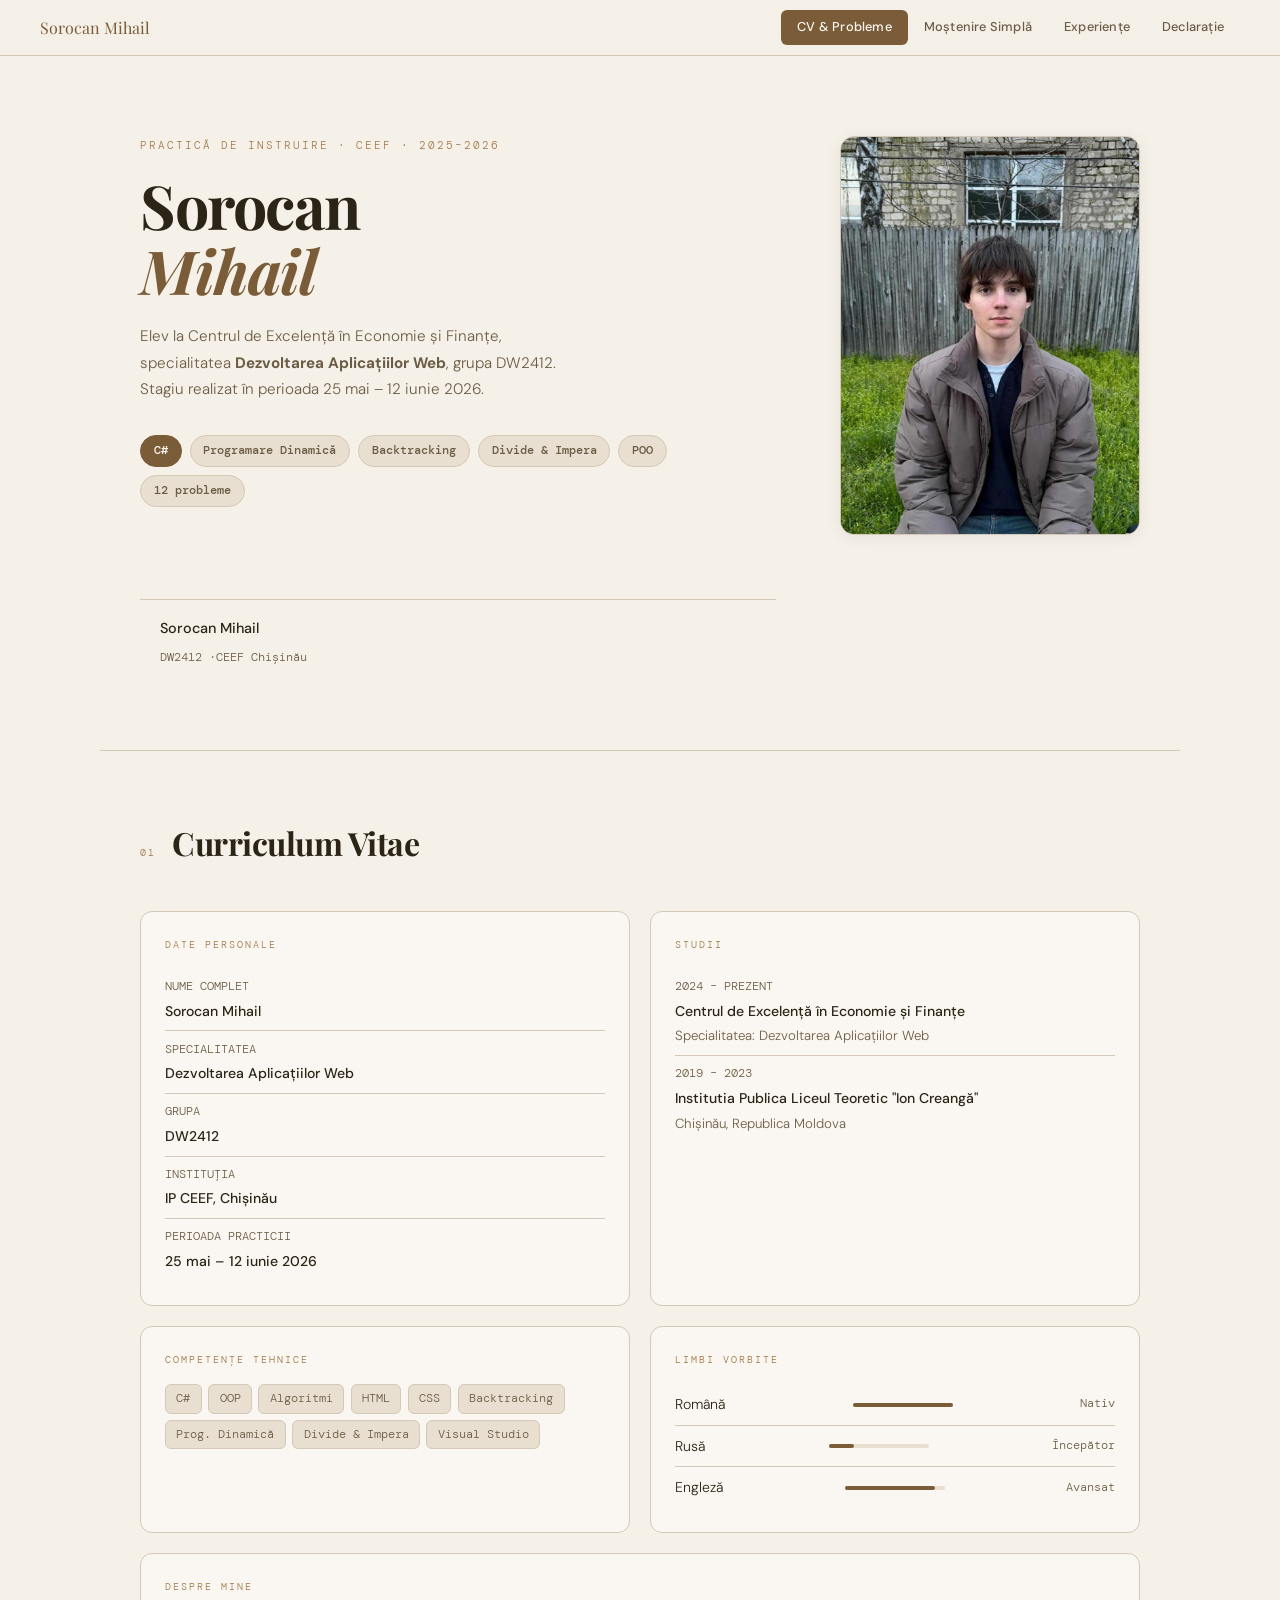
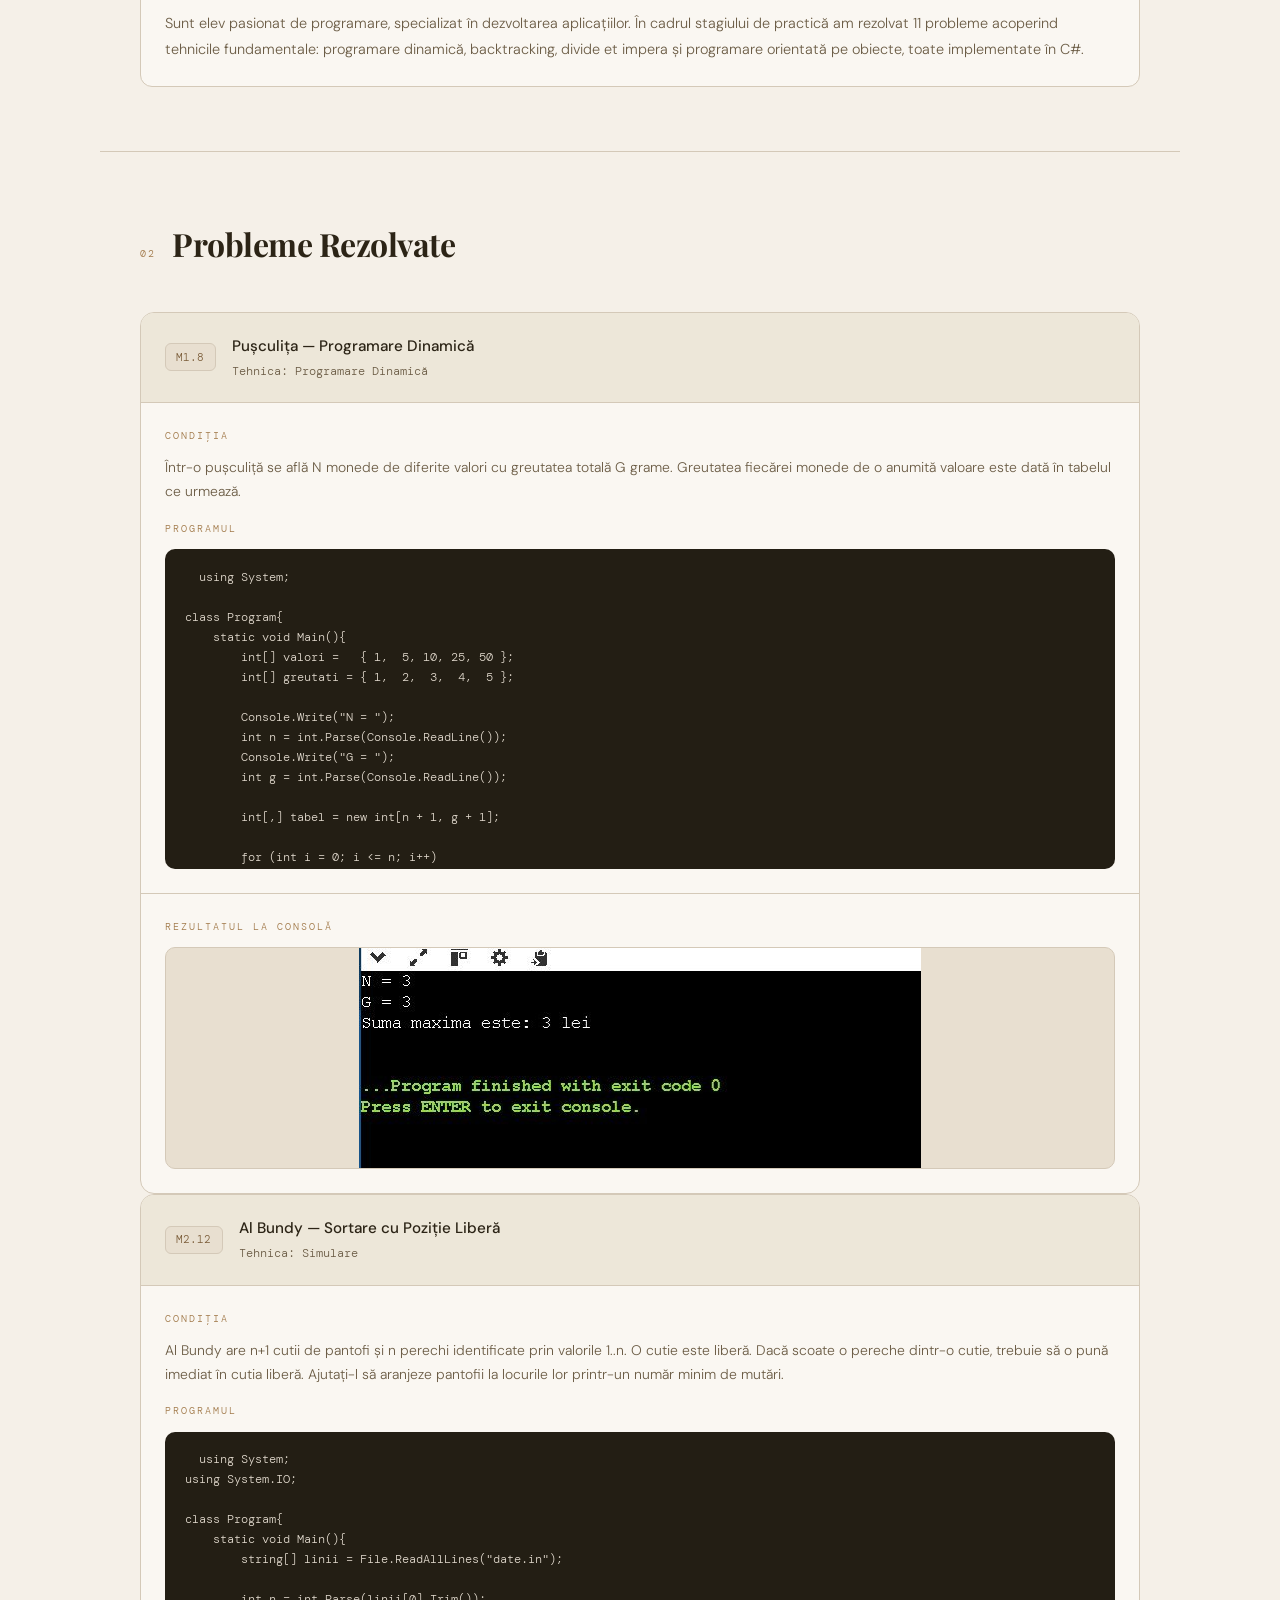
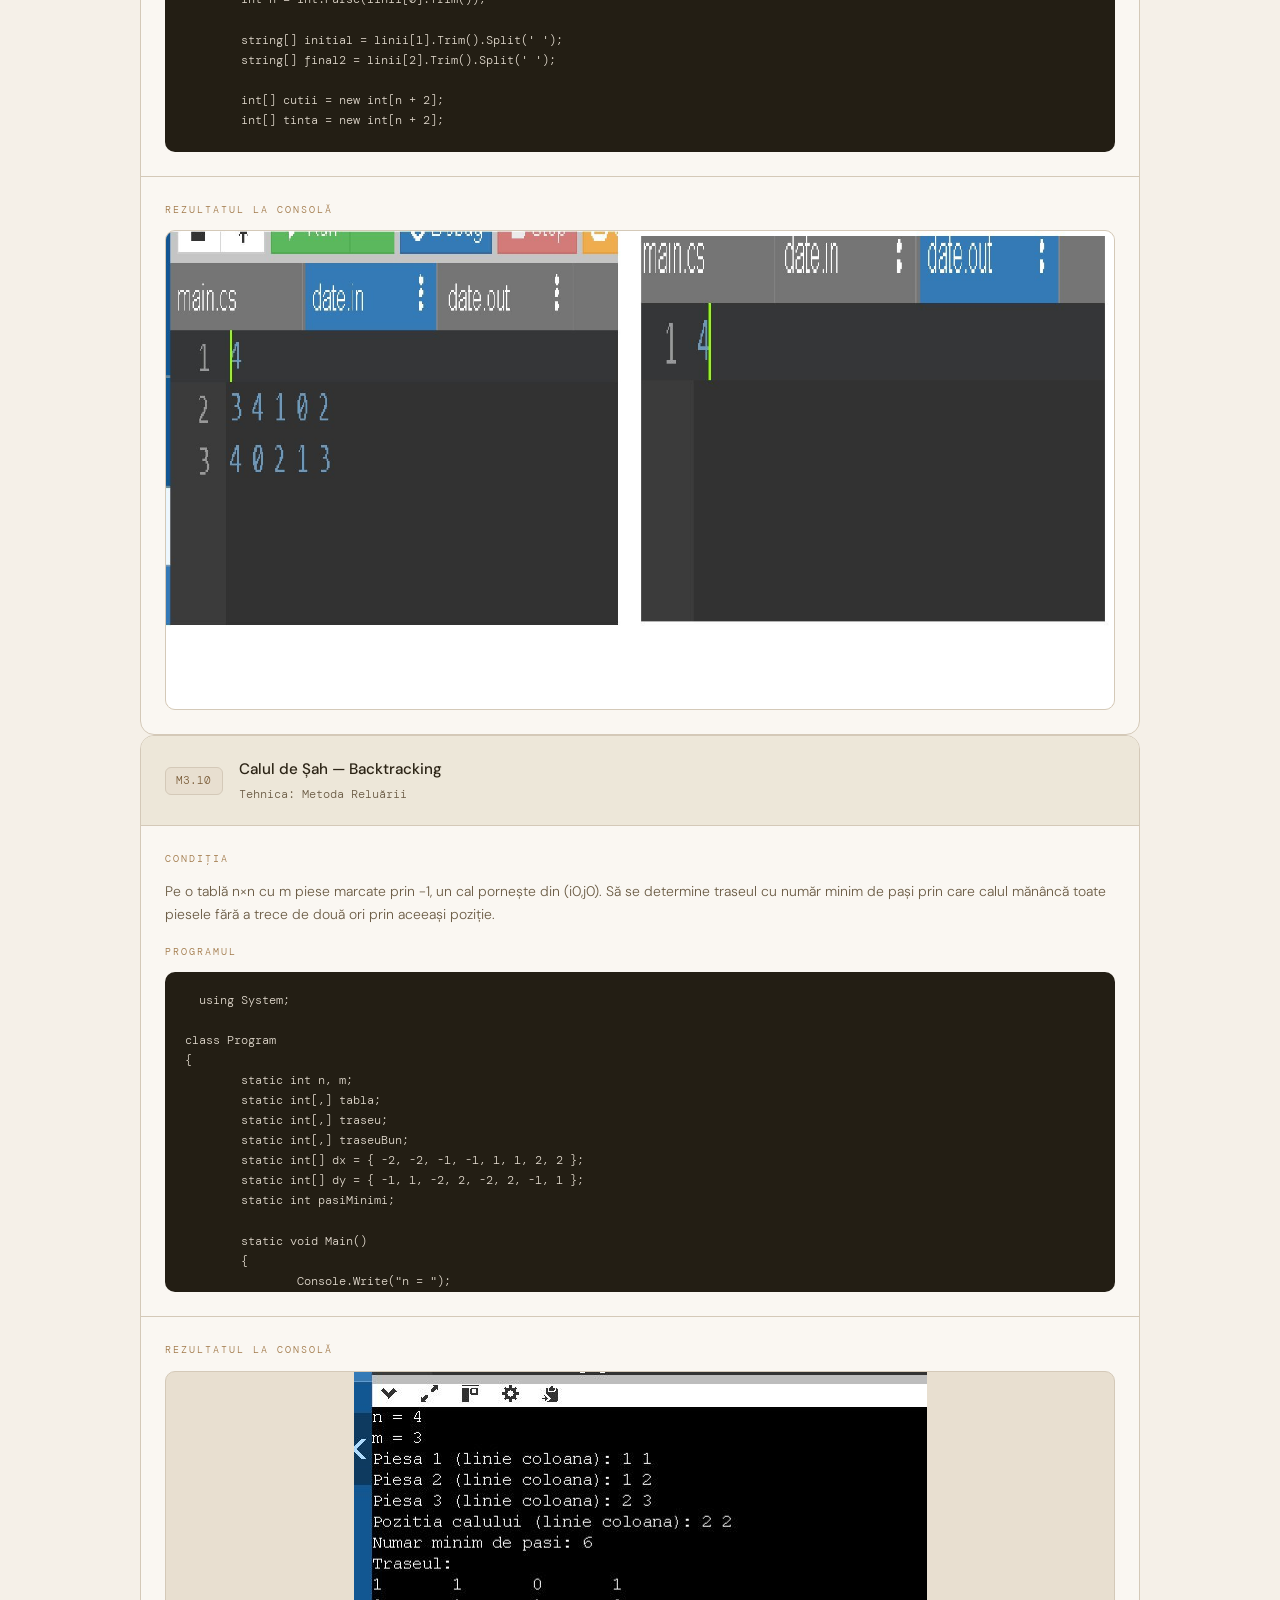
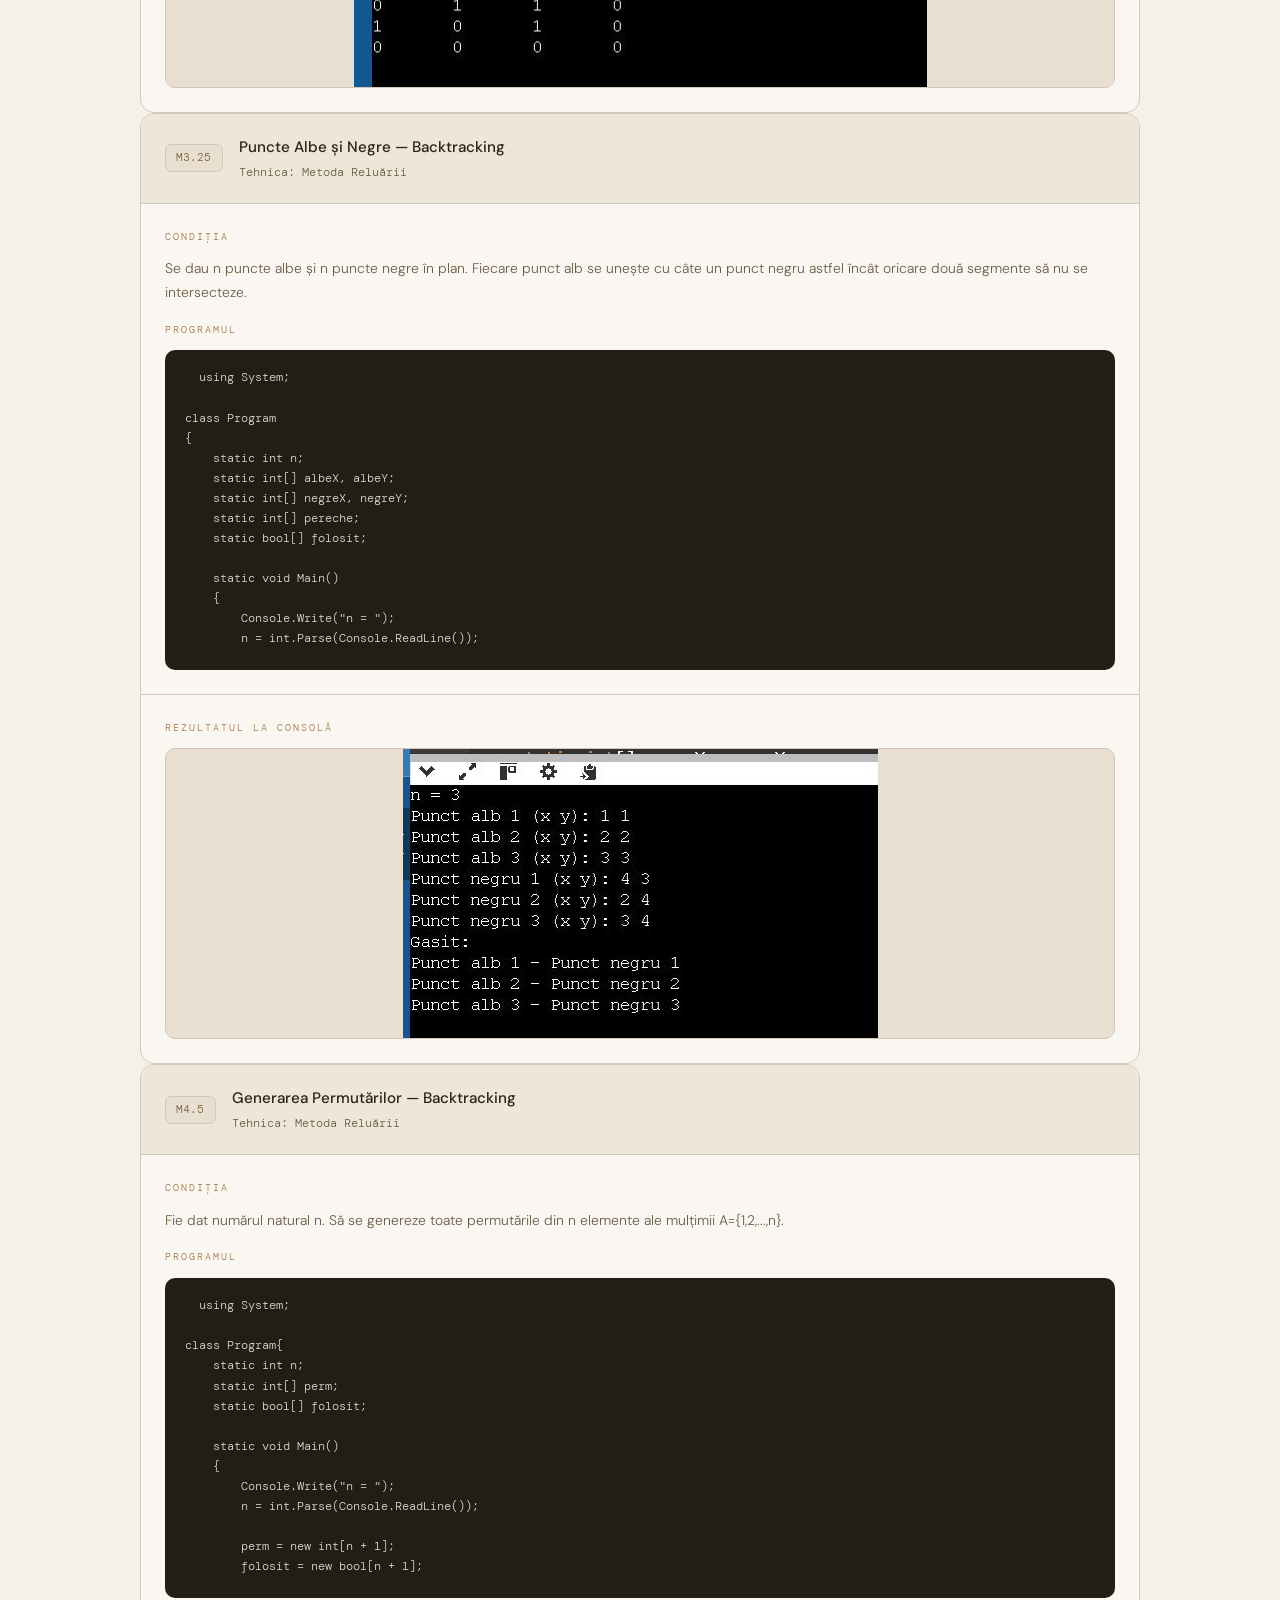
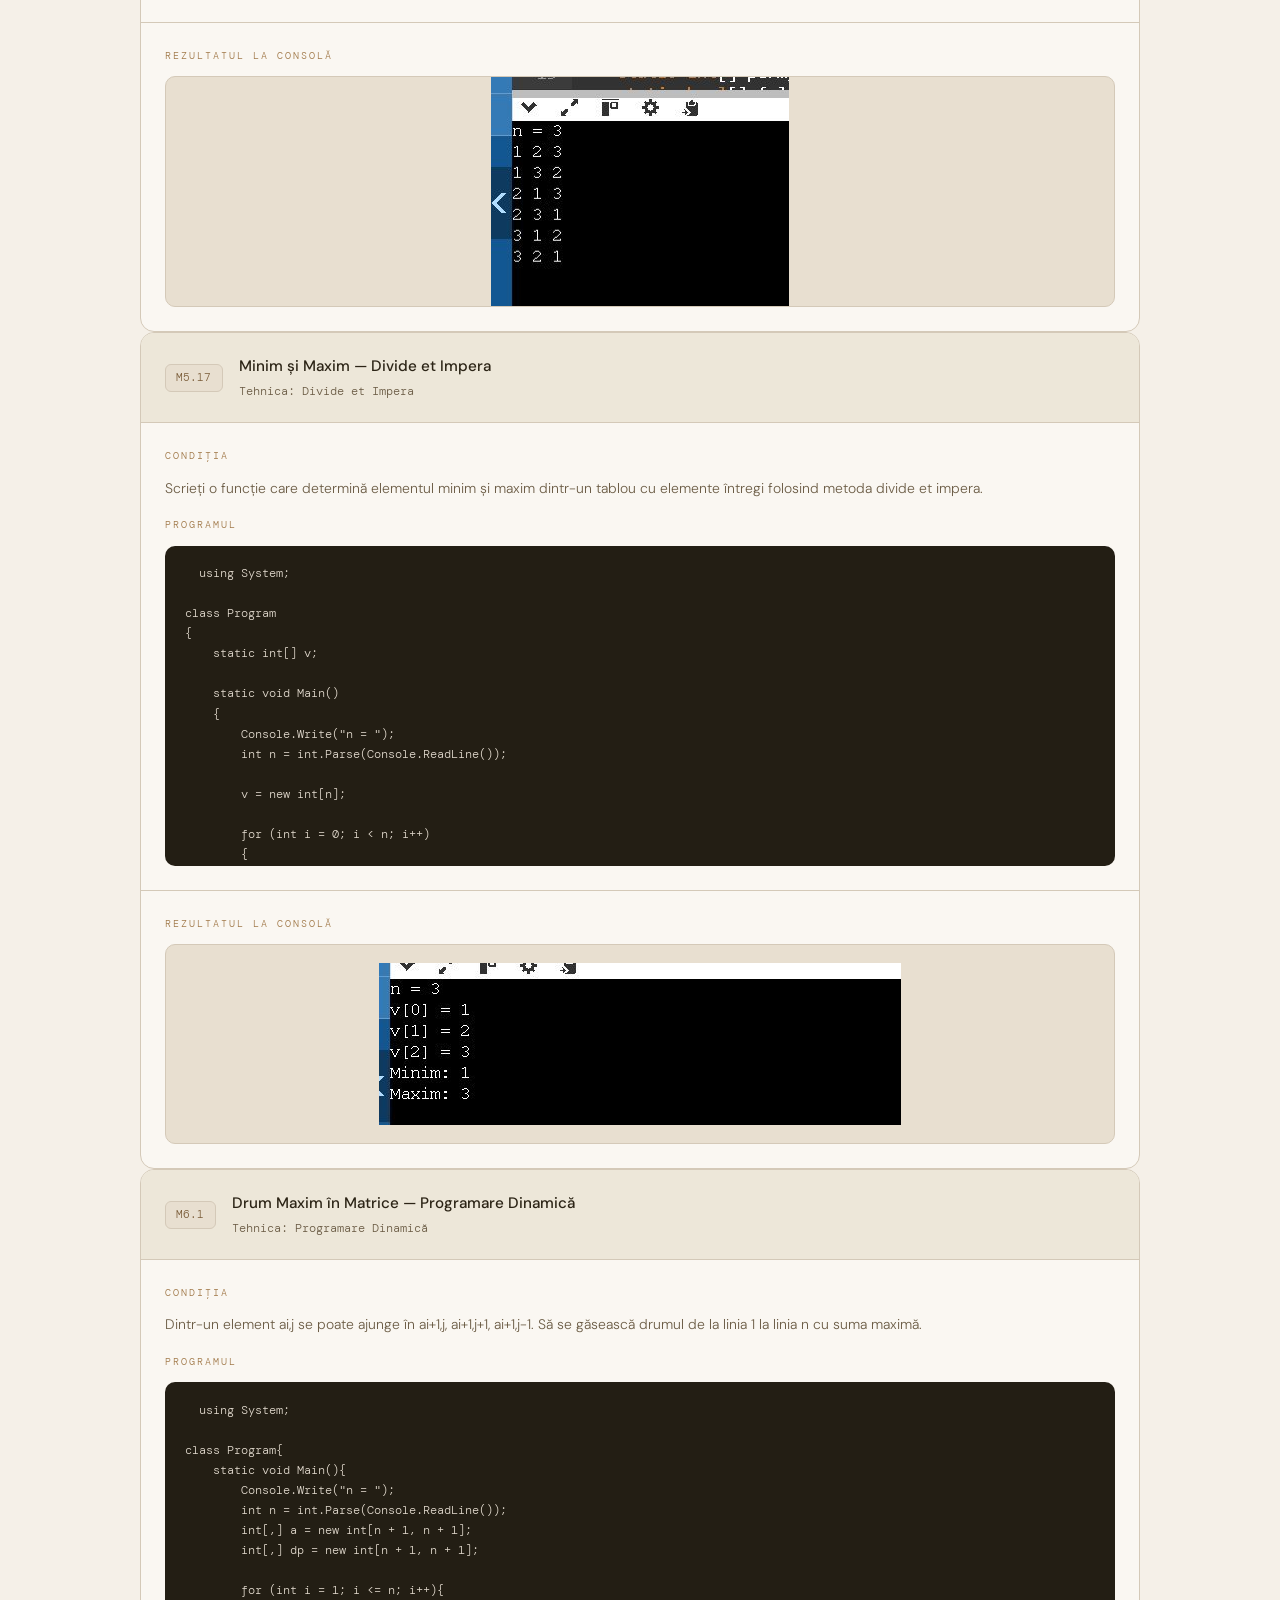
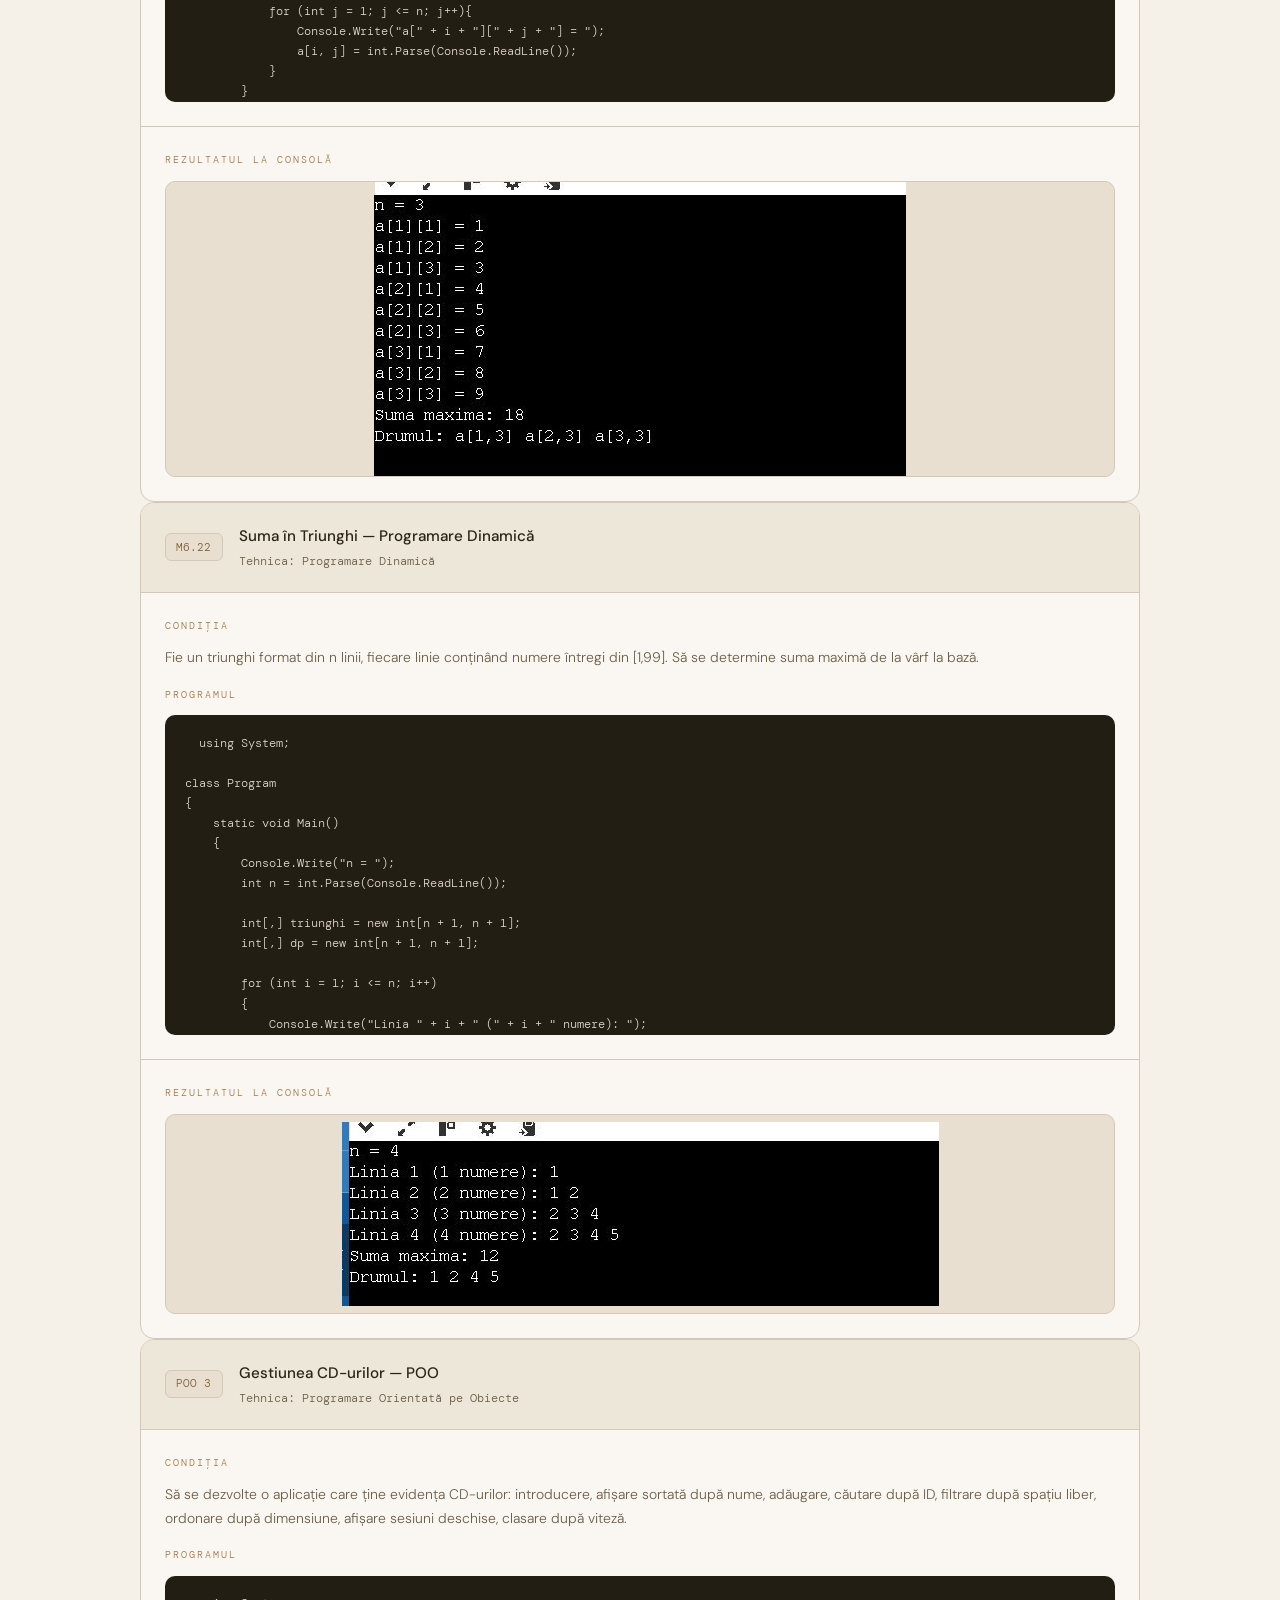
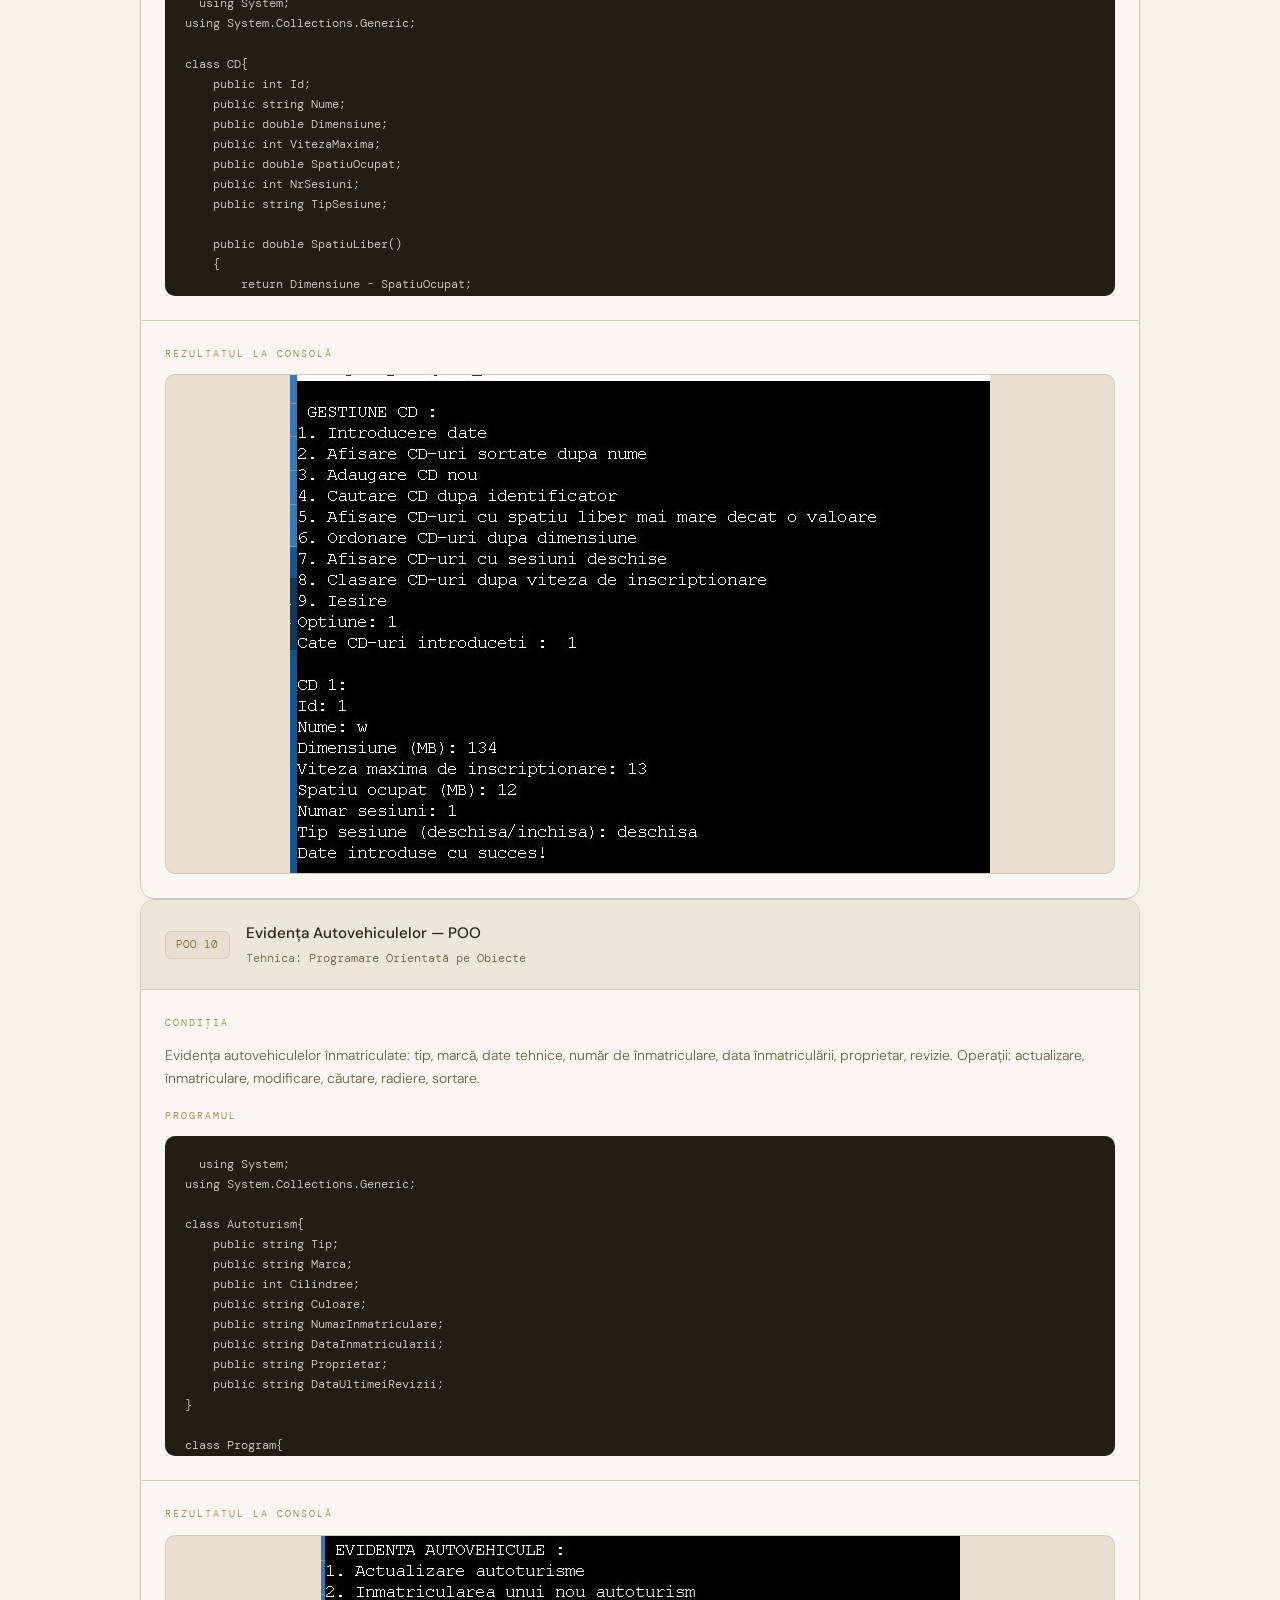
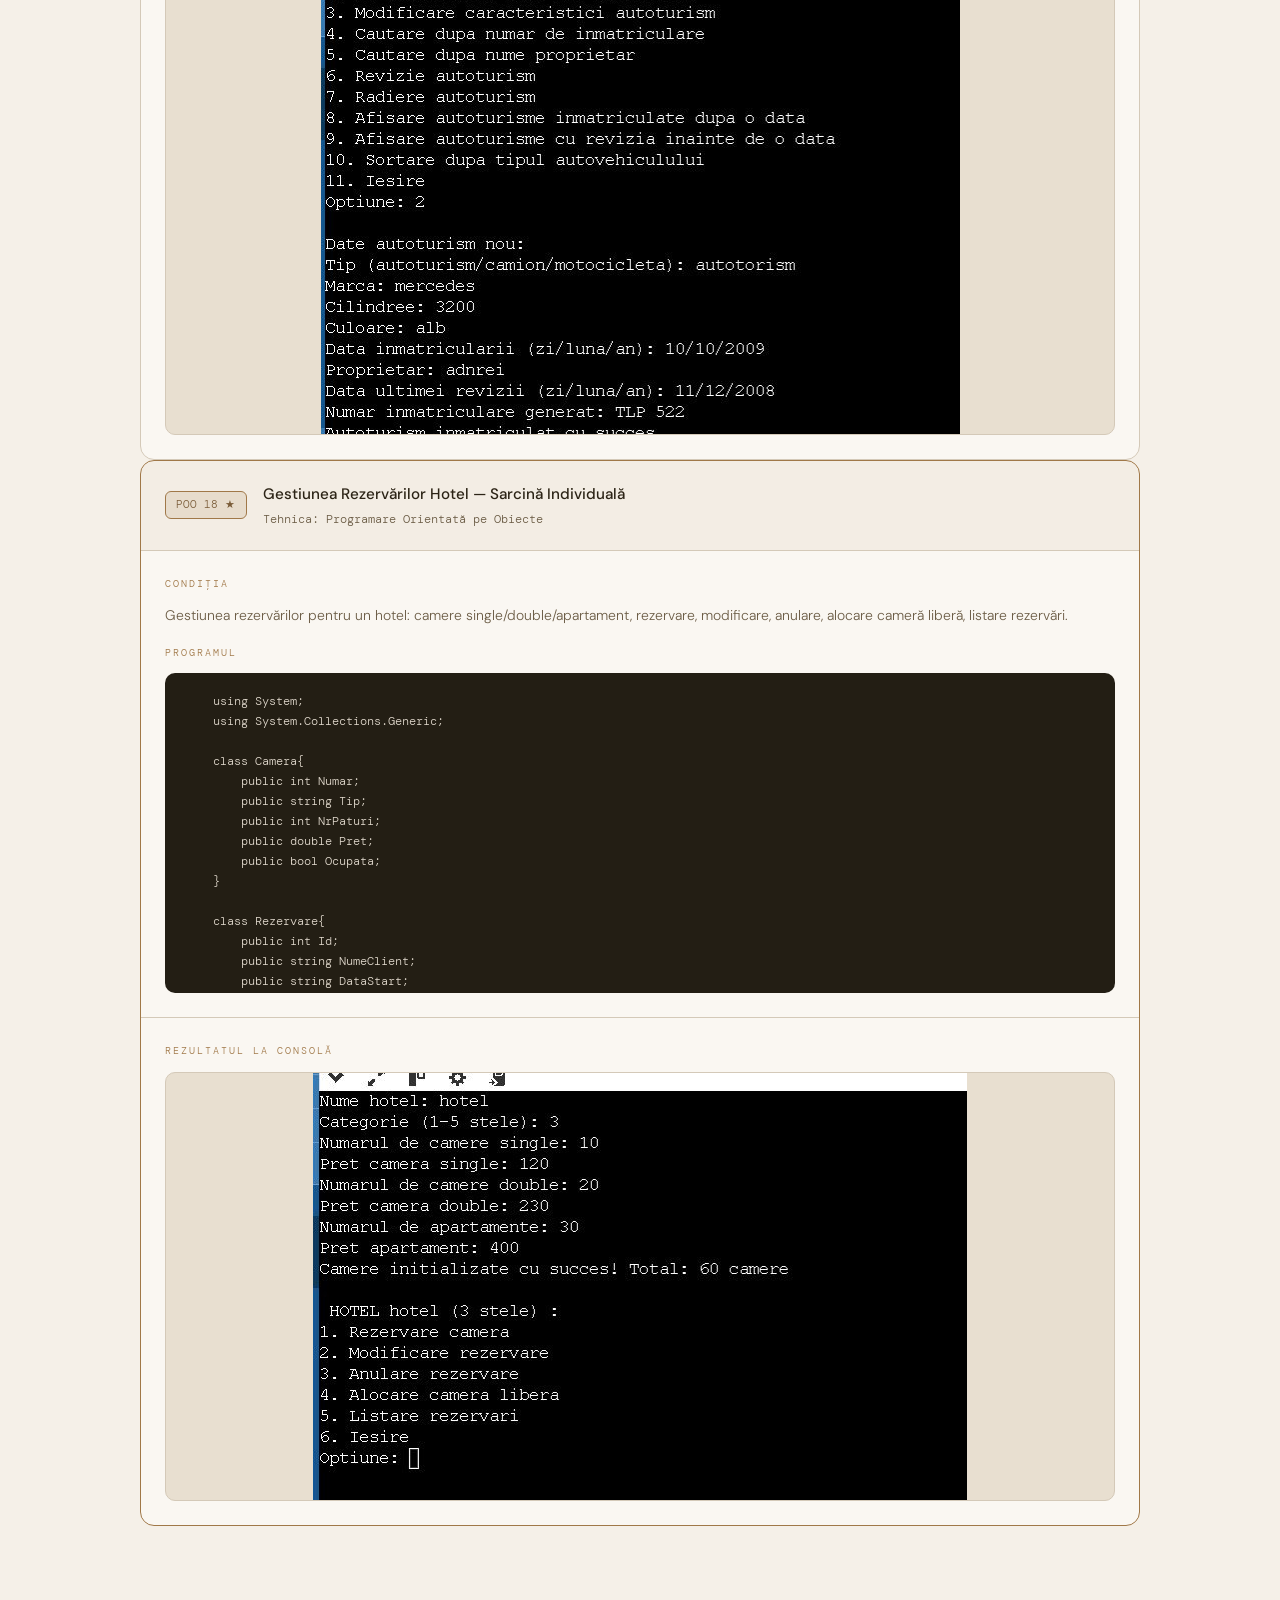
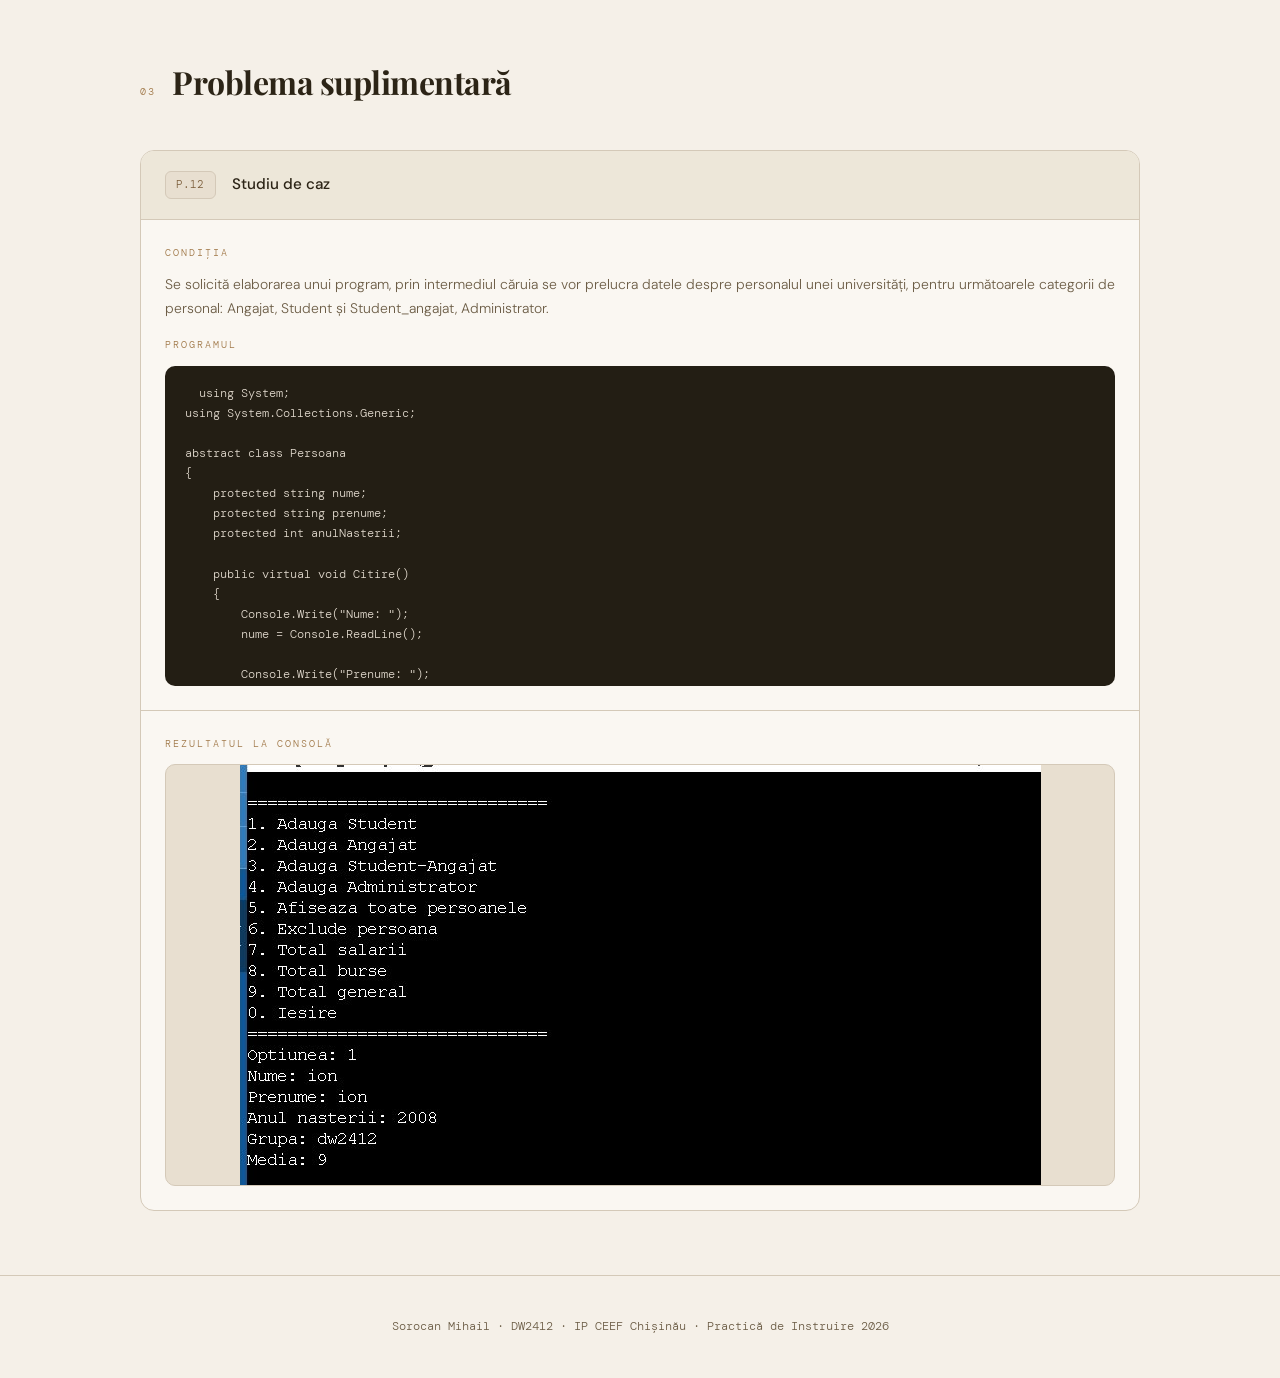
<file: index.html>
<!DOCTYPE html>
<html lang="ro">
<head>
<meta charset="UTF-8">
<meta name="viewport" content="width=device-width, initial-scale=1.0">
<title>Raport Practică — Sorocan Mihail</title>
<link href="https://fonts.googleapis.com/css2?family=Playfair+Display:ital,wght@0,400;0,700;1,400&family=DM+Sans:wght@300;400;500&family=DM+Mono&display=swap" rel="stylesheet">
<link rel="stylesheet" href="style.css">
</head>
<body>

<nav>
  <div class="marca-nav">Sorocan Mihail</div>
  <div class="linkuri-nav">
    <a href="index.html" class="nav-lnk activ">CV &amp; Probleme</a>
    <a href="tema.html" class="nav-lnk">Moștenire Simplă</a>
    <a href="experienta.html" class="nav-lnk">Experiențe</a>
    <a href="declaratie.html" class="nav-lnk">Declarație</a>
  </div>
</nav>

<div class="continut">
  <div class="erou">
    <div>
      <div class="erou-sprancena">Practică de Instruire · CEEF · 2025–2026</div>
      <h1>Sorocan<br><em>Mihail</em></h1>
      <p class="erou-descriere">
        Elev la Centrul de Excelență în Economie și Finanțe,<br>
        specialitatea <strong>Dezvoltarea Aplicațiilor Web</strong>, grupa DW2412.<br>
        Stagiu realizat în perioada 25 mai – 12 iunie 2026.
      </p>
      <div class="etichete">
        <span class="eticheta inchisa">C#</span>
        <span class="eticheta">Programare Dinamică</span>
        <span class="eticheta">Backtracking</span>
        <span class="eticheta">Divide &amp; Impera</span>
        <span class="eticheta">POO</span>
        <span class="eticheta">12 probleme</span>
      </div>
    </div>

    <div class="card-foto">
      <div class="zona-foto">
      <img src="poza.jpg" alt="Sorocan Mihail">
        </div>
      </div>
      <div class="legenda-foto">
        <strong>Sorocan Mihail</strong>
        <span>DW2412 ·CEEF Chișinău</span>
      </div>
    </div>
  </div>

  <hr class="separator">

 
  <div class="sectiune">
    <div class="cap-sectiune">
      <span class="numar-sectiune">01</span>
      <h2 class="titlu-sectiune">Curriculum Vitae</h2>
    </div>
    <div class="grila-cv">

      <div class="card-cv">
        <div class="eticheta-card">Date personale</div>
        <div class="rand"><div class="eticheta-rand">NUME COMPLET</div><strong>Sorocan Mihail</strong></div>
        <div class="rand"><div class="eticheta-rand">SPECIALITATEA</div><strong>Dezvoltarea Aplicațiilor Web</strong></div>
        <div class="rand"><div class="eticheta-rand">GRUPA</div><strong>DW2412</strong></div>
        <div class="rand"><div class="eticheta-rand">INSTITUȚIA</div><strong>IP CEEF, Chișinău</strong></div>
        <div class="rand"><div class="eticheta-rand">PERIOADA PRACTICII</div><strong>25 mai – 12 iunie 2026</strong></div>
      </div>

      <div class="card-cv">
        <div class="eticheta-card">Studii</div>
        <div class="rand">
          <div class="eticheta-rand">2024 – PREZENT</div>
          <strong>Centrul de Excelență în Economie și Finanțe</strong><br>
          <span style="font-size:.83rem;color:var(--text2)">Specialitatea: Dezvoltarea Aplicațiilor Web</span>
        </div>
        <div class="rand">
          <div class="eticheta-rand">2019 – 2023</div>
          <strong> Institutia Publica Liceul Teoretic "Ion Creangă"</strong><br>
          <span style="font-size:.83rem;color:var(--text2)">Chișinău, Republica Moldova</span>
        </div>
      </div>

      <div class="card-cv">
        <div class="eticheta-card">Competențe tehnice</div>
        <div class="etichete-skill">
          <span class="skill">C#</span>
          <span class="skill">OOP</span>
          <span class="skill">Algoritmi</span>
          <span class="skill">HTML</span>
          <span class="skill">CSS</span>
          <span class="skill">Backtracking</span>
          <span class="skill">Prog. Dinamică</span>
          <span class="skill">Divide &amp; Impera</span>
          <span class="skill">Visual Studio</span>
        </div>
      </div>

      <div class="card-cv">
        <div class="eticheta-card">Limbi vorbite</div>
        <div class="rand-limba">
          <span>Română</span>
          <div class="fundal-bara"><div class="bara-limba" style="width:100%"></div></div>
          <span class="text-bara">Nativ</span>
        </div>
        <div class="rand-limba">
          <span>Rusă</span>
          <div class="fundal-bara"><div class="bara-limba" style="width:25%"></div></div>
          <span class="text-bara">Începător</span>
        </div>
        <div class="rand-limba">
          <span>Engleză</span>
          <div class="fundal-bara"><div class="bara-limba" style="width:90%"></div></div>
          <span class="text-bara">Avansat</span>
        </div>
      </div>

      <div class="card-cv" style="grid-column:1/-1">
        <div class="eticheta-card">Despre mine</div>
        <p style="font-size:.9rem;color:var(--text2)">
          Sunt elev pasionat de programare, specializat în dezvoltarea aplicațiilor. În cadrul stagiului de practică am rezolvat 11 probleme acoperind tehnicile fundamentale: programare dinamică, backtracking, divide et impera și programare orientată pe obiecte, toate implementate în C#.
        </p>
      </div>

    </div>
  </div>

  <hr class="separator">

 
  <div class="sectiune">
    <div class="cap-sectiune">
      <span class="numar-sectiune">02</span>
      <h2 class="titlu-sectiune">Probleme Rezolvate</h2>
    </div>

    <div class="probleme">

    
      <div class="problema">
        <div class="antet-problema">
          <span class="tag-problema">M1.8</span>
          <div class="titlu-problema-wrap">
            <div class="nume-problema">Pușculița — Programare Dinamică</div>
            <div class="meta-problema">Tehnica: Programare Dinamică</div>
          </div>
        </div>
        <div class="corp-problema">
          <div class="coloana-problema">
            <div class="eticheta-coloana">Condiția</div>
            <p class="descriere-problema">
              Într-o pușculiță se află N monede de diferite valori cu greutatea totală G grame. Greutatea fiecărei monede de o anumită valoare este dată în tabelul ce urmează.
            </p>
            <div class="eticheta-coloana" style="margin-top:1rem">Programul</div>
<pre>
  using System;

class Program{
    static void Main(){
        int[] valori =   { 1,  5, 10, 25, 50 };
        int[] greutati = { 1,  2,  3,  4,  5 };

        Console.Write("N = ");
        int n = int.Parse(Console.ReadLine());
        Console.Write("G = ");
        int g = int.Parse(Console.ReadLine());

        int[,] tabel = new int[n + 1, g + 1];

        for (int i = 0; i <= n; i++)
            for (int j = 0; j <= g; j++)
                tabel[i, j] = -1;

        tabel[0, 0] = 0;

        for (int i = 1; i <= n; i++){
            for (int j = 0; j <= g; j++){
                for (int t = 0; t < valori.Length; t++){
                    if (j >= greutati[t] && tabel[i - 1, j - greutati[t]] != -1){
                        int suma = tabel[i - 1, j - greutati[t]] + valori[t];
                        if (suma > tabel[i, j])
                            tabel[i, j] = suma;
                    }
                }
            }
        }

        if (tabel[n, g] == -1)
            Console.WriteLine("Nu exista  o combinatie valida pentru N=" + n + " monede si G=" + g + "g");
        else
            Console.WriteLine("Suma maxima este: " + tabel[n, g] + " lei");
    }
}
</pre>
          </div>
          <div class="coloana-problema">
            <div class="eticheta-coloana">Rezultatul la consolă</div>
            <div class="cadru-output">
              
            <img src="1.png" alt="Output">
              </div>
            </div>
          </div>
        </div>
      </div>

      
      <div class="problema">
        <div class="antet-problema">
          <span class="tag-problema">M2.12</span>
          <div class="titlu-problema-wrap">
            <div class="nume-problema">Al Bundy — Sortare cu Poziție Liberă</div>
            <div class="meta-problema">Tehnica: Simulare</div>
          </div>
        </div>
        <div class="corp-problema">
          <div class="coloana-problema">
            <div class="eticheta-coloana">Condiția</div>
            <p class="descriere-problema">Al Bundy are n+1 cutii de pantofi și n perechi identificate prin valorile 1..n. O cutie este liberă. Dacă scoate o pereche dintr-o cutie, trebuie să o pună imediat în cutia liberă. Ajutați-l să aranjeze pantofii la locurile lor printr-un număr minim de mutări.</p>
            <div class="eticheta-coloana" style="margin-top:1rem">Programul</div>
<pre>
  using System;
using System.IO;

class Program{
    static void Main(){
        string[] linii = File.ReadAllLines("date.in");

        int n = int.Parse(linii[0].Trim());

        string[] initial = linii[1].Trim().Split(' ');
        string[] final2 = linii[2].Trim().Split(' ');

        int[] cutii = new int[n + 2];
        int[] tinta = new int[n + 2];

        for (int i = 1; i <= n + 1; i++)
            cutii[i] = int.Parse(initial[i - 1]);

        for (int i = 1; i <= n + 1; i++)
            tinta[i] = int.Parse(final2[i - 1]);

        int mutari = 0;
        bool gata = false;

        while (!gata){
            int liber = 0;
            for (int i = 1; i <= n + 1; i++)
                if (cutii[i] == 0)
                    liber = i;

            gata = true;
            for (int i = 1; i <= n + 1; i++)
            {
                if (cutii[i] != tinta[i])
                {
                    gata = false;
                    break;
                }
            }

            if (gata) break;

            bool mutat = false;
            for (int i = 1; i <= n + 1; i++){
                if (tinta[liber] != 0 && cutii[i] == tinta[liber]){
                    cutii[liber] = cutii[i];
                    cutii[i] = 0;
                    mutari++;
                    mutat = true;
                    break;
                }
            }

            if (!mutat){
                for (int i = 1; i <= n + 1; i++)
                {
                    if (cutii[i] != 0 && cutii[i] != tinta[i])
                    {
                        cutii[liber] = cutii[i];
                        cutii[i] = 0;
                        mutari++;
                        break;
                    }
                }
            }
        }

        File.WriteAllText("date.out", mutari.ToString());
    }
}
</pre>
          </div>
          <div class="coloana-problema">
            <div class="eticheta-coloana">Rezultatul la consolă</div>
            <div class="cadru-output">
            <img src="221.png" alt="Output">
            </div>
          </div>
        </div>
      </div>

      
      <div class="problema">
        <div class="antet-problema">
          <span class="tag-problema">M3.10</span>
          <div class="titlu-problema-wrap">
            <div class="nume-problema">Calul de Șah — Backtracking</div>
            <div class="meta-problema">Tehnica: Metoda Reluării</div>
          </div>
        </div>
        <div class="corp-problema">
          <div class="coloana-problema">
            <div class="eticheta-coloana">Condiția</div>
            <p class="descriere-problema">Pe o tablă n×n cu m piese marcate prin -1, un cal pornește din (i0,j0). Să se determine traseul cu număr minim de pași prin care calul mănâncă toate piesele fără a trece de două ori prin aceeași poziție.</p>
            <div class="eticheta-coloana" style="margin-top:1rem">Programul</div>
<pre>
  using System;

class Program
{
	static int n, m;
	static int[,] tabla;
	static int[,] traseu;
	static int[,] traseuBun;
	static int[] dx = { -2, -2, -1, -1, 1, 1, 2, 2 };
	static int[] dy = { -1, 1, -2, 2, -2, 2, -1, 1 };
	static int pasiMinimi;

	static void Main()
	{
		Console.Write("n = ");
		n = int.Parse(Console.ReadLine());

		Console.Write("m = ");
		m = int.Parse(Console.ReadLine());

		tabla = new int[n + 1, n + 1];
		traseu = new int[n + 1, n + 1];
		traseuBun = new int[n + 1, n + 1];

		for (int i = 0; i < m; i++)
		{
			Console.Write("Piesa " + (i + 1) + " (linie coloana): ");
			string[] coords = Console.ReadLine().Split(' ');
			int li = int.Parse(coords[0]);
			int col = int.Parse(coords[1]);
			tabla[li, col] = -1;
		}

		Console.Write("Pozitia calului (linie coloana): ");
		string[] start = Console.ReadLine().Split(' ');
		int i0 = int.Parse(start[0]);
		int j0 = int.Parse(start[1]);

		pasiMinimi = int.MaxValue;

		int mancateStart = 0;
		if (tabla[i0, j0] == -1)
			mancateStart = 1;

		traseu[i0, j0] = 1;
		Backtrack(i0, j0, 1, mancateStart);
		traseu[i0, j0] = 0;

		if (pasiMinimi == int.MaxValue)
		{
			Console.WriteLine("Nu exista traseu valid!");
		}
		else
		{
			Console.WriteLine("Numar minim de pasi: " + (pasiMinimi - 1));
			Console.WriteLine("Traseul:");
			for (int i = 1; i <= n; i++)
			{
				for (int j = 1; j <= n; j++)
					Console.Write(traseuBun[i, j] + "\t");
				Console.WriteLine();
			}
		}
	}

	static void Backtrack(int x, int y, int pas, int mancate)
	{

		if (pas >= pasiMinimi)
			return;


		if (mancate == m)
		{
			if (pas < pasiMinimi)
			{
				pasiMinimi = pas;
				for (int i = 1; i <= n; i++)
					for (int j = 1; j <= n; j++)
						traseuBun[i, j] = traseu[i, j];
			}
			return;
		}

		for (int d = 0; d < 8; d++)
		{
			int nx = x + dx[d];
			int ny = y + dy[d];

			if (nx >= 1 && nx <= n && ny >= 1 && ny <= n && traseu[nx, ny] < 2)
			{
				int mancat = 0;
				if (tabla[nx, ny] == -1 && traseu[nx, ny] == 0)
					mancat = 1;

				traseu[nx, ny]++;
				Backtrack(nx, ny, pas + 1, mancate + mancat);
				traseu[nx, ny]--;
			}
		}
	}
}
</pre>
          </div>
          <div class="coloana-problema">
            <div class="eticheta-coloana">Rezultatul la consolă</div>
            <div class="cadru-output">
              <img src="3.png" alt="Output">
            </div>
          </div>
        </div>
      </div>


      <div class="problema">
        <div class="antet-problema">
          <span class="tag-problema">M3.25</span>
          <div class="titlu-problema-wrap">
            <div class="nume-problema">Puncte Albe și Negre — Backtracking</div>
            <div class="meta-problema">Tehnica: Metoda Reluării</div>
          </div>
        </div>
        <div class="corp-problema">
          <div class="coloana-problema">
            <div class="eticheta-coloana">Condiția</div>
            <p class="descriere-problema">Se dau n puncte albe și n puncte negre în plan. Fiecare punct alb se unește cu câte un punct negru astfel încât oricare două segmente să nu se intersecteze.</p>
            <div class="eticheta-coloana" style="margin-top:1rem">Programul</div>
<pre>
  using System;

class Program
{
    static int n;
    static int[] albeX, albeY;
    static int[] negreX, negreY;
    static int[] pereche;
    static bool[] folosit;

    static void Main()
    {
        Console.Write("n = ");
        n = int.Parse(Console.ReadLine());

        albeX = new int[n];
        albeY = new int[n];
        negreX = new int[n];
        negreY = new int[n];
        pereche = new int[n];
        folosit = new bool[n];

        for (int i = 0; i < n; i++)
        {
            Console.Write("Punct alb " + (i + 1) + " (x y): ");
            string[] coords = Console.ReadLine().Split(' ');
            albeX[i] = int.Parse(coords[0]);
            albeY[i] = int.Parse(coords[1]);
        }

        for (int i = 0; i < n; i++)
        {
            Console.Write("Punct negru " + (i + 1) + " (x y): ");
            string[] coords = Console.ReadLine().Split(' ');
            negreX[i] = int.Parse(coords[0]);
            negreY[i] = int.Parse(coords[1]);
        }

        for (int i = 0; i < n; i++)
            pereche[i] = -1;

        if (Backtrack(0))
        {
            Console.WriteLine("Gasit:");
            for (int i = 0; i < n; i++)
                Console.WriteLine("Punct alb " + (i + 1) + " - Punct negru " + (pereche[i] + 1));
        }
        else
        {
            Console.WriteLine("Nu exista");
        }
    }

    static bool Backtrack(int index)
    {
        if (index == n)
            return true;

        for (int j = 0; j < n; j++)
        {
            if (!folosit[j])
            {
                if (!SeIntersecteaza(index, j))
                {
                    pereche[index] = j;
                    folosit[j] = true;

                    if (Backtrack(index + 1))
                        return true;

                    pereche[index] = -1;
                    folosit[j] = false;
                }
            }
        }

        return false;
    }

    static bool SeIntersecteaza(int alb, int negru)
    {
        for (int i = 0; i < alb; i++)
        {
            int j = pereche[i];
            if (Intersect(albeX[i], albeY[i], negreX[j], negreY[j],
                          albeX[alb], albeY[alb], negreX[negru], negreY[negru]))
                return true;
        }
        return false;
    }

    static long Cross(long ax, long ay, long bx, long by, long cx, long cy){
        return (bx - ax) * (cy - ay) - (by - ay) * (cx - ax);
    }

    static bool Intersect(long ax, long ay, long bx, long by, long cx, long cy, long dx, long dy)
    {
        long d1 = Cross(cx, cy, dx, dy, ax, ay);
        long d2 = Cross(cx, cy, dx, dy, bx, by);
        long d3 = Cross(ax, ay, bx, by, cx, cy);
        long d4 = Cross(ax, ay, bx, by, dx, dy);

        if (d1 * d2 < 0 && d3 * d4 < 0)
            return true;

        return false;
    }
}
</pre>
          </div>
          <div class="coloana-problema">
            <div class="eticheta-coloana">Rezultatul la consolă</div>
            <div class="cadru-output">
            <img src="4.png" alt="Output">
            </div>
          </div>
        </div>
      </div>

     
      <div class="problema">
        <div class="antet-problema">
          <span class="tag-problema">M4.5</span>
          <div class="titlu-problema-wrap">
            <div class="nume-problema">Generarea Permutărilor — Backtracking</div>
            <div class="meta-problema">Tehnica: Metoda Reluării</div>
          </div>
        </div>
        <div class="corp-problema">
          <div class="coloana-problema">
            <div class="eticheta-coloana">Condiția</div>
            <p class="descriere-problema">Fie dat numărul natural n. Să se genereze toate permutările din n elemente ale mulțimii A={1,2,...,n}.</p>
            <div class="eticheta-coloana" style="margin-top:1rem">Programul</div>
<pre>
  using System;

class Program{
    static int n;
    static int[] perm;
    static bool[] folosit;

    static void Main()
    {
        Console.Write("n = ");
        n = int.Parse(Console.ReadLine());

        perm = new int[n + 1];
        folosit = new bool[n + 1];

        Backtrack(1);
    }

    static void Backtrack(int nivel){
        if (nivel == n + 1){
            for (int i = 1; i <= n; i++)
                Console.Write(perm[i] + " ");
            Console.WriteLine();
            return;
        }

        for (int i = 1; i <= n; i++){
            if (!folosit[i]){
                perm[nivel] = i;
                folosit[i] = true;

                Backtrack(nivel + 1);

                perm[nivel] = 0;
                folosit[i] = false;
            }
        }
    }
}
</pre>
          </div>
          <div class="coloana-problema">
            <div class="eticheta-coloana">Rezultatul la consolă</div>
            <div class="cadru-output">
              <img src="5.png" alt="Output">
            </div>
          </div>
        </div>
      </div>

      
      <div class="problema">
        <div class="antet-problema">
          <span class="tag-problema">M5.17</span>
          <div class="titlu-problema-wrap">
            <div class="nume-problema">Minim și Maxim — Divide et Impera</div>
            <div class="meta-problema">Tehnica: Divide et Impera</div>
          </div>
        </div>
        <div class="corp-problema">
          <div class="coloana-problema">
            <div class="eticheta-coloana">Condiția</div>
            <p class="descriere-problema">Scrieți o funcție care determină elementul minim și maxim dintr-un tablou cu elemente întregi folosind metoda divide et impera.</p>
            <div class="eticheta-coloana" style="margin-top:1rem">Programul</div>
<pre>
  using System;

class Program
{
    static int[] v;

    static void Main()
    {
        Console.Write("n = ");
        int n = int.Parse(Console.ReadLine());

        v = new int[n];

        for (int i = 0; i < n; i++)
        {
            Console.Write("v[" + i + "] = ");
            v[i] = int.Parse(Console.ReadLine());
        }

        int min = 0;
        int max = 0;

        MinMax(0, n - 1, ref min, ref max);

        Console.WriteLine("Minim: " + min);
        Console.WriteLine("Maxim: " + max);
    }

    static void MinMax(int st, int dr, ref int min, ref int max){

        if (st == dr){
            min = v[st];
            max = v[st];
            return;
        }

    
        if (dr == st + 1){
            if (v[st] < v[dr])
            {
                min = v[st];
                max = v[dr];
            }
            else
            {
                min = v[dr];
                max = v[st];
            }
            return;
        }

        int mij = (st + dr) / 2;
        int minSt = 0, maxSt = 0;
        int minDr = 0, maxDr = 0;

        MinMax(st, mij, ref minSt, ref maxSt);
        MinMax(mij + 1, dr, ref minDr, ref maxDr);


        if (minSt < minDr)
            min = minSt;
        else
            min = minDr;

        if (maxSt > maxDr)
            max = maxSt;
        else
            max = maxDr;
    }
}
</pre>
          </div>
          <div class="coloana-problema">
            <div class="eticheta-coloana">Rezultatul la consolă</div>
            <div class="cadru-output">
              <img src="7.png" alt="Output">
            </div>
          </div>
        </div>
      </div>

      
      <div class="problema">
        <div class="antet-problema">
          <span class="tag-problema">M6.1</span>
          <div class="titlu-problema-wrap">
            <div class="nume-problema">Drum Maxim în Matrice — Programare Dinamică</div>
            <div class="meta-problema">Tehnica: Programare Dinamică</div>
          </div>
        </div>
        <div class="corp-problema">
          <div class="coloana-problema">
            <div class="eticheta-coloana">Condiția</div>
            <p class="descriere-problema">Dintr-un element ai,j se poate ajunge în ai+1,j, ai+1,j+1, ai+1,j-1. Să se găsească drumul de la linia 1 la linia n cu suma maximă.</p>
            <div class="eticheta-coloana" style="margin-top:1rem">Programul</div>
<pre>
  using System;

class Program{
    static void Main(){
        Console.Write("n = ");
        int n = int.Parse(Console.ReadLine());
        int[,] a = new int[n + 1, n + 1];
        int[,] dp = new int[n + 1, n + 1];

        for (int i = 1; i <= n; i++){
            for (int j = 1; j <= n; j++){
                Console.Write("a[" + i + "][" + j + "] = ");
                a[i, j] = int.Parse(Console.ReadLine());
            }
        }

        for (int j = 1; j <= n; j++)
            dp[1, j] = a[1, j];

        for (int i = 2; i <= n; i++){
            for (int j = 1; j <= n; j++){
                int maxPrecedent = dp[i - 1, j]; 

                if (j > 1 && dp[i - 1, j - 1] > maxPrecedent)
                    maxPrecedent = dp[i - 1, j - 1]; 

                if (j < n && dp[i - 1, j + 1] > maxPrecedent)
                    maxPrecedent = dp[i - 1, j + 1]; 

                dp[i, j] = a[i, j] + maxPrecedent;
            }
        }

        int sumaMax = dp[n, 1];
        int colMax = 1;
        for (int j = 2; j <= n; j++)
        {
            if (dp[n, j] > sumaMax)
            {
                sumaMax = dp[n, j];
                colMax = j;
            }
        }

        int[] drum = new int[n + 1];
        drum[n] = colMax;

        for (int i = n - 1; i >= 1; i--)
        {
            int j = drum[i + 1];
            int best = j;

            if (j > 1 && dp[i, j - 1] > dp[i, best])
                best = j - 1;

            if (j < n && dp[i, j + 1] > dp[i, best])
                best = j + 1;

            drum[i] = best;
        }

        Console.WriteLine("Suma maxima: " + sumaMax);
        Console.Write("Drumul: ");
        for (int i = 1; i <= n; i++)
            Console.Write("a[" + i + "," + drum[i] + "] ");
        Console.WriteLine();
    }
}
</pre>
          </div>
          <div class="coloana-problema">
            <div class="eticheta-coloana">Rezultatul la consolă</div>
            <div class="cadru-output">
              <img src="8.png" alt="Output">
            </div>
          </div>
        </div>
      </div>

      
      <div class="problema">
        <div class="antet-problema">
          <span class="tag-problema">M6.22</span>
          <div class="titlu-problema-wrap">
            <div class="nume-problema">Suma în Triunghi — Programare Dinamică</div>
            <div class="meta-problema">Tehnica: Programare Dinamică</div>
          </div>
        </div>
        <div class="corp-problema">
          <div class="coloana-problema">
            <div class="eticheta-coloana">Condiția</div>
            <p class="descriere-problema">Fie un triunghi format din n linii, fiecare linie conținând numere întregi din [1,99]. Să se determine suma maximă de la vârf la bază.</p>
            <div class="eticheta-coloana" style="margin-top:1rem">Programul</div>
<pre>
  using System;

class Program
{
    static void Main()
    {
        Console.Write("n = ");
        int n = int.Parse(Console.ReadLine());

        int[,] triunghi = new int[n + 1, n + 1];
        int[,] dp = new int[n + 1, n + 1];

        for (int i = 1; i <= n; i++)
        {
            Console.Write("Linia " + i + " (" + i + " numere): ");
            string[] vals = Console.ReadLine().Split(' ');
            for (int j = 1; j <= i; j++)
                triunghi[i, j] = int.Parse(vals[j - 1]);
        }

 
        dp[1, 1] = triunghi[1, 1];

        for (int i = 2; i <= n; i++){
            for (int j = 1; j <= i; j++){
                int maxPrecedent = 0;

         
                if (j > 1)
                    maxPrecedent = dp[i - 1, j - 1];

       
                if (j <= i - 1 && dp[i - 1, j] > maxPrecedent)
                    maxPrecedent = dp[i - 1, j];

                dp[i, j] = triunghi[i, j] + maxPrecedent;
            }
        }

        int sumaMax = dp[n, 1];
        int colMax = 1;
        for (int j = 2; j <= n; j++){
            if (dp[n, j] > sumaMax)
            {
                sumaMax = dp[n, j];
                colMax = j;
            }
        }

        int[] drum = new int[n + 1];
        drum[n] = colMax;

        for (int i = n - 1; i >= 1; i--)
        {
            int j = drum[i + 1];

            if (j > 1 && dp[i, j - 1] > dp[i, j])
                drum[i] = j - 1;
            else
                drum[i] = j;
        }

        Console.WriteLine("Suma maxima: " + sumaMax);
        Console.Write("Drumul: ");
        for (int i = 1; i <= n; i++)
            Console.Write(triunghi[i, drum[i]] + " ");
        Console.WriteLine();
    }
}
</pre>
          </div>
          <div class="coloana-problema">
            <div class="eticheta-coloana">Rezultatul la consolă</div>
            <div class="cadru-output">
              <img src="9.png" alt="Output">
            </div>
          </div>
        </div>
      </div>

      
      <div class="problema">
        <div class="antet-problema">
          <span class="tag-problema">POO 3</span>
          <div class="titlu-problema-wrap">
            <div class="nume-problema">Gestiunea CD-urilor — POO</div>
            <div class="meta-problema">Tehnica: Programare Orientată pe Obiecte</div>
          </div>
        </div>
        <div class="corp-problema">
          <div class="coloana-problema">
            <div class="eticheta-coloana">Condiția</div>
            <p class="descriere-problema">Să se dezvolte o aplicație care ține evidența CD-urilor: introducere, afișare sortată după nume, adăugare, căutare după ID, filtrare după spațiu liber, ordonare după dimensiune, afișare sesiuni deschise, clasare după viteză.</p>
            <div class="eticheta-coloana" style="margin-top:1rem">Programul</div>
<pre>
  using System;
using System.Collections.Generic;

class CD{
    public int Id;
    public string Nume;
    public double Dimensiune;
    public int VitezaMaxima;
    public double SpatiuOcupat;
    public int NrSesiuni;
    public string TipSesiune;

    public double SpatiuLiber()
    {
        return Dimensiune - SpatiuOcupat;
    }
}

class Program{
    static List<CD> lista = new List<CD>();

    static void Main()
    {
        int optiune = 0;
        while (optiune != 9)
        {
            Console.WriteLine("\n GESTIUNE CD :");
            Console.WriteLine("1. Introducere date");
            Console.WriteLine("2. Afisare CD-uri sortate dupa nume");
            Console.WriteLine("3. Adaugare CD nou");
            Console.WriteLine("4. Cautare CD dupa identificator");
            Console.WriteLine("5. Afisare CD-uri cu spatiu liber mai mare decat o valoare");
            Console.WriteLine("6. Ordonare CD-uri dupa dimensiune");
            Console.WriteLine("7. Afisare CD-uri cu sesiuni deschise");
            Console.WriteLine("8. Clasare CD-uri dupa viteza de inscriptionare");
            Console.WriteLine("9. Iesire");
            Console.Write("Optiune: ");
            optiune = int.Parse(Console.ReadLine());

            if (optiune == 1)
                IntroducereDate();
            else if (optiune == 2)
                AfisareSortateDupaNume();
            else if (optiune == 3)
                AdaugareCD();
            else if (optiune == 4)
                CautareDupaId();
            else if (optiune == 5)
                AfisareSpatiuLiber();
            else if (optiune == 6)
                OrdonareDupaDimensiune();
            else if (optiune == 7)
                AfisareSesiuniDeschise();
            else if (optiune == 8)
                ClasareDupaViteza();
            else if (optiune == 9)
                Console.WriteLine("La revedere!");
            else
                Console.WriteLine("Optiune invalida!");
        }
    }

    static CD CitireCD()
    {
        CD cd = new CD();
        Console.Write("Id: ");
        cd.Id = int.Parse(Console.ReadLine());
        Console.Write("Nume: ");
        cd.Nume = Console.ReadLine();
        Console.Write("Dimensiune (MB): ");
        cd.Dimensiune = double.Parse(Console.ReadLine());
        Console.Write("Viteza maxima de inscriptionare: ");
        cd.VitezaMaxima = int.Parse(Console.ReadLine());
        Console.Write("Spatiu ocupat (MB): ");
        cd.SpatiuOcupat = double.Parse(Console.ReadLine());
        Console.Write("Numar sesiuni: ");
        cd.NrSesiuni = int.Parse(Console.ReadLine());
        Console.Write("Tip sesiune (deschisa/inchisa): ");
        cd.TipSesiune = Console.ReadLine();
        return cd;
    }

    static void AfisareCD(CD cd)
    {
        Console.WriteLine("----------------------------");
        Console.WriteLine("Id: " + cd.Id);
        Console.WriteLine("Nume: " + cd.Nume);
        Console.WriteLine("Dimensiune: " + cd.Dimensiune + " MB");
        Console.WriteLine("Viteza maxima: " + cd.VitezaMaxima + "x");
        Console.WriteLine("Spatiu ocupat: " + cd.SpatiuOcupat + " MB");
        Console.WriteLine("Spatiu liber: " + cd.SpatiuLiber() + " MB");
        Console.WriteLine("Numar sesiuni: " + cd.NrSesiuni);
        Console.WriteLine("Tip sesiune: " + cd.TipSesiune);
    }

    static void IntroducereDate()
    {
        lista.Clear();
        Console.Write("Cate CD-uri introduceti :  ");
        int n = int.Parse(Console.ReadLine());
        for (int i = 0; i < n; i++)
        {
            Console.WriteLine("\nCD " + (i + 1) + ":");
            lista.Add(CitireCD());
        }
        Console.WriteLine("Date introduse cu succes!");
    }

    static void AdaugareCD()
    {
        Console.WriteLine("\nDate CD nou:");
        lista.Add(CitireCD());
        Console.WriteLine("CD adaugat cu succes!");
    }

    static void AfisareSortateDupaNume()
    {
        if (lista.Count == 0)
        {
            Console.WriteLine("Nu exista CD-uri!");
            return;
        }

        List<CD> sortata = new List<CD>(lista);
        for (int i = 0; i < sortata.Count - 1; i++)
        {
            for (int j = i + 1; j < sortata.Count; j++)
            {
                if (string.Compare(sortata[i].Nume, sortata[j].Nume) > 0)
                {
                    CD temp = sortata[i];
                    sortata[i] = sortata[j];
                    sortata[j] = temp;
                }
            }
        }

        Console.WriteLine("\n CD-uri sortate dupa nume :");
        foreach (CD cd in sortata)
            AfisareCD(cd);
    }

    static void CautareDupaId()
    {
        Console.Write("Introduceti id-ul cautat: ");
        int id = int.Parse(Console.ReadLine());

        bool gasit = false;
        foreach (CD cd in lista)
        {
            if (cd.Id == id)
            {
                AfisareCD(cd);
                gasit = true;
                break;
            }
        }

        if (!gasit)
            Console.WriteLine("CD-ul cu id-ul " + id + " nu a fost gasit");
    }

    static void AfisareSpatiuLiber()
    {
        Console.Write("Introduceti valoarea minima a spatiului liber (MB): ");
        double valoare = double.Parse(Console.ReadLine());

        bool gasit = false;
        Console.WriteLine("\n=== CD-uri cu spatiu liber > " + valoare + " MB ===");
        foreach (CD cd in lista)
        {
            if (cd.SpatiuLiber() > valoare)
            {
                AfisareCD(cd);
                gasit = true;
            }
        }

        if (!gasit)
            Console.WriteLine("Nu exista CD-uri cu spatiu liber mai mare decat " + valoare + " MB!");
    }

    static void OrdonareDupaDimensiune()
    {
        if (lista.Count == 0)
        {
            Console.WriteLine("Nu exista CD-uri!");
            return;
        }

        List<CD> sortata = new List<CD>(lista);
        for (int i = 0; i < sortata.Count - 1; i++)
        {
            for (int j = i + 1; j < sortata.Count; j++)
            {
                if (sortata[i].Dimensiune > sortata[j].Dimensiune)
                {
                    CD temp = sortata[i];
                    sortata[i] = sortata[j];
                    sortata[j] = temp;
                }
            }
        }

        Console.WriteLine("\n CD-uri sortate dupa dimensiune :");
        foreach (CD cd in sortata)
            AfisareCD(cd);
    }

    static void AfisareSesiuniDeschise()
    {
        bool gasit = false;
        Console.WriteLine("\n CD-uri cu sesiuni deschise :");
        foreach (CD cd in lista)
        {
            if (cd.TipSesiune == "deschisa")
            {
                AfisareCD(cd);
                gasit = true;
            }
        }

        if (!gasit)
            Console.WriteLine("Nu exista CD-uri cu sesiuni deschise");
    }

    static void ClasareDupaViteza()
    {
        if (lista.Count == 0)
        {
            Console.WriteLine("Nu exista CD-uri");
            return;
        }

        List<CD> sortata = new List<CD>(lista);
        for (int i = 0; i < sortata.Count - 1; i++)
        {
            for (int j = i + 1; j < sortata.Count; j++)
            {
                if (sortata[i].VitezaMaxima > sortata[j].VitezaMaxima)
                {
                    CD temp = sortata[i];
                    sortata[i] = sortata[j];
                    sortata[j] = temp;
                }
            }
        }

        Console.WriteLine("\n CD-uri clasate dupa viteza de inscriptionare :");
        foreach (CD cd in sortata)
            AfisareCD(cd);
    }
}
</pre>

          </div>
          <div class="coloana-problema">
            <div class="eticheta-coloana">Rezultatul la consolă</div>
            <div class="cadru-output">
              <img src="10.png" alt="Output">
            </div>
          </div>
        </div>
      </div>

      
      <div class="problema">
        <div class="antet-problema">
          <span class="tag-problema">POO 10</span>
          <div class="titlu-problema-wrap">
            <div class="nume-problema">Evidența Autovehiculelor — POO</div>
            <div class="meta-problema">Tehnica: Programare Orientată pe Obiecte</div>
          </div>
        </div>
        <div class="corp-problema">
          <div class="coloana-problema">
            <div class="eticheta-coloana">Condiția</div>
            <p class="descriere-problema">Evidența autovehiculelor înmatriculate: tip, marcă, date tehnice, număr de înmatriculare, data înmatriculării, proprietar, revizie. Operații: actualizare, înmatriculare, modificare, căutare, radiere, sortare.</p>
            <div class="eticheta-coloana" style="margin-top:1rem">Programul</div>
<pre>
  using System;
using System.Collections.Generic;

class Autoturism{
    public string Tip;
    public string Marca;
    public int Cilindree;
    public string Culoare;
    public string NumarInmatriculare;
    public string DataInmatricularii;
    public string Proprietar;
    public string DataUltimeiRevizii;
}

class Program{
    static List<Autoturism> lista = new List<Autoturism>();

    static void Main()
    {
        int optiune = 0;
        while (optiune != 11)
        {
            Console.WriteLine("\n EVIDENTA AUTOVEHICULE :");
            Console.WriteLine("1. Actualizare autoturisme");
            Console.WriteLine("2. Inmatricularea unui nou autoturism");
            Console.WriteLine("3. Modificare caracteristici autoturism");
            Console.WriteLine("4. Cautare dupa numar de inmatriculare");
            Console.WriteLine("5. Cautare dupa nume proprietar");
            Console.WriteLine("6. Revizie autoturism");
            Console.WriteLine("7. Radiere autoturism");
            Console.WriteLine("8. Afisare autoturisme inmatriculate dupa o data");
            Console.WriteLine("9. Afisare autoturisme cu revizia inainte de o data");
            Console.WriteLine("10. Sortare dupa tipul autovehiculului");
            Console.WriteLine("11. Iesire");
            Console.Write("Optiune: ");
            optiune = int.Parse(Console.ReadLine());

            if (optiune == 1)
                ActualizareAutoturisme();
            else if (optiune == 2)
                InmatriculareNou();
            else if (optiune == 3)
                ModificareCaracteristici();
            else if (optiune == 4)
                CautareDupaNumar();
            else if (optiune == 5)
                CautareDupaProprietar();
            else if (optiune == 6)
                RevizieAutoturism();
            else if (optiune == 7)
                RadioreAutoturism();
            else if (optiune == 8)
                AfisareDupaDataInmatriculare();
            else if (optiune == 9)
                AfisareDupaDataReviziei();
            else if (optiune == 10)
                SortareDupaTip();
            else if (optiune == 11)
                Console.WriteLine("La revedere");
            else
                Console.WriteLine("Optiune invalida");
        }
    }

    static string GenereazaNumar()
    {
        string litere = "ABCDEFGHIJKLMNOPQRSTUVWXYZ";
        Random rand = new Random();

        string numar = "";
        bool unic = false;

        while (!unic)
        {
            string l1 = litere[rand.Next(26)].ToString();
            string l2 = litere[rand.Next(26)].ToString();
            string l3 = litere[rand.Next(26)].ToString();
            int cifre = rand.Next(100, 999);
            numar = l1 + l2 + l3 + " " + cifre;

            bool gasit = false;
            foreach (Autoturism a in lista)
            {
                if (a.NumarInmatriculare == numar)
                {
                    gasit = true;
                    break;
                }
            }

            if (!gasit)
                unic = true;
        }

        return numar;
    }

    static Autoturism CitireAutoturism(){
        Autoturism a = new Autoturism();
        Console.Write("Tip (autoturism/camion/motocicleta): ");
        a.Tip = Console.ReadLine();
        Console.Write("Marca: ");
        a.Marca = Console.ReadLine();
        Console.Write("Cilindree: ");
        a.Cilindree = int.Parse(Console.ReadLine());
        Console.Write("Culoare: ");
        a.Culoare = Console.ReadLine();
        Console.Write("Data inmatricularii (zi/luna/an): ");
        a.DataInmatricularii = Console.ReadLine();
        Console.Write("Proprietar: ");
        a.Proprietar = Console.ReadLine();
        Console.Write("Data ultimei revizii (zi/luna/an): ");
        a.DataUltimeiRevizii = Console.ReadLine();
        a.NumarInmatriculare = GenereazaNumar();
        Console.WriteLine("Numar inmatriculare generat: " + a.NumarInmatriculare);
        return a;
    }

    static void AfisareAutoturism(Autoturism a)
    {
        Console.WriteLine("----------------------------");
        Console.WriteLine("Tip: " + a.Tip);
        Console.WriteLine("Marca: " + a.Marca);
        Console.WriteLine("Cilindree: " + a.Cilindree + " cm3");
        Console.WriteLine("Culoare: " + a.Culoare);
        Console.WriteLine("Numar inmatriculare: " + a.NumarInmatriculare);
        Console.WriteLine("Data inmatricularii: " + a.DataInmatricularii);
        Console.WriteLine("Proprietar: " + a.Proprietar);
        Console.WriteLine("Data ultimei revizii: " + a.DataUltimeiRevizii);
    }

    static void ActualizareAutoturisme()
    {
        lista.Clear();
        Console.Write("Cate autoturisme introduceti : ");
        int n = int.Parse(Console.ReadLine());
        for (int i = 0; i < n; i++)
        {
            Console.WriteLine("\nAutoturism " + (i + 1) + ":");
            lista.Add(CitireAutoturism());
        }
        Console.WriteLine("Date actualizate cu succes");
    }

    static void InmatriculareNou()
    {
        Console.WriteLine("\nDate autoturism nou:");
        lista.Add(CitireAutoturism());
        Console.WriteLine("Autoturism inmatriculat cu succes");
    }

    static void ModificareCaracteristici(){
        Console.Write("Introduceti numarul de inmatriculare: ");
        string numar = Console.ReadLine();

        for (int i = 0; i < lista.Count; i++)
        {
            if (lista[i].NumarInmatriculare == numar)
            {
                Console.Write("Culoare noua: ");
                lista[i].Culoare = Console.ReadLine();
                Console.Write("Cilindree nou: ");
                lista[i].Cilindree = int.Parse(Console.ReadLine());
                Console.Write("Proprietar nou: ");
                lista[i].Proprietar = Console.ReadLine();
                Console.WriteLine("Caracteristici modificate cu succes!");
                return;
            }
        }
        Console.WriteLine("Autoturismul nu a fost gasit!");
    }

    static void CautareDupaNumar(){
        Console.Write("Introduceti numarul de inmatriculare: ");
        string numar = Console.ReadLine();

        bool gasit = false;
        foreach (Autoturism a in lista)
        {
            if (a.NumarInmatriculare == numar)
            {
                AfisareAutoturism(a);
                gasit = true;
                break;
            }
        }

        if (!gasit)
            Console.WriteLine("Autoturismul nu a fost gasit");
    }

    static void CautareDupaProprietar(){
        Console.Write("Introduceti numele proprietarului: ");
        string proprietar = Console.ReadLine();

        bool gasit = false;
        foreach (Autoturism a in lista)
        {
            if (a.Proprietar == proprietar)
            {
                AfisareAutoturism(a);
                gasit = true;
            }
        }

        if (!gasit)
            Console.WriteLine("Nu s-a gasit niciun autoturism pentru proprietarul " + proprietar);
    }

    static void RevizieAutoturism()
    {
        Console.Write("Introduceti numarul de inmatriculare: ");
        string numar = Console.ReadLine();

        for (int i = 0; i < lista.Count; i++)
        {
            if (lista[i].NumarInmatriculare == numar)
            {
                Console.Write("Data noii revizii (zi/luna/an): ");
                lista[i].DataUltimeiRevizii = Console.ReadLine();
                Console.WriteLine("Revizie inregistrata cu succes!");
                return;
            }
        }
        Console.WriteLine("Autoturismul nu a fost gasit");
    }

    static void RadioreAutoturism(){
        Console.Write("Introduceti numarul de inmatriculare: ");
        string numar = Console.ReadLine();

        for (int i = 0; i < lista.Count; i++)
        {
            if (lista[i].NumarInmatriculare == numar)
            {
                lista.RemoveAt(i);
                Console.WriteLine("Autoturismul a fost radiat cu succes");
                return;
            }
        }
        Console.WriteLine("Autoturismul nu a fost gasit");
    }

    static int ComparaDate(string data1, string data2)
    {
        string[] p1 = data1.Split('/');
        string[] p2 = data2.Split('/');

        int an1 = int.Parse(p1[2]);
        int an2 = int.Parse(p2[2]);
        int luna1 = int.Parse(p1[1]);
        int luna2 = int.Parse(p2[1]);
        int zi1 = int.Parse(p1[0]);
        int zi2 = int.Parse(p2[0]);

        if (an1 != an2)
            return an1 - an2;
        if (luna1 != luna2)
            return luna1 - luna2;
        return zi1 - zi2;
    }

    static void AfisareDupaDataInmatriculare()
    {
        Console.Write("Introduceti data (zi/luna/an): ");
        string data = Console.ReadLine();

        bool gasit = false;
        Console.WriteLine("\nAutoturisme inmatriculate dupa " + data);
        foreach (Autoturism a in lista)
        {
            if (ComparaDate(a.DataInmatricularii, data) > 0)
            {
                AfisareAutoturism(a);
                gasit = true;
            }
        }

        if (!gasit)
            Console.WriteLine("Nu exista autoturisme inmatriculate dupa aceasta data");
    }

    static void AfisareDupaDataReviziei()
    {
        Console.Write("Introduceti data (zi/luna/an): ");
        string data = Console.ReadLine();

        bool gasit = false;
        Console.WriteLine("\n Autoturisme cu revizia inainte de " + data );
        foreach (Autoturism a in lista)
        {
            if (ComparaDate(a.DataUltimeiRevizii, data) < 0)
            {
                AfisareAutoturism(a);
                gasit = true;
            }
        }

        if (!gasit)
            Console.WriteLine("Nu exista autoturisme cu revizia inainte de aceasta data");
    }

    static void SortareDupaTip()
    {
        if (lista.Count == 0)
        {
            Console.WriteLine("Nu exista autoturisme");
            return;
        }

        List<Autoturism> sortata = new List<Autoturism>(lista);
        for (int i = 0; i < sortata.Count - 1; i++)
        {
            for (int j = i + 1; j < sortata.Count; j++)
            {
                if (string.Compare(sortata[i].Tip, sortata[j].Tip) > 0)
                {
                    Autoturism temp = sortata[i];
                    sortata[i] = sortata[j];
                    sortata[j] = temp;
                }
            }
        }

        Console.WriteLine("\n Autoturisme sortate dupa tip : ");
        foreach (Autoturism a in sortata)
            AfisareAutoturism(a);
    }
}
</pre>

          </div>
          <div class="coloana-problema">
            <div class="eticheta-coloana">Rezultatul la consolă</div>
            <div class="cadru-output">
              <img src="6.png" alt="Output">
            </div>
          </div>
        </div>
      </div>

      
      <div class="problema individuala">
        <div class="antet-problema">
          <span class="tag-problema">POO 18 ★</span>
          <div class="titlu-problema-wrap">
            <div class="nume-problema">Gestiunea Rezervărilor Hotel — Sarcină Individuală</div>
            <div class="meta-problema">Tehnica: Programare Orientată pe Obiecte</div>
          </div>
        </div>
        <div class="corp-problema">
          <div class="coloana-problema">
            <div class="eticheta-coloana">Condiția</div>
            <p class="descriere-problema">Gestiunea rezervărilor pentru un hotel: camere single/double/apartament, rezervare, modificare, anulare, alocare cameră liberă, listare rezervări.</p>
            <div class="eticheta-coloana" style="margin-top:1rem">Programul</div>
<pre>
    using System;
    using System.Collections.Generic;
    
    class Camera{
        public int Numar;
        public string Tip;
        public int NrPaturi;
        public double Pret;
        public bool Ocupata;
    }
    
    class Rezervare{
        public int Id;
        public string NumeClient;
        public string DataStart;
        public string DataFinal;
        public string TipCamera;
        public int NumarCamera;
    }
    
    class Program{
        static string NumeHotel = "";
        static string Categorie = "";
        static List<Camera> camere = new List<Camera>();
        static List<Rezervare> rezervari = new List<Rezervare>();
        static int contor = 1;
    
        static void Main(){
            Console.Write("Nume hotel: ");
            NumeHotel = Console.ReadLine();
            Console.Write("Categorie (1-5 stele): ");
            Categorie = Console.ReadLine();
    
            InitializareCamere();
    
            int optiune = 0;
            while (optiune != 6)
            {
                Console.WriteLine("\n HOTEL " + NumeHotel + " (" + Categorie + " stele) : ");
                Console.WriteLine("1. Rezervare camera");
                Console.WriteLine("2. Modificare rezervare");
                Console.WriteLine("3. Anulare rezervare");
                Console.WriteLine("4. Alocare camera libera");
                Console.WriteLine("5. Listare rezervari");
                Console.WriteLine("6. Iesire");
                Console.Write("Optiune: ");
                optiune = int.Parse(Console.ReadLine());
    
                if (optiune == 1)
                    Rezervare();
                else if (optiune == 2)
                    ModificareRezervare();
                else if (optiune == 3)
                    AnulareRezervare();
                else if (optiune == 4)
                    AlocareCameraLibera();
                else if (optiune == 5)
                    ListareRezervari();
                else if (optiune == 6)
                    Console.WriteLine("La revedere");
                else
                    Console.WriteLine("Optiunea este invalida");
            }
        }
    
        static void InitializareCamere(){
            Console.Write("Numarul de camere single: ");
            int nrSingle = int.Parse(Console.ReadLine());
            Console.Write("Pret camera single: ");
            double pretSingle = double.Parse(Console.ReadLine());
    
            Console.Write("Numarul de camere double: ");
            int nrDouble = int.Parse(Console.ReadLine());
            Console.Write("Pret camera double: ");
            double pretDouble = double.Parse(Console.ReadLine());
    
            Console.Write("Numarul de apartamente: ");
            int nrApart = int.Parse(Console.ReadLine());
            Console.Write("Pret apartament: ");
            double pretApart = double.Parse(Console.ReadLine());
    
            int numar = 101;
    
            for (int i = 0; i < nrSingle; i++)
            {
                Camera c = new Camera();
                c.Numar = numar++;
                c.Tip = "single";
                c.NrPaturi = 1;
                c.Pret = pretSingle;
                c.Ocupata = false;
                camere.Add(c);
            }
    
            for (int i = 0; i < nrDouble; i++)
            {
                Camera c = new Camera();
                c.Numar = numar++;
                c.Tip = "double";
                c.NrPaturi = 2;
                c.Pret = pretDouble;
                c.Ocupata = false;
                camere.Add(c);
            }
    
            for (int i = 0; i < nrApart; i++)
            {
                Camera c = new Camera();
                c.Numar = numar++;
                c.Tip = "apartament";
                c.NrPaturi = 3;
                c.Pret = pretApart;
                c.Ocupata = false;
                camere.Add(c);
            }
    
            Console.WriteLine("Camere initializate cu succes! Total: " + camere.Count + " camere");
        }
    
        static void Rezervare()
        {
            Console.Write("Numele clientului: ");
            string nume = Console.ReadLine();
    
            Console.Write("Tip camera dorita (single/double/apartament): ");
            string tip = Console.ReadLine();
    
            Console.Write("Data start (zz/ll/aaaa): ");
            string dataStart = Console.ReadLine();
    
            Console.Write("Data final (zz/ll/aaaa): ");
            string dataFinal = Console.ReadLine();
    
            Camera cameraGasita = null;
            foreach (Camera c in camere)
            {
                if (c.Tip == tip && !c.Ocupata)
                {
                    cameraGasita = c;
                    break;
                }
            }
    
            if (cameraGasita == null)
            {
                Console.WriteLine("Nu exista camere libere de tipul " + tip );
                return;
            }
    
            Rezervare r = new Rezervare();
            r.Id = contor++;
            r.NumeClient = nume;
            r.DataStart = dataStart;
            r.DataFinal = dataFinal;
            r.TipCamera = tip;
            r.NumarCamera = cameraGasita.Numar;
    
            cameraGasita.Ocupata = true;
            rezervari.Add(r);
    
            Console.WriteLine("Rezervare efectuata cu succes!");
            Console.WriteLine("ID rezervare: " + r.Id);
            Console.WriteLine("Camera alocata: " + r.NumarCamera + " (" + tip + ")");
            Console.WriteLine("Pret pe noapte: " + cameraGasita.Pret + " lei");
        }
    
        static void ModificareRezervare()
        {
            Console.Write("Introduceti ID-ul rezervarii: ");
            int id = int.Parse(Console.ReadLine());
    
            Rezervare gasita = null;
            foreach (Rezervare r in rezervari)
            {
                if (r.Id == id)
                {
                    gasita = r;
                    break;
                }
            }
    
            if (gasita == null)
            {
                Console.WriteLine("Rezervarea nu a fost gasita");
                return;
            }
    
            Console.WriteLine("Rezervare gasita pentru: " + gasita.NumeClient);
            Console.Write("Data start noua (zz/ll/aaaa): ");
            gasita.DataStart = Console.ReadLine();
            Console.Write("Data final noua (zz/ll/aaaa): ");
            gasita.DataFinal = Console.ReadLine();
    
            Console.WriteLine("Rezervare modificata cu succes");
        }
    
        static void AnulareRezervare()
        {
            Console.Write("Introduceti ID-ul rezervarii: ");
            int id = int.Parse(Console.ReadLine());
    
            for (int i = 0; i < rezervari.Count; i++)
            {
                if (rezervari[i].Id == id)
                {
                  
                    foreach (Camera c in camere)
                    {
                        if (c.Numar == rezervari[i].NumarCamera)
                        {
                            c.Ocupata = false;
                            break;
                        }
                    }
    
                    rezervari.RemoveAt(i);
                    Console.WriteLine("Rezervarea a fost anulata cu succes");
                    return;
                }
            }
    
            Console.WriteLine("Rezervarea nu a fost gasita");
        }
    
        static void AlocareCameraLibera()
        {
            Console.Write("Tip camera dorita (single/double/apartament): ");
            string tip = Console.ReadLine();
    
            bool gasit = false;
            Console.WriteLine("\n Camere libere de tip " + tip );
            foreach (Camera c in camere)
            {
                if (c.Tip == tip && !c.Ocupata)
                {
                    Console.WriteLine("Camera " + c.Numar + " - " + c.Tip + " - " + c.NrPaturi + " paturi - " + c.Pret + " lei/noapte");
                    gasit = true;
                }
            }
    
            if (!gasit)
                Console.WriteLine("Nu exista camere libere de tipul " + tip );
        }
    
        static void ListareRezervari()
        {
            if (rezervari.Count == 0)
            {
                Console.WriteLine("Nu exista rezervari");
                return;
            }
    
            Console.WriteLine("\nLISTA REZERVARI ");
            foreach (Rezervare r in rezervari)
            {
                Console.WriteLine("----------------------------");
                Console.WriteLine("ID rezervare: " + r.Id);
                Console.WriteLine("Client: " + r.NumeClient);
                Console.WriteLine("Camera: " + r.NumarCamera + " (" + r.TipCamera + ")");
                Console.WriteLine("Perioada: " + r.DataStart + " - " + r.DataFinal);
            }
        }
    }
</pre>

          </div>
          <div class="coloana-problema">
            <div class="eticheta-coloana">Rezultatul la consolă</div>
            <div class="cadru-output">
              <img src="indi.png" alt="Output">
            </div>
          </div>
        </div>
      </div>

    </div>
  </div>

  <div class="sectiune">
    <div class="cap-sectiune">
      <span class="numar-sectiune">03</span>
      <h2 class="titlu-sectiune">Problema suplimentară</h2>
    </div>
    <div class="probleme">
      <div class="problema">
        <div class="antet-problema">
          <span class="tag-problema">P.12</span>
          <div class="titlu-problema-wrap">
            <div class="nume-problema">Studiu de caz</div>
            
          </div>
        </div>
        <div class="corp-problema">
          <div class="coloana-problema">
            <div class="eticheta-coloana">Condiția</div>
            <p class="descriere-problema">Se solicită elaborarea unui program, prin intermediul căruia se vor prelucra datele despre personalul unei universități, pentru următoarele categorii de personal: Angajat, Student şi Student_angajat, Administrator. 
</p>
            <div class="eticheta-coloana" style="margin-top:1rem">Programul</div>
<pre>
  using System;
using System.Collections.Generic;

abstract class Persoana
{
    protected string nume;
    protected string prenume;
    protected int anulNasterii;

    public virtual void Citire()
    {
        Console.Write("Nume: ");
        nume = Console.ReadLine();

        Console.Write("Prenume: ");
        prenume = Console.ReadLine();

        Console.Write("Anul nasterii: ");
        anulNasterii = int.Parse(Console.ReadLine());
    }

    public virtual void Afisare()
    {
        Console.WriteLine($"Nume: {nume}");
        Console.WriteLine($"Prenume: {prenume}");
        Console.WriteLine($"An nastere: {anulNasterii}");
    }

    public string GetNume()
    {
        return nume;
    }

    public virtual double Salariu()
    {
        return 0;
    }

    public virtual double Bursa()
    {
        return 0;
    }

    public virtual string Tip()
    {
        return "Persoana";
    }
}

class Student : Persoana
{
    protected string grupa;
    protected double media;

    public override void Citire()
    {
        base.Citire();

        Console.Write("Grupa: ");
        grupa = Console.ReadLine();

        Console.Write("Media: ");
        media = double.Parse(Console.ReadLine());
    }

    public override double Bursa()
    {
        if (media >= 9)
            return 1500;
        else if (media >= 8)
            return 1000;

        return 0;
    }

    public override string Tip()
    {
        return "Student";
    }

    public override void Afisare()
    {
        Console.WriteLine("\n===== STUDENT =====");
        base.Afisare();
        Console.WriteLine($"Grupa: {grupa}");
        Console.WriteLine($"Media: {media}");
        Console.WriteLine($"Bursa: {Bursa()}");
    }
}

class Angajat : Persoana
{
    protected int nrOre;
    protected double plataOra;

    public override void Citire()
    {
        base.Citire();

        Console.Write("Numar ore lucrate: ");
        nrOre = int.Parse(Console.ReadLine());

        Console.Write("Plata pe ora: ");
        plataOra = double.Parse(Console.ReadLine());
    }

    public override double Salariu()
    {
        return nrOre * plataOra;
    }

    public override string Tip()
    {
        return "Angajat";
    }

    public override void Afisare()
    {
        Console.WriteLine("\n===== ANGAJAT =====");
        base.Afisare();
        Console.WriteLine($"Ore lucrate: {nrOre}");
        Console.WriteLine($"Plata ora: {plataOra}");
        Console.WriteLine($"Salariu: {Salariu()}");
    }
}

class Administrator : Angajat
{
    private int anAngajare;
    private int gradCalificare;

    public override void Citire()
    {
        base.Citire();

        Console.Write("An angajare: ");
        anAngajare = int.Parse(Console.ReadLine());

        Console.Write("Grad calificare: ");
        gradCalificare = int.Parse(Console.ReadLine());
    }

    public override double Salariu()
    {
        return base.Salariu() + gradCalificare * 500;
    }

    public override string Tip()
    {
        return "Administrator";
    }

    public override void Afisare()
    {
        Console.WriteLine("\n===== ADMINISTRATOR =====");
        base.Afisare();
        Console.WriteLine($"An angajare: {anAngajare}");
        Console.WriteLine($"Grad calificare: {gradCalificare}");
        Console.WriteLine($"Salariu total: {Salariu()}");
    }
}

class StudentAngajat : Persoana
{
    private string grupa;
    private double media;
    private int nrOre;
    private double plataOra;

    public override void Citire()
    {
        base.Citire();

        Console.Write("Grupa: ");
        grupa = Console.ReadLine();

        Console.Write("Media: ");
        media = double.Parse(Console.ReadLine());

        Console.Write("Numar ore lucrate: ");
        nrOre = int.Parse(Console.ReadLine());

        Console.Write("Plata pe ora: ");
        plataOra = double.Parse(Console.ReadLine());
    }

    public override double Salariu()
    {
        return nrOre * plataOra;
    }

    public override double Bursa()
    {
        if (media >= 9)
            return 1500;
        else if (media >= 8)
            return 1000;

        return 0;
    }

    public override string Tip()
    {
        return "Student-Angajat";
    }

    public override void Afisare()
    {
        Console.WriteLine("\n===== STUDENT ANGAJAT =====");
        base.Afisare();
        Console.WriteLine($"Grupa: {grupa}");
        Console.WriteLine($"Media: {media}");
        Console.WriteLine($"Salariu: {Salariu()}");
        Console.WriteLine($"Bursa: {Bursa()}");
    }
}

class Program
{
    static void Main()
    {
        List<Persoana> persoane = new List<Persoana>();

        while (true)
        {
            Console.WriteLine("\n==============================");
            Console.WriteLine("1. Adauga Student");
            Console.WriteLine("2. Adauga Angajat");
            Console.WriteLine("3. Adauga Student-Angajat");
            Console.WriteLine("4. Adauga Administrator");
            Console.WriteLine("5. Afiseaza toate persoanele");
            Console.WriteLine("6. Exclude persoana");
            Console.WriteLine("7. Total salarii");
            Console.WriteLine("8. Total burse");
            Console.WriteLine("9. Total general");
            Console.WriteLine("0. Iesire");
            Console.WriteLine("==============================");
            Console.Write("Optiunea: ");

            int opt;
            if (!int.TryParse(Console.ReadLine(), out opt))
                continue;

            Persoana p = null;

            switch (opt)
            {
                case 1:
                    p = new Student();
                    p.Citire();
                    persoane.Add(p);
                    break;

                case 2:
                    p = new Angajat();
                    p.Citire();
                    persoane.Add(p);
                    break;

                case 3:
                    p = new StudentAngajat();
                    p.Citire();
                    persoane.Add(p);
                    break;

                case 4:
                    p = new Administrator();
                    p.Citire();
                    persoane.Add(p);
                    break;

                case 5:
                    if (persoane.Count == 0)
                    {
                        Console.WriteLine("Nu exista persoane.");
                    }
                    else
                    {
                        foreach (Persoana persoana in persoane)
                        {
                            Console.WriteLine("\nTip: " + persoana.Tip());
                            persoana.Afisare();
                        }
                    }
                    break;

                case 6:
                    Console.Write("Introdu numele persoanei de sters: ");
                    string nume = Console.ReadLine();

                    bool gasit = false;

                    for (int i = 0; i < persoane.Count; i++)
                    {
                        if (persoane[i].GetNume().ToLower() == nume.ToLower())
                        {
                            persoane.RemoveAt(i);
                            gasit = true;
                            break;
                        }
                    }

                    if (gasit == true)
{
    Console.WriteLine("Persoana eliminata.");
}
else
{
    Console.WriteLine("Persoana nu a fost gasita.");
}
break;
                case 7:
                    double totalSalarii = 0;

                    foreach (Persoana persoana in persoane)
                        totalSalarii += persoana.Salariu();

                    Console.WriteLine($"Total salarii = {totalSalarii}");
                    break;

                case 8:
                    double totalBurse = 0;

                    foreach (Persoana persoana in persoane)
                        totalBurse += persoana.Bursa();

                    Console.WriteLine($"Total burse = {totalBurse}");
                    break;

                case 9:
                    double totalGeneral = 0;

                    foreach (Persoana persoana in persoane)
                        totalGeneral += persoana.Salariu() + persoana.Bursa();

                    Console.WriteLine($"Total general = {totalGeneral}");
                    break;

                case 0:
                    return;

                default:
                    Console.WriteLine("Optiune invalida!");
                    break;
            }
        }
    }
}
</pre>
          </div>
          <div class="coloana-problema">
            <div class="eticheta-coloana">Rezultatul la consolă</div>
            <div class="cadru-output">
            <img src="sup.png" alt="Output">
            </div>
          </div>
        </div>
      </div>
    </div>
  </div>

  <footer>
    Sorocan Mihail · DW2412 · IP CEEF Chișinău · Practică de Instruire 2026
  </footer>
</section>
</div>

</body>
</html>
</file>
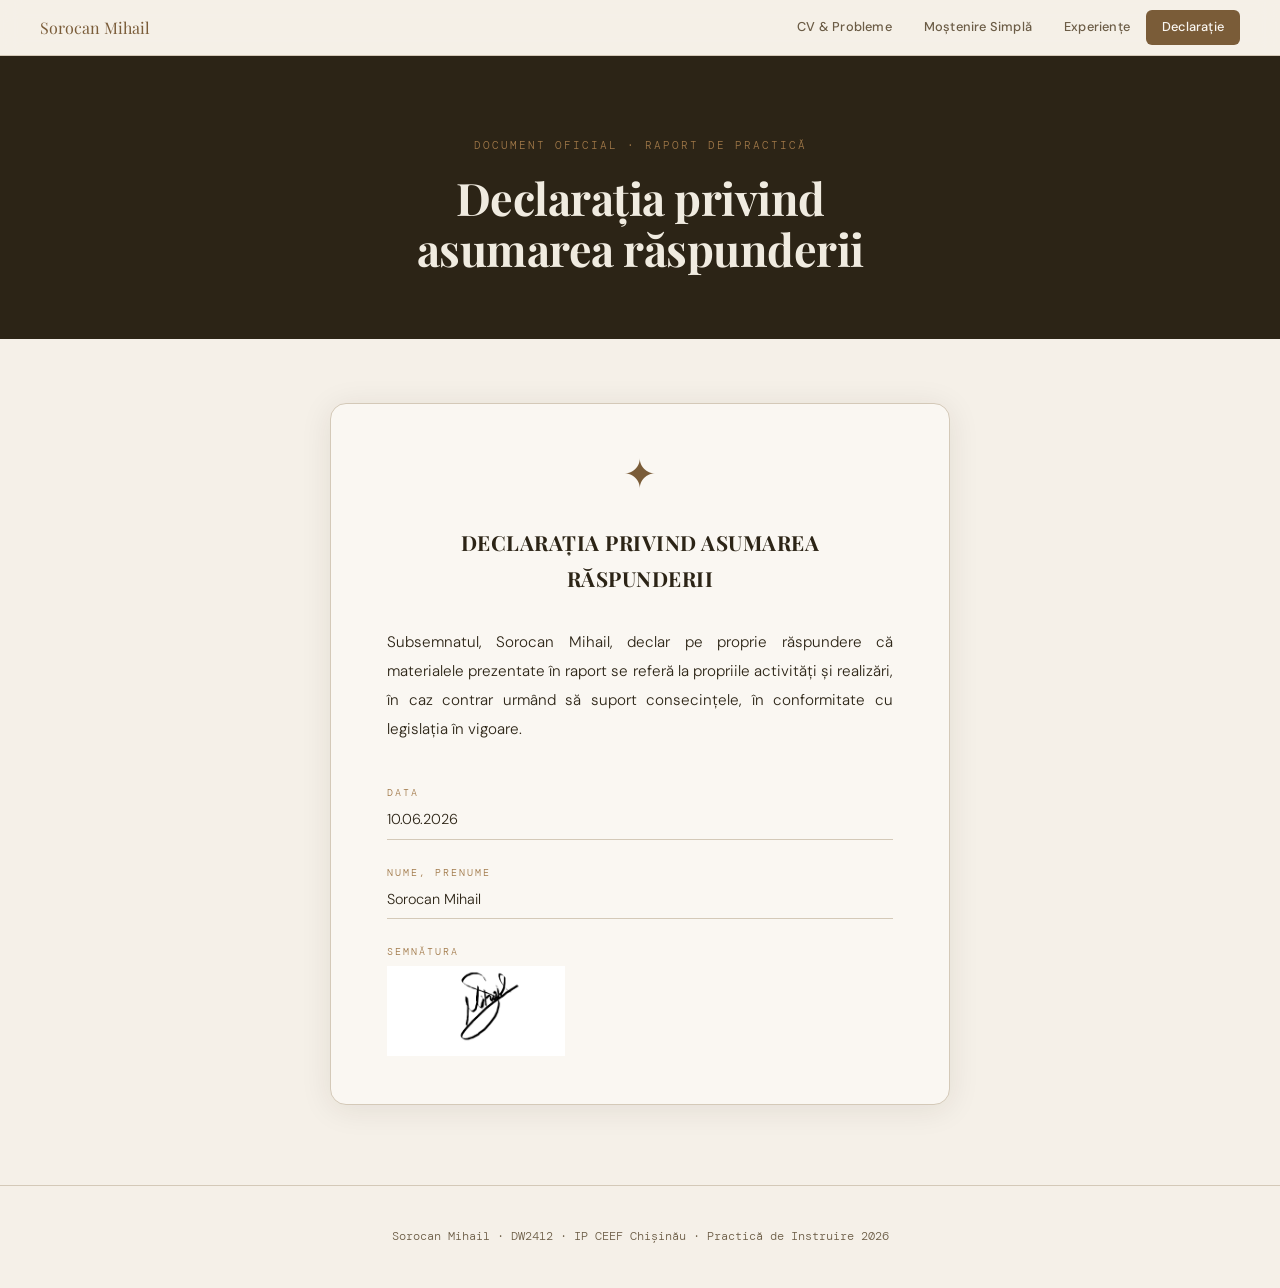
<file: declaratie.html>
<!DOCTYPE html>
<html lang="ro">
<head>
<meta charset="UTF-8">
<meta name="viewport" content="width=device-width, initial-scale=1.0">
<title>Raport Practică — Sorocan Mihail</title>
<link href="https://fonts.googleapis.com/css2?family=Playfair+Display:ital,wght@0,400;0,700;1,400&family=DM+Sans:wght@300;400;500&family=DM+Mono&display=swap" rel="stylesheet">
<link rel="stylesheet" href="style.css">
</head>
<body>

<nav>
  <div class="marca-nav">Sorocan Mihail</div>
  <div class="linkuri-nav">
    <a href="index.html" class="nav-lnk">CV &amp; Probleme</a>
    <a href="tema.html" class="nav-lnk">Moștenire Simplă</a>
    <a href="experienta.html" class="nav-lnk">Experiențe</a>
    <a href="declaratie.html" class="nav-lnk activ">Declarație</a>
  </div>
</nav>

<div class="continut">
  <div class="erou-declaratie">
    <div class="sprancena-decl">Document Oficial · Raport de Practică</div>
    <h1>Declarația privind<br>asumarea răspunderii</h1>
  </div>

  <div class="corp-declaratie">
    <div class="document-declaratie">
      <div class="sigla-document"><div class="ornament">✦</div></div>
      <div class="titlu-document">Declarația privind asumarea răspunderii</div>
      <p class="text-declaratie">
        Subsemnatul, Sorocan Mihail, declar pe proprie răspundere că materialele prezentate în raport se referă la propriile activități și realizări, în caz contrar urmând să suport consecințele, în conformitate cu legislația în vigoare.
      </p>
      <div class="rand-semnatura">
        <div class="camp-semnatura">
          <span class="eticheta-camp">Data</span>
          <span class="valoare-camp">10.06.2026</span>
        </div>
        <div class="camp-semnatura">
          <span class="eticheta-camp">Nume, Prenume</span>
          <span class="valoare-camp">Sorocan Mihail</span>
        </div>
        <div class="camp-semnatura">
          <span class="eticheta-camp">Semnătura</span>
          <div class="valoare-camp" style="border-bottom:none;padding-bottom:0">
            <img src="semnatura.png" alt="Semnătura Sorocan Mihail" style="max-height:90px;max-width:220px;display:block;">
          </div>
        </div>
      </div>
    </div>
  </div>

  <footer>
    Sorocan Mihail · DW2412 · IP CEEF Chișinău · Practică de Instruire 2026
  </footer>
</section>
</div>

</body>
</html>
</file>
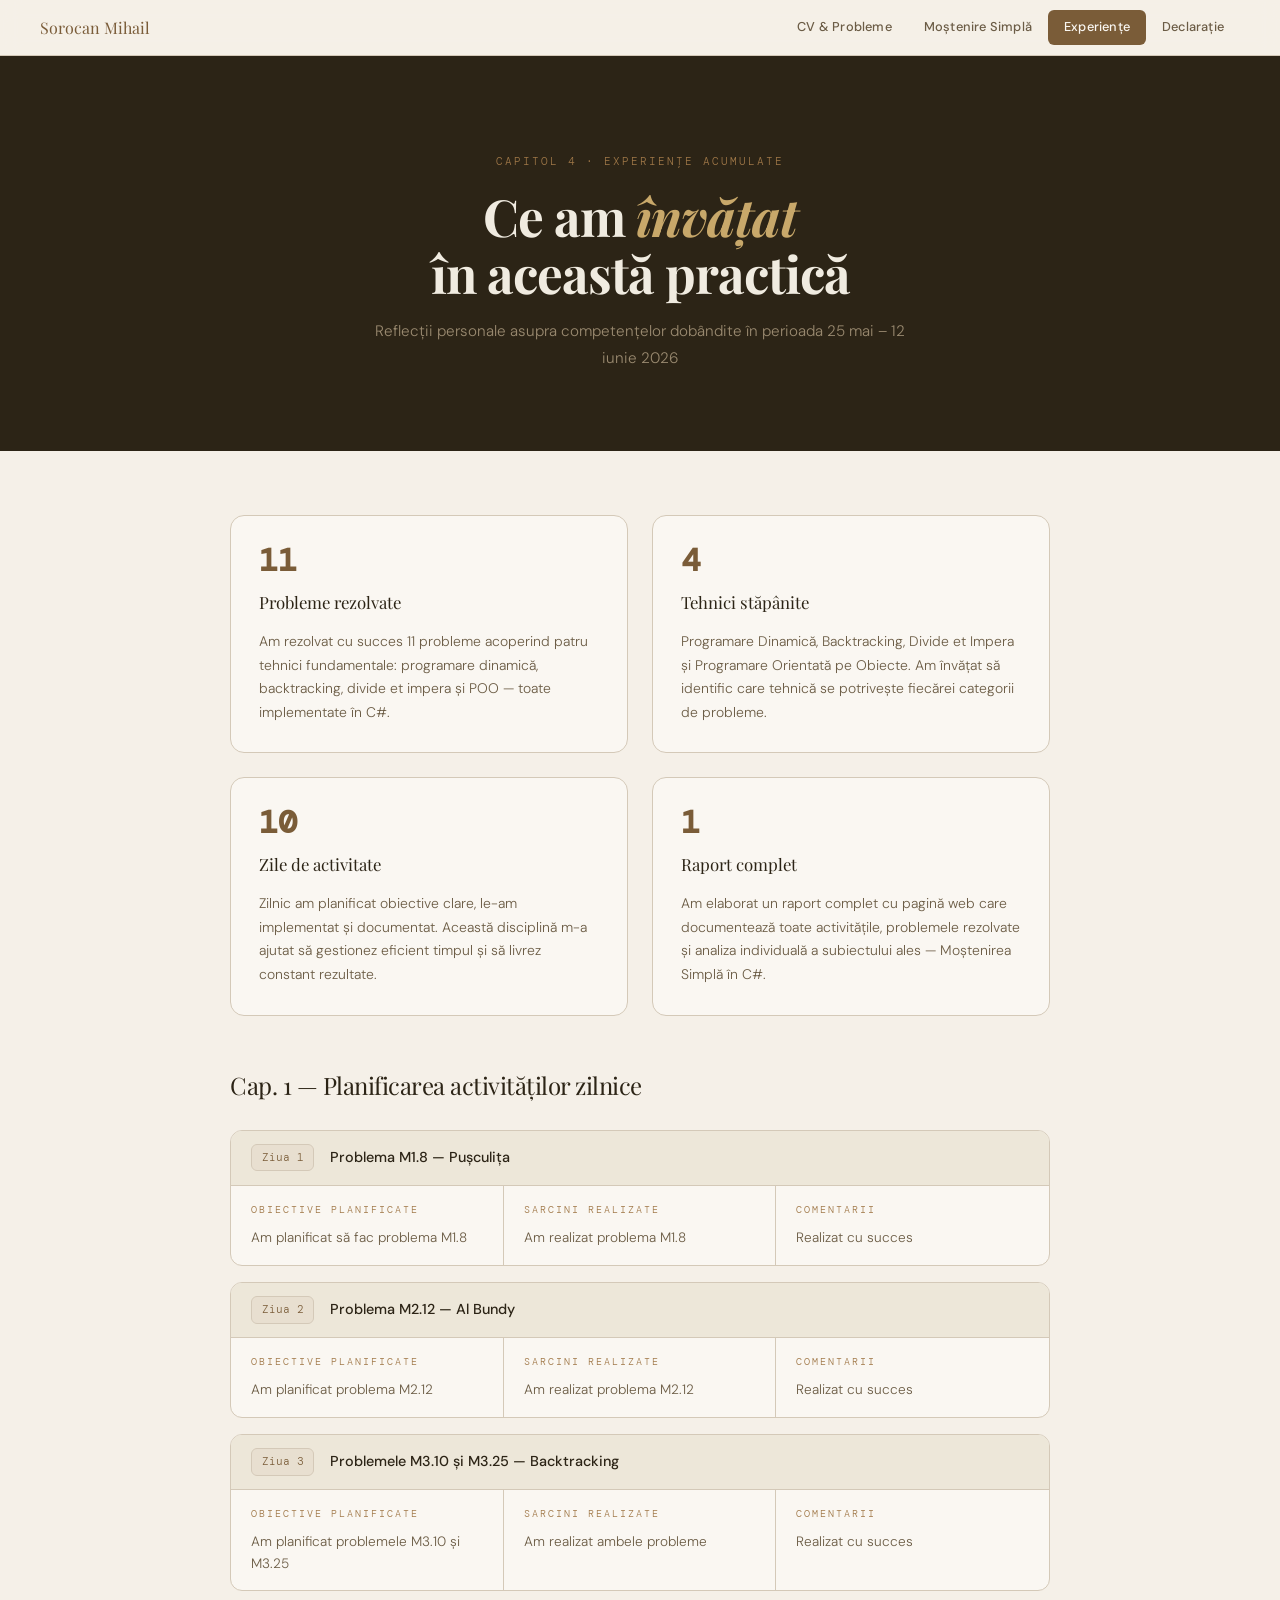
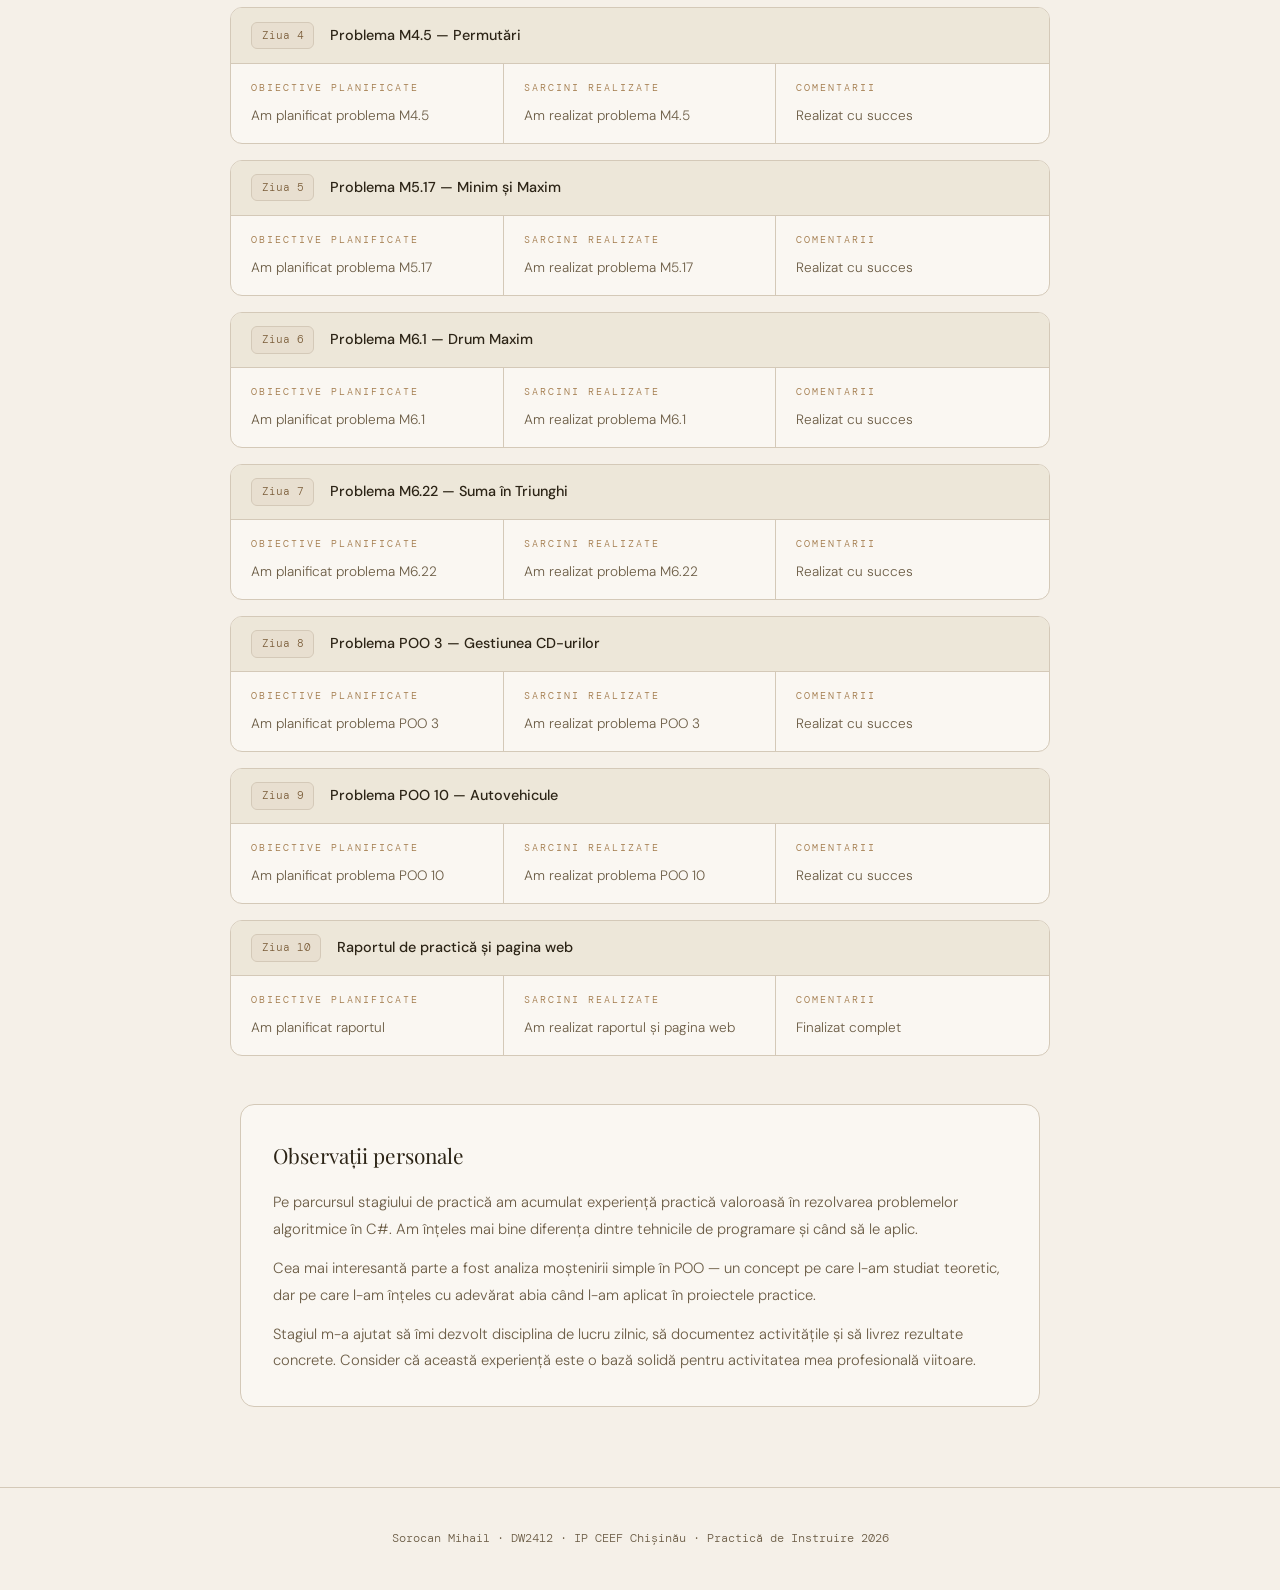
<file: experienta.html>
<!DOCTYPE html>
<html lang="ro">
<head>
<meta charset="UTF-8">
<meta name="viewport" content="width=device-width, initial-scale=1.0">
<title>Raport Practică — Sorocan Mihail</title>
<link href="https://fonts.googleapis.com/css2?family=Playfair+Display:ital,wght@0,400;0,700;1,400&family=DM+Sans:wght@300;400;500&family=DM+Mono&display=swap" rel="stylesheet">
<link rel="stylesheet" href="style.css">
</head>
<body>

<nav>
  <div class="marca-nav">Sorocan Mihail</div>
  <div class="linkuri-nav">
    <a href="index.html" class="nav-lnk">CV &amp; Probleme</a>
    <a href="tema.html" class="nav-lnk">Moștenire Simplă</a>
    <a href="experienta.html" class="nav-lnk activ">Experiențe</a>
    <a href="declaratie.html" class="nav-lnk">Declarație</a>
  </div>
</nav>

<div class="continut">
  <div class="erou-experienta">
    <div class="sprancena-exp">Capitol 4 · Experiențe Acumulate</div>
    <h1>Ce am <em>învățat</em><br>în această practică</h1>
    <p>Reflecții personale asupra competențelor dobândite în perioada 25 mai – 12 iunie 2026</p>
  </div>

  <div class="corp-experienta">

    <div class="grila-experienta">
      <div class="card-experienta">
        <div class="numar-exp">11</div>
        <div class="titlu-exp">Probleme rezolvate</div>
        <div class="text-exp">Am rezolvat cu succes 11 probleme acoperind patru tehnici fundamentale: programare dinamică, backtracking, divide et impera și POO — toate implementate în C#.</div>
      </div>
      <div class="card-experienta">
        <div class="numar-exp">4</div>
        <div class="titlu-exp">Tehnici stăpânite</div>
        <div class="text-exp">Programare Dinamică, Backtracking, Divide et Impera și Programare Orientată pe Obiecte. Am învățat să identific care tehnică se potrivește fiecărei categorii de probleme.</div>
      </div>
      <div class="card-experienta">
        <div class="numar-exp">10</div>
        <div class="titlu-exp">Zile de activitate</div>
        <div class="text-exp">Zilnic am planificat obiective clare, le-am implementat și documentat. Această disciplină m-a ajutat să gestionez eficient timpul și să livrez constant rezultate.</div>
      </div>
      <div class="card-experienta">
        <div class="numar-exp">1</div>
        <div class="titlu-exp">Raport complet</div>
        <div class="text-exp">Am elaborat un raport complet cu pagină web care documentează toate activitățile, problemele rezolvate și analiza individuală a subiectului ales — Moștenirea Simplă în C#.</div>
      </div>
    </div>

    <p class="jurnal-titlu">Cap. 1 — Planificarea activităților zilnice</p>

    <div class="intrari-jurnal">
      <div class="intrare-jurnal">
        <div class="antet-intrare"><span class="data-intrare">Ziua 1</span><span class="titlu-intrare">Problema M1.8 — Pușculița</span></div>
        <div class="corp-intrare">
          <div class="celula-intrare"><div class="eticheta-celula">Obiective planificate</div><div class="text-celula">Am planificat să fac problema M1.8</div></div>
          <div class="celula-intrare"><div class="eticheta-celula">Sarcini realizate</div><div class="text-celula">Am realizat problema M1.8</div></div>
          <div class="celula-intrare"><div class="eticheta-celula">Comentarii</div><div class="text-celula">Realizat cu succes</div></div>
        </div>
      </div>
      <div class="intrare-jurnal">
        <div class="antet-intrare"><span class="data-intrare">Ziua 2</span><span class="titlu-intrare">Problema M2.12 — Al Bundy</span></div>
        <div class="corp-intrare">
          <div class="celula-intrare"><div class="eticheta-celula">Obiective planificate</div><div class="text-celula">Am planificat problema M2.12</div></div>
          <div class="celula-intrare"><div class="eticheta-celula">Sarcini realizate</div><div class="text-celula">Am realizat problema M2.12</div></div>
          <div class="celula-intrare"><div class="eticheta-celula">Comentarii</div><div class="text-celula">Realizat cu succes</div></div>
        </div>
      </div>
      <div class="intrare-jurnal">
        <div class="antet-intrare"><span class="data-intrare">Ziua 3</span><span class="titlu-intrare">Problemele M3.10 și M3.25 — Backtracking</span></div>
        <div class="corp-intrare">
          <div class="celula-intrare"><div class="eticheta-celula">Obiective planificate</div><div class="text-celula">Am planificat problemele M3.10 și M3.25</div></div>
          <div class="celula-intrare"><div class="eticheta-celula">Sarcini realizate</div><div class="text-celula">Am realizat ambele probleme</div></div>
          <div class="celula-intrare"><div class="eticheta-celula">Comentarii</div><div class="text-celula">Realizat cu succes</div></div>
        </div>
      </div>
      <div class="intrare-jurnal">
        <div class="antet-intrare"><span class="data-intrare">Ziua 4</span><span class="titlu-intrare">Problema M4.5 — Permutări</span></div>
        <div class="corp-intrare">
          <div class="celula-intrare"><div class="eticheta-celula">Obiective planificate</div><div class="text-celula">Am planificat problema M4.5</div></div>
          <div class="celula-intrare"><div class="eticheta-celula">Sarcini realizate</div><div class="text-celula">Am realizat problema M4.5</div></div>
          <div class="celula-intrare"><div class="eticheta-celula">Comentarii</div><div class="text-celula">Realizat cu succes</div></div>
        </div>
      </div>
      <div class="intrare-jurnal">
        <div class="antet-intrare"><span class="data-intrare">Ziua 5</span><span class="titlu-intrare">Problema M5.17 — Minim și Maxim</span></div>
        <div class="corp-intrare">
          <div class="celula-intrare"><div class="eticheta-celula">Obiective planificate</div><div class="text-celula">Am planificat problema M5.17</div></div>
          <div class="celula-intrare"><div class="eticheta-celula">Sarcini realizate</div><div class="text-celula">Am realizat problema M5.17</div></div>
          <div class="celula-intrare"><div class="eticheta-celula">Comentarii</div><div class="text-celula">Realizat cu succes</div></div>
        </div>
      </div>
      <div class="intrare-jurnal">
        <div class="antet-intrare"><span class="data-intrare">Ziua 6</span><span class="titlu-intrare">Problema M6.1 — Drum Maxim</span></div>
        <div class="corp-intrare">
          <div class="celula-intrare"><div class="eticheta-celula">Obiective planificate</div><div class="text-celula">Am planificat problema M6.1</div></div>
          <div class="celula-intrare"><div class="eticheta-celula">Sarcini realizate</div><div class="text-celula">Am realizat problema M6.1</div></div>
          <div class="celula-intrare"><div class="eticheta-celula">Comentarii</div><div class="text-celula">Realizat cu succes</div></div>
        </div>
      </div>
      <div class="intrare-jurnal">
        <div class="antet-intrare"><span class="data-intrare">Ziua 7</span><span class="titlu-intrare">Problema M6.22 — Suma în Triunghi</span></div>
        <div class="corp-intrare">
          <div class="celula-intrare"><div class="eticheta-celula">Obiective planificate</div><div class="text-celula">Am planificat problema M6.22</div></div>
          <div class="celula-intrare"><div class="eticheta-celula">Sarcini realizate</div><div class="text-celula">Am realizat problema M6.22</div></div>
          <div class="celula-intrare"><div class="eticheta-celula">Comentarii</div><div class="text-celula">Realizat cu succes</div></div>
        </div>
      </div>
      <div class="intrare-jurnal">
        <div class="antet-intrare"><span class="data-intrare">Ziua 8</span><span class="titlu-intrare">Problema POO 3 — Gestiunea CD-urilor</span></div>
        <div class="corp-intrare">
          <div class="celula-intrare"><div class="eticheta-celula">Obiective planificate</div><div class="text-celula">Am planificat problema POO 3</div></div>
          <div class="celula-intrare"><div class="eticheta-celula">Sarcini realizate</div><div class="text-celula">Am realizat problema POO 3</div></div>
          <div class="celula-intrare"><div class="eticheta-celula">Comentarii</div><div class="text-celula">Realizat cu succes</div></div>
        </div>
      </div>
      <div class="intrare-jurnal">
        <div class="antet-intrare"><span class="data-intrare">Ziua 9</span><span class="titlu-intrare">Problema POO 10 — Autovehicule</span></div>
        <div class="corp-intrare">
          <div class="celula-intrare"><div class="eticheta-celula">Obiective planificate</div><div class="text-celula">Am planificat problema POO 10</div></div>
          <div class="celula-intrare"><div class="eticheta-celula">Sarcini realizate</div><div class="text-celula">Am realizat problema POO 10</div></div>
          <div class="celula-intrare"><div class="eticheta-celula">Comentarii</div><div class="text-celula">Realizat cu succes</div></div>
        </div>
      </div>
      <div class="intrare-jurnal">
        <div class="antet-intrare"><span class="data-intrare">Ziua 10</span><span class="titlu-intrare">Raportul de practică și pagina web</span></div>
        <div class="corp-intrare">
          <div class="celula-intrare"><div class="eticheta-celula">Obiective planificate</div><div class="text-celula">Am planificat raportul</div></div>
          <div class="celula-intrare"><div class="eticheta-celula">Sarcini realizate</div><div class="text-celula">Am realizat raportul și pagina web</div></div>
          <div class="celula-intrare"><div class="eticheta-celula">Comentarii</div><div class="text-celula">Finalizat complet</div></div>
        </div>
      </div>
    </div>

    <div style="max-width:800px;margin:3rem auto 0;background:var(--card);border:1px solid var(--bordura);border-radius:14px;padding:2rem">
      <div style="font-family:'Playfair Display',serif;font-size:1.3rem;margin-bottom:1rem;color:var(--text)">Observații personale</div>
      <p style="font-size:0.92rem;color:var(--text2);line-height:1.8;margin-bottom:0.8rem">Pe parcursul stagiului de practică am acumulat experiență practică valoroasă în rezolvarea problemelor algoritmice în C#. Am înțeles mai bine diferența dintre tehnicile de programare și când să le aplic.</p>
      <p style="font-size:0.92rem;color:var(--text2);line-height:1.8;margin-bottom:0.8rem">Cea mai interesantă parte a fost analiza moștenirii simple în POO — un concept pe care l-am studiat teoretic, dar pe care l-am înțeles cu adevărat abia când l-am aplicat în proiectele practice.</p>
      <p style="font-size:0.92rem;color:var(--text2);line-height:1.8">Stagiul m-a ajutat să îmi dezvolt disciplina de lucru zilnic, să documentez activitățile și să livrez rezultate concrete. Consider că această experiență este o bază solidă pentru activitatea mea profesională viitoare.</p>
    </div>

  </div>

  <footer>
    Sorocan Mihail · DW2412 · IP CEEF Chișinău · Practică de Instruire 2026
  </footer>
</section>
</div>

</body>
</html>
</file>
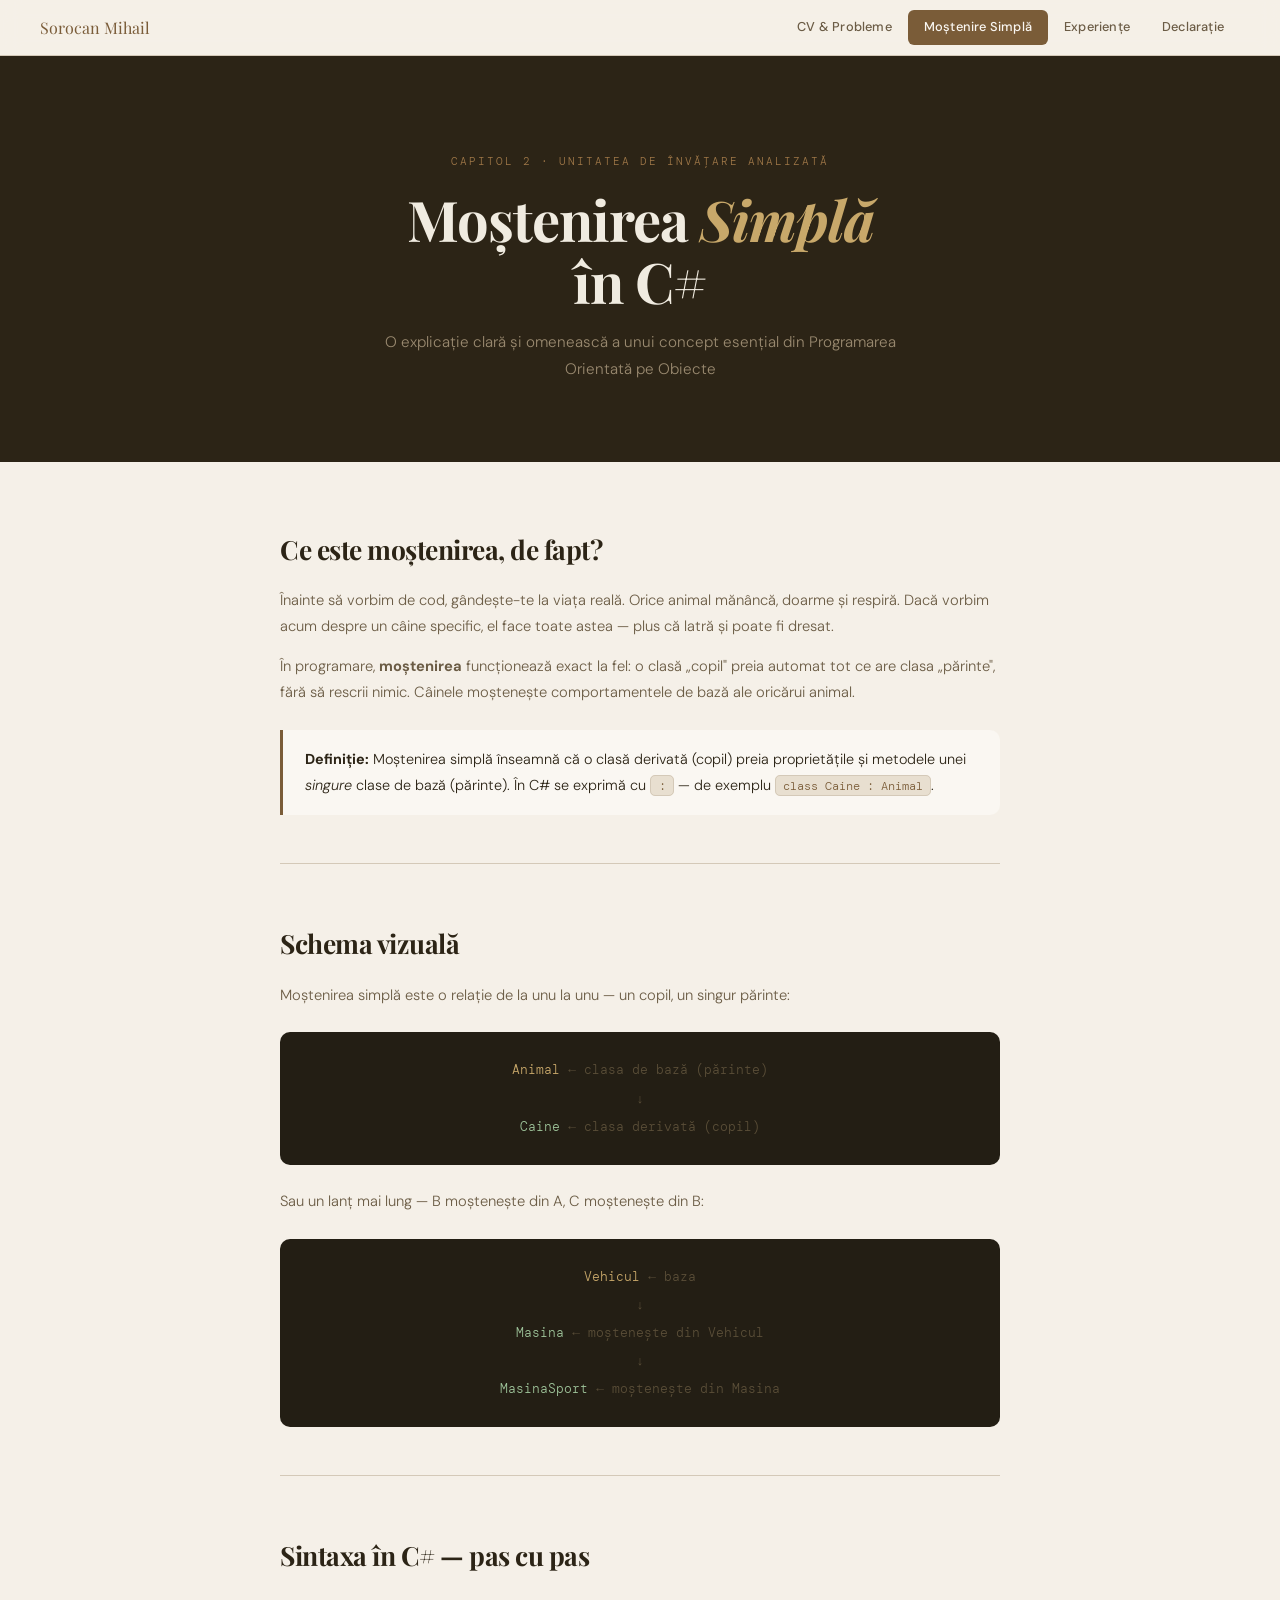
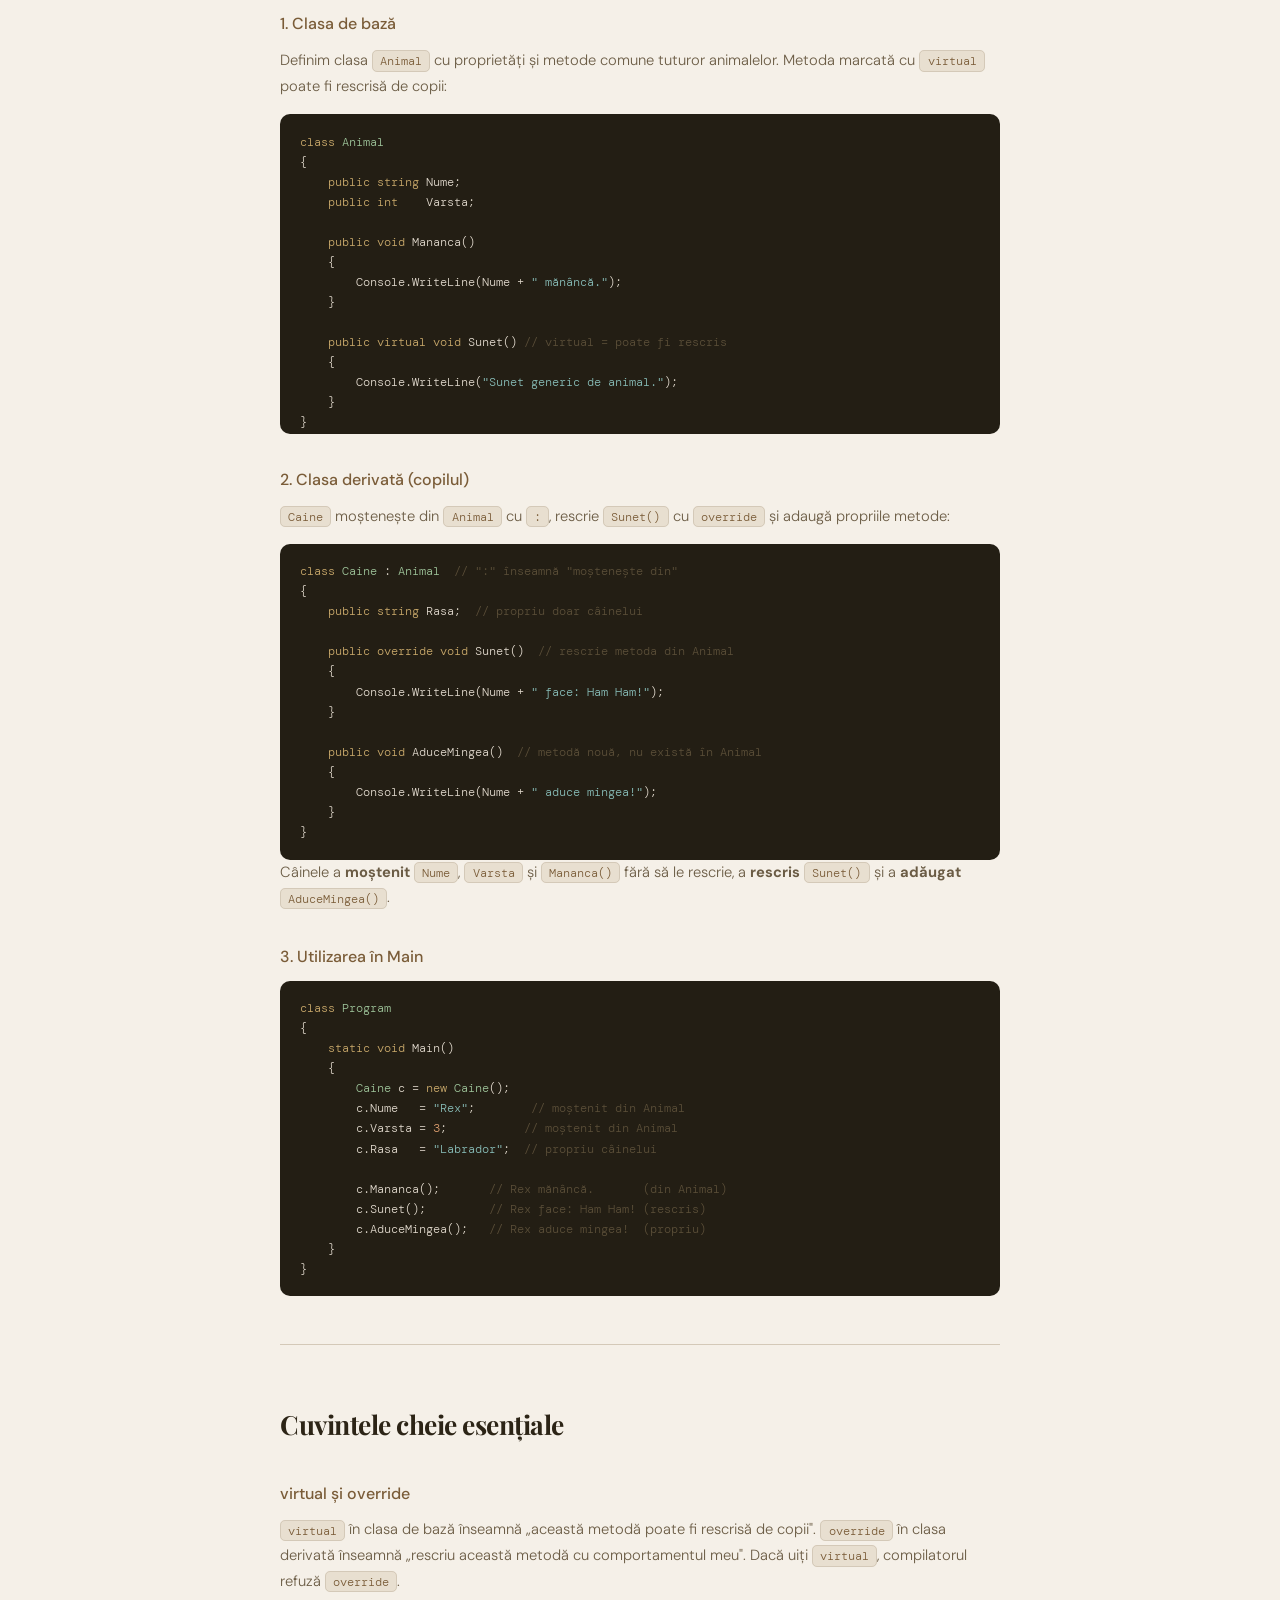
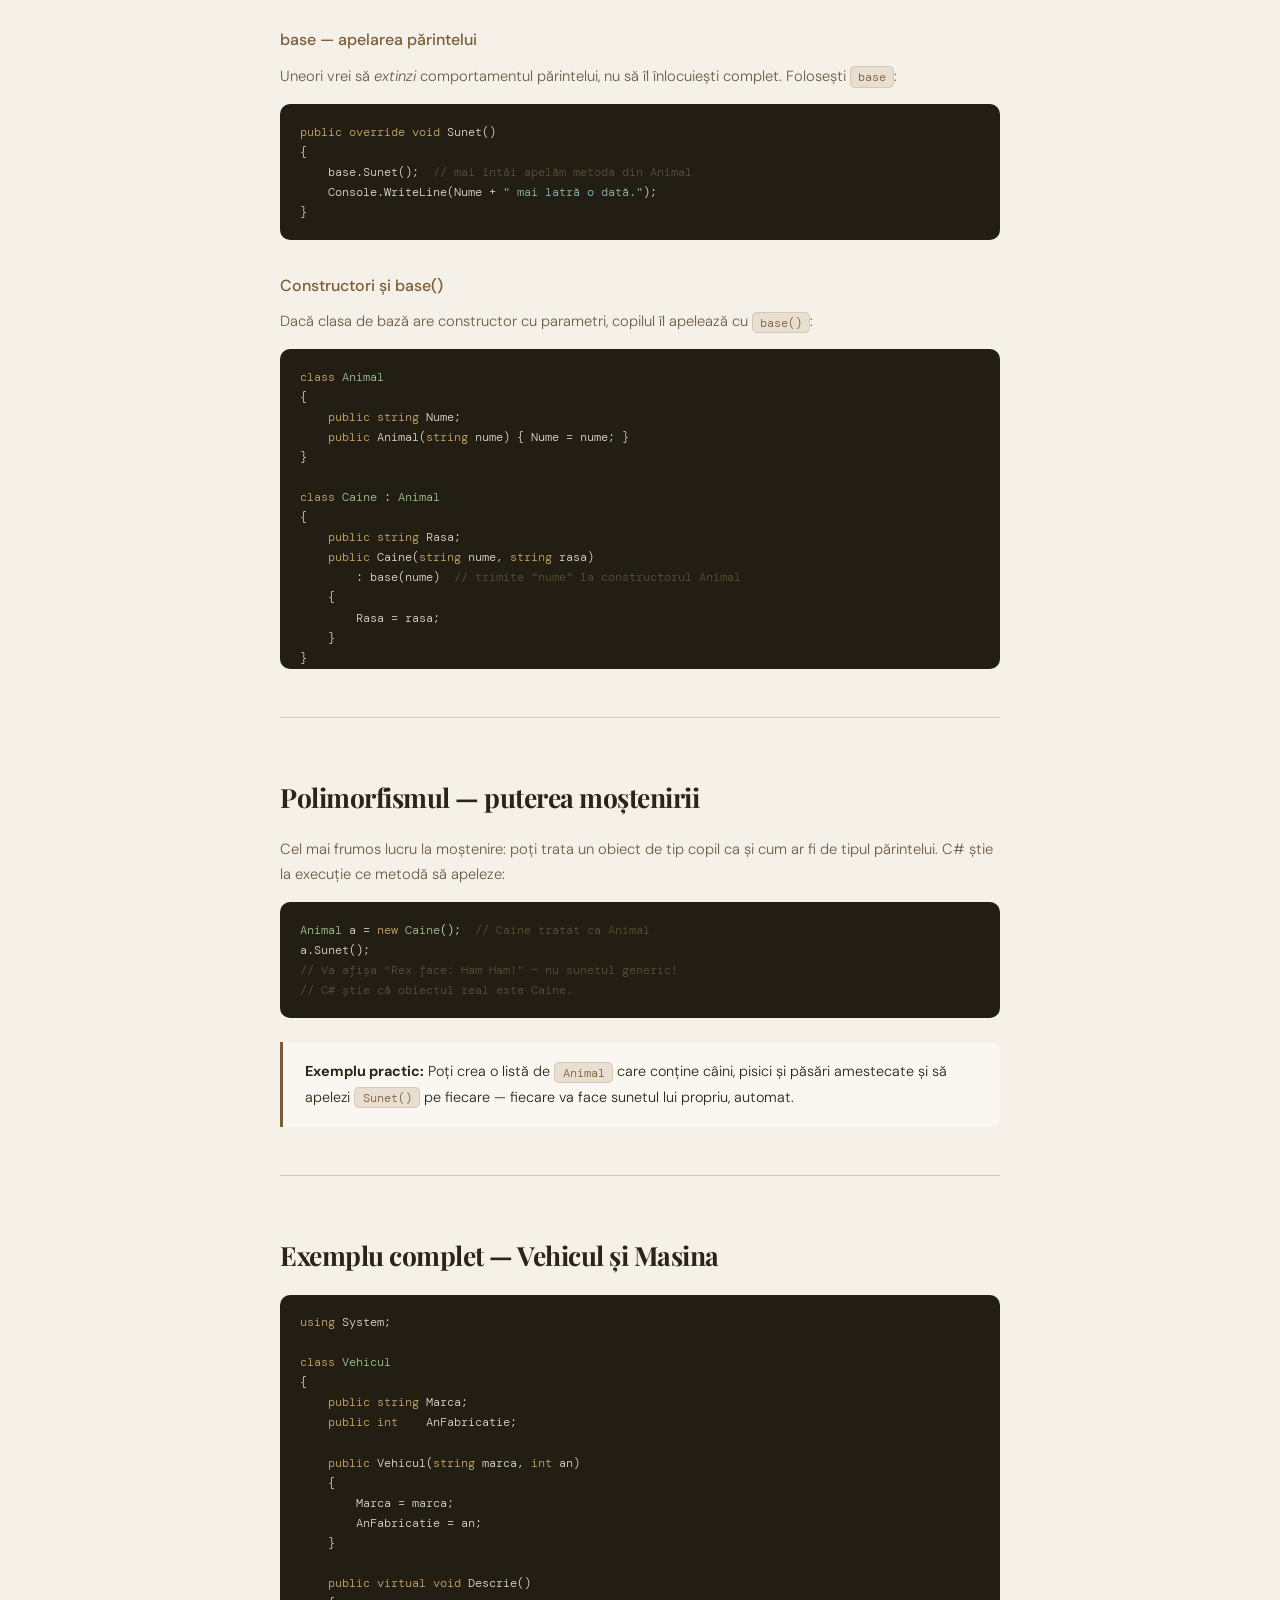
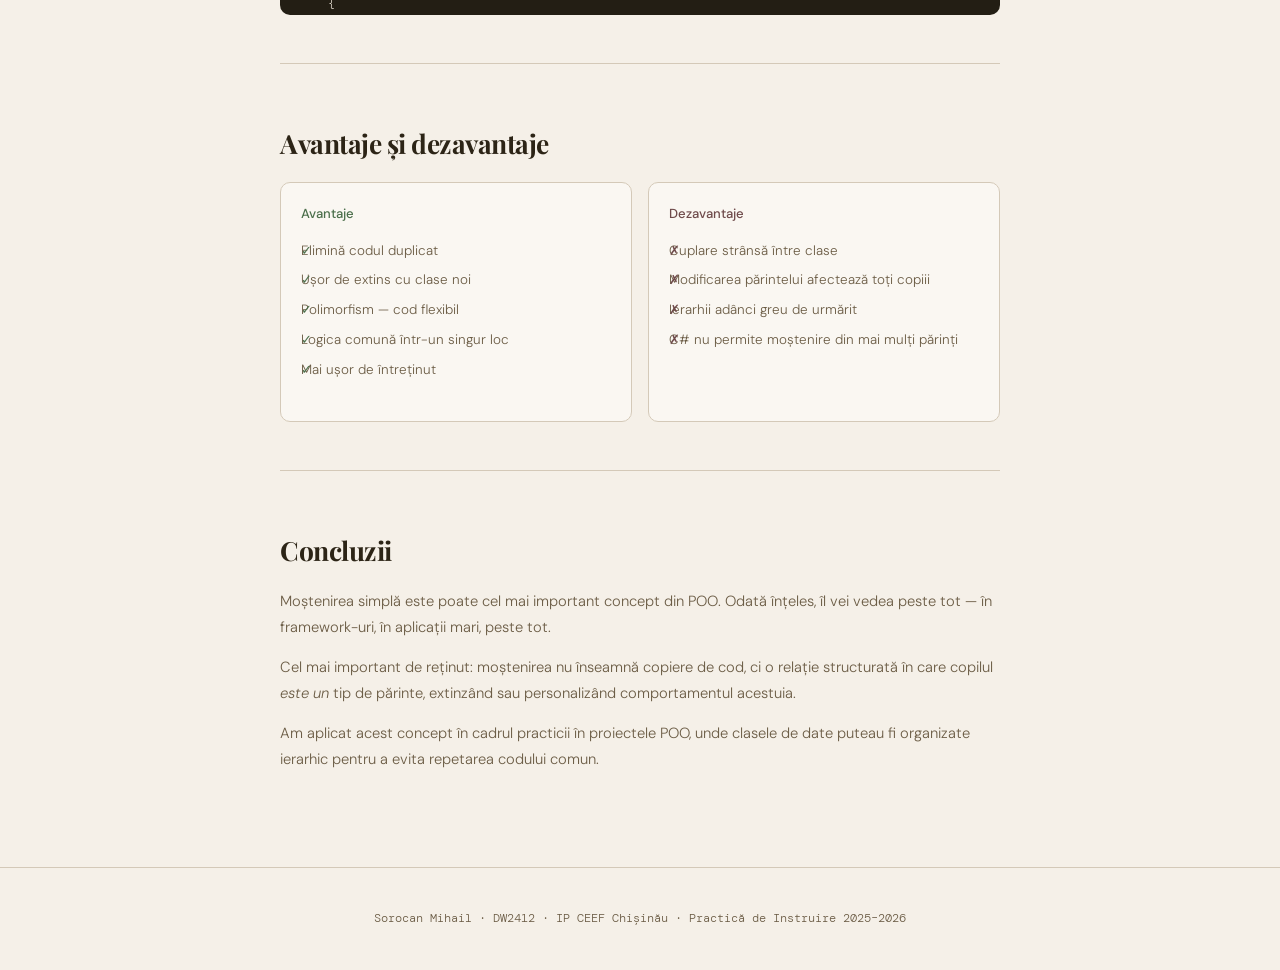
<file: tema.html>
<!DOCTYPE html>
<html lang="ro">
<head>
<meta charset="UTF-8">
<meta name="viewport" content="width=device-width, initial-scale=1.0">
<title>Raport Practică — Sorocan Mihail</title>
<link href="https://fonts.googleapis.com/css2?family=Playfair+Display:ital,wght@0,400;0,700;1,400&family=DM+Sans:wght@300;400;500&family=DM+Mono&display=swap" rel="stylesheet">
<link rel="stylesheet" href="style.css">
</head>
<body>

<nav>
  <div class="marca-nav">Sorocan Mihail</div>
  <div class="linkuri-nav">
    <a href="index.html" class="nav-lnk">CV &amp; Probleme</a>
    <a href="tema.html" class="nav-lnk activ">Moștenire Simplă</a>
    <a href="experienta.html" class="nav-lnk">Experiențe</a>
    <a href="declaratie.html" class="nav-lnk">Declarație</a>
  </div>
</nav>

<div class="continut">
  <div class="theme-hero">
    <div class="eyebrow">Capitol 2 · Unitatea de Învățare Analizată</div>
    <h1>Moștenirea <em>Simplă</em><br>în C#</h1>
    <p>O explicație clară și omenească a unui concept esențial din Programarea Orientată pe Obiecte</p>
  </div>

  <!-- CONȚINUT -->
  <div class="theme-body">

    <h2>Ce este moștenirea, de fapt?</h2>
    <p>Înainte să vorbim de cod, gândește-te la viața reală. Orice animal mănâncă, doarme și respiră. Dacă vorbim acum despre un câine specific, el face toate astea — plus că latră și poate fi dresat.</p>
    <p>În programare, <strong>moștenirea</strong> funcționează exact la fel: o clasă „copil" preia automat tot ce are clasa „părinte", fără să rescrii nimic. Câinele moștenește comportamentele de bază ale oricărui animal.</p>

    <div class="callout">
      <p><strong>Definiție:</strong> Moștenirea simplă înseamnă că o clasă derivată (copil) preia proprietățile și metodele unei <em>singure</em> clase de bază (părinte). În C# se exprimă cu <code>:</code> — de exemplu <code>class Caine : Animal</code>.</p>
    </div>

    <hr class="theme-hr">

    <h2>Schema vizuală</h2>
    <p>Moștenirea simplă este o relație de la unu la unu — un copil, un singur părinte:</p>

    <div class="schema">
      <div>Animal  <span class="dim">← clasa de bază (părinte)</span></div>
      <div style="color:#5a4e38">    ↓</div>
      <div><span class="leaf">Caine</span>   <span class="dim">← clasa derivată (copil)</span></div>
    </div>

    <p>Sau un lanț mai lung — B moștenește din A, C moștenește din B:</p>

    <div class="schema">
      <div>Vehicul  <span class="dim">← baza</span></div>
      <div style="color:#5a4e38">    ↓</div>
      <div><span class="leaf">Masina</span>   <span class="dim">← moștenește din Vehicul</span></div>
      <div style="color:#5a4e38">    ↓</div>
      <div><span class="leaf">MasinaSport</span>   <span class="dim">← moștenește din Masina</span></div>
    </div>

    <hr class="theme-hr">

    <h2>Sintaxa în C# — pas cu pas</h2>

    <h3>1. Clasa de bază</h3>
    <p>Definim clasa <code>Animal</code> cu proprietăți și metode comune tuturor animalelor. Metoda marcată cu <code>virtual</code> poate fi rescrisă de copii:</p>

<pre><span class="kw">class</span> <span class="ty">Animal</span>
{
    <span class="kw">public string</span> Nume;
    <span class="kw">public int</span>    Varsta;

    <span class="kw">public void</span> Mananca()
    {
        Console.WriteLine(Nume + <span class="str">" mănâncă."</span>);
    }

    <span class="kw">public virtual void</span> Sunet() <span class="cm">// virtual = poate fi rescris</span>
    {
        Console.WriteLine(<span class="str">"Sunet generic de animal."</span>);
    }
}</pre>

    <h3>2. Clasa derivată (copilul)</h3>
    <p><code>Caine</code> moștenește din <code>Animal</code> cu <code>:</code>, rescrie <code>Sunet()</code> cu <code>override</code> și adaugă propriile metode:</p>

<pre><span class="kw">class</span> <span class="ty">Caine</span> : <span class="ty">Animal</span>  <span class="cm">// ":" înseamnă "moștenește din"</span>
{
    <span class="kw">public string</span> Rasa;  <span class="cm">// propriu doar câinelui</span>

    <span class="kw">public override void</span> Sunet()  <span class="cm">// rescrie metoda din Animal</span>
    {
        Console.WriteLine(Nume + <span class="str">" face: Ham Ham!"</span>);
    }

    <span class="kw">public void</span> AduceMingea()  <span class="cm">// metodă nouă, nu există în Animal</span>
    {
        Console.WriteLine(Nume + <span class="str">" aduce mingea!"</span>);
    }
}</pre>

    <p>Câinele a <strong>moștenit</strong> <code>Nume</code>, <code>Varsta</code> și <code>Mananca()</code> fără să le rescrie, a <strong>rescris</strong> <code>Sunet()</code> și a <strong>adăugat</strong> <code>AduceMingea()</code>.</p>

    <h3>3. Utilizarea în Main</h3>

<pre><span class="kw">class</span> <span class="ty">Program</span>
{
    <span class="kw">static void</span> Main()
    {
        <span class="ty">Caine</span> c = <span class="kw">new</span> <span class="ty">Caine</span>();
        c.Nume   = <span class="str">"Rex"</span>;        <span class="cm">// moștenit din Animal</span>
        c.Varsta = <span class="num">3</span>;           <span class="cm">// moștenit din Animal</span>
        c.Rasa   = <span class="str">"Labrador"</span>;  <span class="cm">// propriu câinelui</span>

        c.Mananca();       <span class="cm">// Rex mănâncă.       (din Animal)</span>
        c.Sunet();         <span class="cm">// Rex face: Ham Ham! (rescris)</span>
        c.AduceMingea();   <span class="cm">// Rex aduce mingea!  (propriu)</span>
    }
}</pre>

    <hr class="theme-hr">

    <h2>Cuvintele cheie esențiale</h2>

    <h3>virtual și override</h3>
    <p><code>virtual</code> în clasa de bază înseamnă „această metodă poate fi rescrisă de copii". <code>override</code> în clasa derivată înseamnă „rescriu această metodă cu comportamentul meu". Dacă uiți <code>virtual</code>, compilatorul refuză <code>override</code>.</p>

    <h3>base — apelarea părintelui</h3>
    <p>Uneori vrei să <em>extinzi</em> comportamentul părintelui, nu să îl înlocuiești complet. Folosești <code>base</code>:</p>

<pre><span class="kw">public override void</span> Sunet()
{
    base.Sunet();  <span class="cm">// mai întâi apelăm metoda din Animal</span>
    Console.WriteLine(Nume + <span class="str">" mai latră o dată."</span>);
}</pre>

    <h3>Constructori și base()</h3>
    <p>Dacă clasa de bază are constructor cu parametri, copilul îl apelează cu <code>base()</code>:</p>

<pre><span class="kw">class</span> <span class="ty">Animal</span>
{
    <span class="kw">public string</span> Nume;
    <span class="kw">public</span> Animal(<span class="kw">string</span> nume) { Nume = nume; }
}

<span class="kw">class</span> <span class="ty">Caine</span> : <span class="ty">Animal</span>
{
    <span class="kw">public string</span> Rasa;
    <span class="kw">public</span> Caine(<span class="kw">string</span> nume, <span class="kw">string</span> rasa)
        : base(nume)  <span class="cm">// trimite "nume" la constructorul Animal</span>
    {
        Rasa = rasa;
    }
}</pre>

    <hr class="theme-hr">

    <h2>Polimorfismul — puterea moștenirii</h2>
    <p>Cel mai frumos lucru la moștenire: poți trata un obiect de tip copil ca și cum ar fi de tipul părintelui. C# știe la execuție ce metodă să apeleze:</p>

<pre><span class="ty">Animal</span> a = <span class="kw">new</span> <span class="ty">Caine</span>();  <span class="cm">// Caine tratat ca Animal</span>
a.Sunet();
<span class="cm">// Va afișa "Rex face: Ham Ham!" — nu sunetul generic!</span>
<span class="cm">// C# știe că obiectul real este Caine.</span></pre>

    <div class="callout">
      <p><strong>Exemplu practic:</strong> Poți crea o listă de <code>Animal</code> care conține câini, pisici și păsări amestecate și să apelezi <code>Sunet()</code> pe fiecare — fiecare va face sunetul lui propriu, automat.</p>
    </div>

    <hr class="theme-hr">

    <h2>Exemplu complet — Vehicul și Masina</h2>

<pre><span class="kw">using</span> System;

<span class="kw">class</span> <span class="ty">Vehicul</span>
{
    <span class="kw">public string</span> Marca;
    <span class="kw">public int</span>    AnFabricatie;

    <span class="kw">public</span> Vehicul(<span class="kw">string</span> marca, <span class="kw">int</span> an)
    {
        Marca = marca;
        AnFabricatie = an;
    }

    <span class="kw">public virtual void</span> Descrie()
    {
        Console.WriteLine(<span class="str">"Vehicul: "</span> + Marca +
                          <span class="str">" ("</span> + AnFabricatie + <span class="str">")"</span>);
    }
}

<span class="kw">class</span> <span class="ty">Masina</span> : <span class="ty">Vehicul</span>
{
    <span class="kw">public int</span> NrUsi;

    <span class="kw">public</span> Masina(<span class="kw">string</span> marca, <span class="kw">int</span> an, <span class="kw">int</span> usi)
        : base(marca, an)
    {
        NrUsi = usi;
    }

    <span class="kw">public override void</span> Descrie()
    {
        base.Descrie();
        Console.WriteLine(<span class="str">"  Mașină cu "</span> + NrUsi + <span class="str">" uși."</span>);
    }
}

<span class="kw">class</span> <span class="ty">Program</span>
{
    <span class="kw">static void</span> Main()
    {
        <span class="ty">Masina</span> m = <span class="kw">new</span> <span class="ty">Masina</span>(<span class="str">"Dacia"</span>, <span class="num">2022</span>, <span class="num">4</span>);
        m.Descrie();
        <span class="cm">// Output:</span>
        <span class="cm">// Vehicul: Dacia (2022)</span>
        <span class="cm">//   Mașină cu 4 uși.</span>
    }
}</pre>

    <hr class="theme-hr">

    <h2>Avantaje și dezavantaje</h2>
    <div class="adv-grid">
      <div class="adv-card pos">
        <h4>Avantaje</h4>
        <ul>
          <li>Elimină codul duplicat</li>
          <li>Ușor de extins cu clase noi</li>
          <li>Polimorfism — cod flexibil</li>
          <li>Logica comună într-un singur loc</li>
          <li>Mai ușor de întreținut</li>
        </ul>
      </div>
      <div class="adv-card neg">
        <h4>Dezavantaje</h4>
        <ul>
          <li>Cuplare strânsă între clase</li>
          <li>Modificarea părintelui afectează toți copiii</li>
          <li>Ierarhii adânci greu de urmărit</li>
          <li>C# nu permite moștenire din mai mulți părinți</li>
        </ul>
      </div>
    </div>

    <hr class="theme-hr">

    <h2>Concluzii</h2>
    <p>Moștenirea simplă este poate cel mai important concept din POO. Odată înțeles, îl vei vedea peste tot — în framework-uri, în aplicații mari, peste tot.</p>
    <p>Cel mai important de reținut: moștenirea nu înseamnă copiere de cod, ci o relație structurată în care copilul <em>este un</em> tip de părinte, extinzând sau personalizând comportamentul acestuia.</p>
    <p>Am aplicat acest concept în cadrul practicii în proiectele POO, unde clasele de date puteau fi organizate ierarhic pentru a evita repetarea codului comun.</p>

  </div>

  <footer>
    Sorocan Mihail · DW2412 · IP CEEF Chișinău · Practică de Instruire 2025–2026
  </footer>
</section>
</div>

</body>
</html>
</file>
<file: style.css>
*, *::before, *::after { box-sizing: border-box; margin: 0; padding: 0; }
html { scroll-behavior: smooth; }

:root {
  --fundal:       #f5f0e8;
  --fundal2:      #ede7d9;
  --suprafata:    #e8dfd0;
  --card:         #faf7f2;
  --text:         #2c2416;
  --text2:        #6b5c45;
  --accent:       #7a5c38;
  --accent2:      #a07848;
  --bordura:      #d4c9b8;
  --inchis:       #2c2416;
  --cod-fundal:   #231e14;
}

body {
  background: var(--fundal);
  color: var(--text);
  font-family: 'DM Sans', sans-serif;
  font-weight: 300;
  line-height: 1.75;
}

::-webkit-scrollbar { width: 5px; }
::-webkit-scrollbar-track { background: var(--fundal2); }
::-webkit-scrollbar-thumb { background: var(--accent2); border-radius: 3px; }



#tab-tema:checked      ~ .coaja .pagina-cv,
#tab-tema:checked      ~ .coaja .pagina-experienta,
#tab-tema:checked      ~ .coaja 

#tab-experienta:checked~ .coaja .pagina-cv,
#tab-experienta:checked~ .coaja .pagina-tema,
#tab-experienta:checked~ .coaja 

#tab-declaratie:checked~ .coaja .pagina-cv,
#tab-declaratie:checked~ .coaja .pagina-tema,
#tab-declaratie:checked~ .coaja 

#tab-cv:checked         ~ nav label[for="tab-cv"],
#tab-tema:checked       ~ nav label[for="tab-tema"],
#tab-experienta:checked ~ nav label[for="tab-experienta"],
#tab-declaratie:checked ~ nav label[for="tab-declaratie"] {
  background: var(--accent);
  color: #faf7f2;
}

nav {
  position: fixed; top: 0; left: 0; right: 0; z-index: 200;
  background: rgba(245,240,232,0.96);
  backdrop-filter: blur(10px);
  border-bottom: 1px solid var(--bordura);
  display: flex; align-items: center; justify-content: space-between;
  padding: 0 2.5rem; height: 56px;
}

.marca-nav {
  font-family: 'Playfair Display', serif;
  font-size: 1rem; color: var(--accent);
  white-space: nowrap;
}

.linkuri-nav { display: flex; gap: 0; flex-wrap: wrap; }

.linkuri-nav label {
  cursor: pointer;
  color: var(--text2);
  font-size: 0.8rem; font-weight: 500;
  padding: 0.4rem 1rem; border-radius: 6px;
  letter-spacing: 0.2px;
  transition: background 0.2s, color 0.2s;
}
.linkuri-nav label:hover { background: var(--suprafata); color: var(--text); }



.erou {
  display: grid; grid-template-columns: 1fr 300px;
  gap: 4rem; align-items: start;
  max-width: 1080px; margin: 0 auto;
  padding: 5rem 2.5rem 4rem;
}

.erou-sprancena {
  font-family: 'DM Mono', monospace;
  font-size: 0.7rem; letter-spacing: 2px;
  text-transform: uppercase; color: var(--accent2);
  margin-bottom: 1rem;
}

.erou h1 {
  font-family: 'Playfair Display', serif;
  font-size: clamp(2.6rem, 5vw, 3.8rem);
  line-height: 1.08; letter-spacing: -1.5px;
  margin-bottom: 1.25rem;
}
.erou h1 em { font-style: italic; color: var(--accent); }

.erou-descriere { color: var(--text2); font-size: 0.95rem; margin-bottom: 2rem; }

.etichete { display: flex; flex-wrap: wrap; gap: 0.5rem; }

.eticheta {
  background: var(--suprafata); border: 1px solid var(--bordura);
  color: var(--text2); font-size: 0.75rem; font-weight: 500;
  padding: 0.28rem 0.8rem; border-radius: 100px;
  font-family: 'DM Mono', monospace;
}
.eticheta.inchisa { background: var(--accent); border-color: var(--accent); color: #faf7f2; }

.card-foto {
  background: var(--card); border: 1px solid var(--bordura);
  border-radius: 14px; overflow: hidden;
  box-shadow: 0 2px 16px rgba(44,36,22,0.07);
}

.zona-foto {
  width: 100%; aspect-ratio: 3/4;
  background: var(--suprafata);
  display: flex; flex-direction: column;
  align-items: center; justify-content: center;
  color: var(--text2);
}
.zona-foto img {
  width: 100%; height: 100%; object-fit: cover; display: block;
}

.legenda-foto {
  padding: 1rem 1.25rem;
  border-top: 1px solid var(--bordura);
}
.legenda-foto strong { display: block; font-weight: 500; font-size: 0.9rem; }
.legenda-foto span { font-size: 0.75rem; color: var(--text2); font-family: 'DM Mono', monospace; }

hr.separator {
  border: none; border-top: 1px solid var(--bordura);
  max-width: 1080px; margin: 0 auto;
}

.sectiune {
  max-width: 1080px; margin: 0 auto;
  padding: 4rem 2.5rem;
}

.cap-sectiune {
  display: flex; align-items: baseline; gap: 1rem;
  margin-bottom: 2.5rem;
}

.numar-sectiune {
  font-family: 'DM Mono', monospace; font-size: 0.65rem;
  letter-spacing: 2px; color: var(--accent2);
}

.titlu-sectiune {
  font-family: 'Playfair Display', serif;
  font-size: clamp(1.5rem, 3vw, 2rem);
  letter-spacing: -0.5px;
}

.grila-cv { display: grid; grid-template-columns: 1fr 1fr; gap: 1.25rem; }

.card-cv {
  background: var(--card); border: 1px solid var(--bordura);
  border-radius: 12px; padding: 1.5rem;
}

.eticheta-card {
  font-family: 'DM Mono', monospace; font-size: 0.62rem;
  text-transform: uppercase; letter-spacing: 2px;
  color: var(--accent2); margin-bottom: 1rem;
}

.rand {
  padding: 0.45rem 0; border-bottom: 1px solid var(--bordura);
  font-size: 0.88rem;
}
.rand:last-child { border-bottom: none; }
.rand .eticheta-rand { color: var(--text2); font-size: 0.75rem; margin-bottom: 0.1rem; font-family: 'DM Mono', monospace; }
.rand strong { font-weight: 500; }

.etichete-skill { display: flex; flex-wrap: wrap; gap: 0.4rem; margin-top: 0.25rem; }

.skill {
  background: var(--suprafata); border: 1px solid var(--bordura);
  font-size: 0.75rem; padding: 0.2rem 0.65rem; border-radius: 6px;
  color: var(--text2); font-family: 'DM Mono', monospace;
}

.rand-limba {
  display: flex; align-items: center; justify-content: space-between;
  padding: 0.5rem 0; border-bottom: 1px solid var(--bordura);
  font-size: 0.88rem;
}
.rand-limba:last-child { border-bottom: none; }
.fundal-bara { width: 100px; height: 4px; background: var(--suprafata); border-radius: 2px; }
.bara-limba { height: 4px; background: var(--accent); border-radius: 2px; }
.text-bara { font-size: 0.72rem; color: var(--text2); font-family: 'DM Mono', monospace; }

.probleme { display: flex; flex-direction: column; gap: 2.5rem; }

.problema {
  background: var(--card); border: 1px solid var(--bordura);
  border-radius: 14px; overflow: hidden;
}
.problema.individuala { border-color: var(--accent2); }

.antet-problema {
  padding: 1.25rem 1.5rem;
  display: flex; align-items: center; gap: 1rem;
  border-bottom: 1px solid var(--bordura);
  background: var(--fundal2);
}
.problema.individuala .antet-problema { background: rgba(160,120,72,0.08); }

.tag-problema {
  font-family: 'DM Mono', monospace; font-size: 0.7rem;
  color: var(--accent); background: var(--suprafata);
  border: 1px solid var(--bordura);
  padding: 0.2rem 0.65rem; border-radius: 6px;
  white-space: nowrap; flex-shrink: 0;
}
.problema.individuala .tag-problema {
  background: rgba(160,120,72,0.15); border-color: var(--accent2);
}

.titlu-problema-wrap .nume-problema { font-weight: 500; font-size: 0.95rem; }
.titlu-problema-wrap .meta-problema { font-size: 0.72rem; color: var(--text2); font-family: 'DM Mono', monospace; margin-top: 0.15rem; }

.corp-problema {
  display: flex; flex-direction: column;
}

.coloana-problema { padding: 1.5rem; }
.coloana-problema:first-child { border-bottom: 1px solid var(--bordura); }

.eticheta-coloana {
  font-family: 'DM Mono', monospace; font-size: 0.62rem;
  text-transform: uppercase; letter-spacing: 2px;
  color: var(--accent2); margin-bottom: 0.75rem;
}

.descriere-problema { font-size: 0.87rem; color: var(--text2); line-height: 1.7; margin-bottom: 1rem; }

pre {
  background: var(--cod-fundal); color: #e0d8cc;
  border-radius: 10px; padding: 1.1rem 1.25rem;
  overflow-x: auto; overflow-y: auto;
  font-family: 'DM Mono', monospace; font-size: 0.76rem;
  line-height: 1.65; max-height: 320px;
}

.kw  { color: #c8a86a; }
.ty  { color: #9ec49a; }
.str { color: #88bdb8; }
.cm  { color: #5a4e38; }
.num { color: #e0a070; }

.cadru-output {
  border: 1px solid var(--bordura); border-radius: 10px;
  overflow: hidden; background: var(--suprafata);
  min-height: 200px; max-height: 500px;
  display: flex; align-items: center; justify-content: center;
}
.cadru-output img {
  max-width: 100%; max-height: 100%;
  height: auto; display: block; object-fit: contain;
}

.substituent-img {
  text-align: center; color: var(--text2);
  font-size: 0.8rem; padding: 2rem;
  font-family: 'DM Mono', monospace;
}

footer {
  border-top: 1px solid var(--bordura);
  text-align: center; padding: 2.5rem;
  color: var(--text2); font-size: 0.78rem;
  font-family: 'DM Mono', monospace;
}



.erou-tema {
  background: var(--inchis);
  color: #f0ebe0; padding: 6rem 2.5rem 5rem;
  text-align: center;
}
.erou-tema .sprancena-tema {
  font-family: 'DM Mono', monospace; font-size: 0.7rem;
  letter-spacing: 2px; text-transform: uppercase;
  color: var(--accent2); margin-bottom: 1rem;
}
.erou-tema h1 {
  font-family: 'Playfair Display', serif;
  font-size: clamp(2.2rem, 5vw, 3.5rem);
  line-height: 1.12; letter-spacing: -1px; margin-bottom: 1rem;
}
.erou-tema h1 em { font-style: italic; color: #c8a86a; }
.erou-tema p { color: #9a8a70; max-width: 560px; margin: 0 auto; font-size: 0.95rem; }

.corp-tema { max-width: 800px; margin: 0 auto; padding: 4rem 2.5rem 5rem; }

.corp-tema h2 {
  font-family: 'Playfair Display', serif;
  font-size: 1.65rem; letter-spacing: -0.5px;
  margin: 3.5rem 0 1rem;
}
.corp-tema h2:first-child { margin-top: 0; }
.corp-tema h3 { font-size: 1rem; font-weight: 500; color: var(--accent); margin: 2rem 0 0.6rem; }
.corp-tema p { color: var(--text2); font-size: 0.92rem; margin-bottom: 0.9rem; }
.corp-tema ul { list-style: none; margin-bottom: 1rem; }
.corp-tema ul li { color: var(--text2); font-size: 0.92rem; padding: 0.28rem 0 0.28rem 1.4rem; position: relative; }
.corp-tema ul li::before { content: "→"; position: absolute; left: 0; color: var(--accent2); }

.chenar-info {
  background: var(--card); border-left: 3px solid var(--accent);
  border-radius: 0 10px 10px 0; padding: 1.1rem 1.4rem; margin: 1.5rem 0;
}
.chenar-info p { margin: 0; color: var(--text); font-size: 0.9rem; }

.schema {
  background: var(--cod-fundal); color: #c8a86a;
  border-radius: 10px; padding: 1.5rem 2rem;
  font-family: 'DM Mono', monospace; font-size: 0.8rem;
  line-height: 2.2; margin: 1.5rem 0; text-align: center;
}
.schema .frunza { color: #9ec49a; }
.schema .estompat { color: #5a4e38; }

.linie-tema { border: none; border-top: 1px solid var(--bordura); margin: 3rem 0; }

.grila-avantaje { display: grid; grid-template-columns: 1fr 1fr; gap: 1rem; margin: 1rem 0; }

.card-avantaj {
  background: var(--card); border: 1px solid var(--bordura);
  border-radius: 10px; padding: 1.25rem;
}
.card-avantaj h4 { font-size: 0.82rem; font-weight: 500; margin-bottom: 0.6rem; }
.card-avantaj.pozitiv h4 { color: #4a6e4a; }
.card-avantaj.negativ h4 { color: #6e4a4a; }
.card-avantaj ul { list-style: none; }
.card-avantaj ul li { font-size: 0.84rem; color: var(--text2); padding: 0.2rem 0; }
.card-avantaj.pozitiv ul li::before { content: "✓ "; color: #4a6e4a; }
.card-avantaj.negativ ul li::before { content: "✗ "; color: #6e4a4a; }

code {
  background: var(--suprafata); border: 1px solid var(--bordura);
  padding: 0.1rem 0.45rem; border-radius: 5px;
  font-family: 'DM Mono', monospace; font-size: 0.82em;
  color: var(--accent);
}

.erou-experienta {
  background: var(--inchis);
  color: #f0ebe0; padding: 6rem 2.5rem 5rem;
  text-align: center;
}
.erou-experienta .sprancena-exp {
  font-family: 'DM Mono', monospace; font-size: 0.7rem;
  letter-spacing: 2px; text-transform: uppercase;
  color: var(--accent2); margin-bottom: 1rem;
}
.erou-experienta h1 {
  font-family: 'Playfair Display', serif;
  font-size: clamp(2.2rem, 5vw, 3.2rem);
  line-height: 1.12; letter-spacing: -1px; margin-bottom: 1rem;
}
.erou-experienta h1 em { font-style: italic; color: #c8a86a; }
.erou-experienta p { color: #9a8a70; max-width: 560px; margin: 0 auto; font-size: 0.95rem; }

.corp-experienta { max-width: 900px; margin: 0 auto; padding: 4rem 2.5rem 5rem; }

.grila-experienta { display: grid; grid-template-columns: 1fr 1fr; gap: 1.5rem; margin-bottom: 3rem; }

.card-experienta {
  background: var(--card); border: 1px solid var(--bordura);
  border-radius: 14px; padding: 1.75rem;
  display: flex; flex-direction: column; gap: 0.75rem;
}

.card-experienta .numar-exp {
  font-family: 'DM Mono', monospace; font-size: 2rem;
  font-weight: 700; color: var(--accent); line-height: 1;
}

.card-experienta .titlu-exp {
  font-family: 'Playfair Display', serif;
  font-size: 1.05rem; color: var(--text);
}

.card-experienta .text-exp {
  font-size: 0.87rem; color: var(--text2); line-height: 1.7;
}

.jurnal-titlu {
  font-family: 'Playfair Display', serif;
  font-size: 1.5rem; letter-spacing: -0.5px;
  margin-bottom: 1.5rem; color: var(--text);
}

.intrari-jurnal { display: flex; flex-direction: column; gap: 1rem; }

.intrare-jurnal {
  background: var(--card); border: 1px solid var(--bordura);
  border-radius: 12px; overflow: hidden;
}

.antet-intrare {
  padding: 0.85rem 1.25rem;
  background: var(--fundal2);
  border-bottom: 1px solid var(--bordura);
  display: flex; align-items: center; gap: 1rem;
}

.data-intrare {
  font-family: 'DM Mono', monospace; font-size: 0.7rem;
  color: var(--accent); background: var(--suprafata);
  border: 1px solid var(--bordura);
  padding: 0.18rem 0.6rem; border-radius: 6px;
  white-space: nowrap;
}

.titlu-intrare { font-weight: 500; font-size: 0.9rem; }

.corp-intrare {
  display: grid; grid-template-columns: 1fr 1fr 1fr;
}

.celula-intrare {
  padding: 1rem 1.25rem;
  border-right: 1px solid var(--bordura);
  font-size: 0.85rem;
}
.celula-intrare:last-child { border-right: none; }

.eticheta-celula {
  font-family: 'DM Mono', monospace; font-size: 0.6rem;
  text-transform: uppercase; letter-spacing: 2px;
  color: var(--accent2); margin-bottom: 0.5rem;
}

.text-celula { color: var(--text2); line-height: 1.6; }

.erou-declaratie {
  background: var(--inchis);
  color: #f0ebe0; padding: 5rem 2.5rem 4rem;
  text-align: center;
}
.erou-declaratie .sprancena-decl {
  font-family: 'DM Mono', monospace; font-size: 0.7rem;
  letter-spacing: 2px; text-transform: uppercase;
  color: var(--accent2); margin-bottom: 1rem;
}
.erou-declaratie h1 {
  font-family: 'Playfair Display', serif;
  font-size: clamp(1.8rem, 4vw, 2.8rem);
  line-height: 1.15; letter-spacing: -0.5px;
}

.corp-declaratie {
  max-width: 700px; margin: 0 auto;
  padding: 4rem 2.5rem 5rem;
}

.document-declaratie {
  background: var(--card);
  border: 1px solid var(--bordura);
  border-radius: 16px;
  padding: 3rem 3.5rem;
  box-shadow: 0 4px 32px rgba(44,36,22,0.09);
}

.document-declaratie .titlu-document {
  font-family: 'Playfair Display', serif;
  font-size: 1.3rem; font-weight: 700;
  text-align: center; margin-bottom: 2rem;
  color: var(--text); letter-spacing: 0.5px;
  text-transform: uppercase;
}

.document-declaratie .text-declaratie {
  font-size: 0.95rem; color: var(--text); line-height: 1.9;
  margin-bottom: 2.5rem; text-align: justify;
}

.rand-semnatura {
  display: flex; flex-direction: column;
  gap: 1.5rem; margin-top: 2rem;
}

.camp-semnatura {
  display: flex; flex-direction: column; gap: 0.3rem;
}

.camp-semnatura .eticheta-camp {
  font-family: 'DM Mono', monospace; font-size: 0.65rem;
  text-transform: uppercase; letter-spacing: 2px;
  color: var(--accent2);
}

.camp-semnatura .valoare-camp {
  font-size: 0.9rem; color: var(--text);
  border-bottom: 1px solid var(--bordura);
  padding-bottom: 0.4rem;
  min-width: 260px; display: inline-block;
}

.sigla-document {
  text-align: center; margin-bottom: 2rem;
}

.sigla-document .ornament {
  font-family: 'Playfair Display', serif;
  font-size: 2.5rem; color: var(--accent);
  line-height: 1;
}

@media (max-width: 720px) {
  .erou               { grid-template-columns: 1fr; }
  .grila-cv           { grid-template-columns: 1fr; }
  .grila-avantaje     { grid-template-columns: 1fr; }
  .grila-experienta   { grid-template-columns: 1fr; }
  .corp-intrare       { grid-template-columns: 1fr; }
  .celula-intrare     { border-right: none; border-bottom: 1px solid var(--bordura); }
  .celula-intrare:last-child { border-bottom: none; }
  nav                 { padding: 0 1rem; }
  .linkuri-nav label  { padding: 0.4rem 0.6rem; font-size: 0.72rem; }
  .document-declaratie { padding: 2rem 1.5rem; }
}



/* Nav active state */
.nav-lnk:target-within { background: var(--accent); color: #faf7f2; }

/* Padding top for fixed nav */
.pagina { padding-top: 56px; }

/* ══ STILURI PAGINA TEMA (MOȘTENIRE) ══ */
.theme-hero {
  background: var(--inchis);
  color: #f0ebe0;
  padding: 6rem 2.5rem 5rem;
  text-align: center;
}
.theme-hero .eyebrow {
  font-family: 'DM Mono', monospace;
  font-size: 0.7rem; letter-spacing: 2px;
  text-transform: uppercase; color: var(--accent2); margin-bottom: 1rem;
}
.theme-hero h1 {
  font-family: 'Playfair Display', serif;
  font-size: clamp(2.2rem, 5vw, 3.5rem);
  line-height: 1.12; letter-spacing: -1px; margin-bottom: 1rem;
}
.theme-hero h1 em { font-style: italic; color: #c8a86a; }
.theme-hero p { color: #9a8a70; max-width: 560px; margin: 0 auto; font-size: 0.95rem; }

.theme-body { max-width: 800px; margin: 0 auto; padding: 4rem 2.5rem 5rem; }
.theme-body h2 { font-family: 'Playfair Display', serif; font-size: 1.65rem; letter-spacing: -0.5px; margin: 3.5rem 0 1rem; }
.theme-body h2:first-child { margin-top: 0; }
.theme-body h3 { font-size: 1rem; font-weight: 500; color: var(--accent); margin: 2rem 0 0.6rem; }
.theme-body p { color: var(--text2); font-size: 0.92rem; margin-bottom: 0.9rem; }
.theme-body ul { list-style: none; margin-bottom: 1rem; }
.theme-body ul li { color: var(--text2); font-size: 0.92rem; padding: 0.28rem 0 0.28rem 1.4rem; position: relative; }
.theme-body ul li::before { content: "→"; position: absolute; left: 0; color: var(--accent2); }

.callout { background: var(--card); border-left: 3px solid var(--accent); border-radius: 0 10px 10px 0; padding: 1.1rem 1.4rem; margin: 1.5rem 0; }
.callout p { margin: 0; color: var(--text); font-size: 0.9rem; }

.theme-hr { border: none; border-top: 1px solid var(--bordura); margin: 3rem 0; }

.adv-grid { display: grid; grid-template-columns: 1fr 1fr; gap: 1rem; margin: 1rem 0; }
.adv-card { background: var(--card); border: 1px solid var(--bordura); border-radius: 10px; padding: 1.25rem; }
.adv-card h4 { font-size: 0.82rem; font-weight: 500; margin-bottom: 0.6rem; }
.adv-card.pos h4 { color: #4a6e4a; }
.adv-card.neg h4 { color: #6e4a4a; }
.adv-card ul { list-style: none; }
.adv-card ul li { font-size: 0.84rem; color: var(--text2); padding: 0.2rem 0; }
.adv-card.pos ul li::before { content: "✓ "; color: #4a6e4a; }
.adv-card.neg ul li::before { content: "✗ "; color: #6e4a4a; }

.leaf { color: #9ec49a; }
.dim  { color: #5a4e38; }

/* Nav link active via :target */
a.nav-lnk[href="#cv"],
a.nav-lnk[href="#tema"],
a.nav-lnk[href="#experienta"],
a.nav-lnk[href="#declaratie"] {
  color: var(--text2);
  font-size: 0.8rem; font-weight: 500;
  padding: 0.4rem 1rem; border-radius: 6px;
  letter-spacing: 0.2px;
  transition: background 0.2s, color 0.2s;
  text-decoration: none;
  display: inline-block;
}
a.nav-lnk:hover { background: var(--suprafata); color: var(--text); }

#cv:target ~ * a.nav-lnk[href="#cv"] { background: var(--accent); color: #faf7f2; }
#tema:target ~ * a.nav-lnk[href="#tema"] { background: var(--accent); color: #faf7f2; }
#experienta:target ~ * a.nav-lnk[href="#experienta"] { background: var(--accent); color: #faf7f2; }
#declaratie:target ~ * a.nav-lnk[href="#declaratie"] { background: var(--accent); color: #faf7f2; }

@media (max-width: 720px) {
  .adv-grid { grid-template-columns: 1fr; }
  .theme-hero { padding: 4rem 1.5rem 3rem; }
  .theme-body { padding: 2.5rem 1.5rem 3rem; }
}


/* ══ NAVIGARE INTER-PAGINI ══ */
.continut { padding-top: 56px; }

a.nav-lnk {
  color: var(--text2);
  font-size: 0.8rem; font-weight: 500;
  padding: 0.4rem 1rem; border-radius: 6px;
  letter-spacing: 0.2px;
  transition: background 0.2s, color 0.2s;
  text-decoration: none;
  display: inline-block;
}
a.nav-lnk:hover { background: var(--suprafata); color: var(--text); }
a.nav-lnk.activ { background: var(--accent); color: #faf7f2; }

/* ══ STILURI TEMA MOSTENIRE ══ */
.theme-hero {
  background: var(--inchis);
  color: #f0ebe0; padding: 6rem 2.5rem 5rem; text-align: center;
}
.theme-hero .eyebrow {
  font-family: 'DM Mono', monospace; font-size: 0.7rem;
  letter-spacing: 2px; text-transform: uppercase; color: var(--accent2); margin-bottom: 1rem;
}
.theme-hero h1 {
  font-family: 'Playfair Display', serif;
  font-size: clamp(2.2rem, 5vw, 3.5rem); line-height: 1.12; letter-spacing: -1px; margin-bottom: 1rem;
}
.theme-hero h1 em { font-style: italic; color: #c8a86a; }
.theme-hero p { color: #9a8a70; max-width: 560px; margin: 0 auto; font-size: 0.95rem; }

.theme-body { max-width: 800px; margin: 0 auto; padding: 4rem 2.5rem 5rem; }
.theme-body h2 { font-family: 'Playfair Display', serif; font-size: 1.65rem; letter-spacing: -0.5px; margin: 3.5rem 0 1rem; }
.theme-body h2:first-child { margin-top: 0; }
.theme-body h3 { font-size: 1rem; font-weight: 500; color: var(--accent); margin: 2rem 0 0.6rem; }
.theme-body p { color: var(--text2); font-size: 0.92rem; margin-bottom: 0.9rem; }
.theme-body ul { list-style: none; margin-bottom: 1rem; }
.theme-body ul li { color: var(--text2); font-size: 0.92rem; padding: 0.28rem 0 0.28rem 1.4rem; position: relative; }
.theme-body ul li::before { content: "→"; position: absolute; left: 0; color: var(--accent2); }

.callout { background: var(--card); border-left: 3px solid var(--accent); border-radius: 0 10px 10px 0; padding: 1.1rem 1.4rem; margin: 1.5rem 0; }
.callout p { margin: 0; color: var(--text); font-size: 0.9rem; }
.theme-hr { border: none; border-top: 1px solid var(--bordura); margin: 3rem 0; }

.adv-grid { display: grid; grid-template-columns: 1fr 1fr; gap: 1rem; margin: 1rem 0; }
.adv-card { background: var(--card); border: 1px solid var(--bordura); border-radius: 10px; padding: 1.25rem; }
.adv-card h4 { font-size: 0.82rem; font-weight: 500; margin-bottom: 0.6rem; }
.adv-card.pos h4 { color: #4a6e4a; }
.adv-card.neg h4 { color: #6e4a4a; }
.adv-card ul { list-style: none; }
.adv-card ul li { font-size: 0.84rem; color: var(--text2); padding: 0.2rem 0; }
.adv-card.pos ul li::before { content: "✓ "; color: #4a6e4a; }
.adv-card.neg ul li::before { content: "✗ "; color: #6e4a4a; }

.leaf { color: #9ec49a; }
.dim  { color: #5a4e38; }

@media (max-width: 720px) {
  .adv-grid { grid-template-columns: 1fr; }
  .theme-hero { padding: 4rem 1.5rem 3rem; }
  .theme-body { padding: 2.5rem 1.5rem 3rem; }
}
</file>
